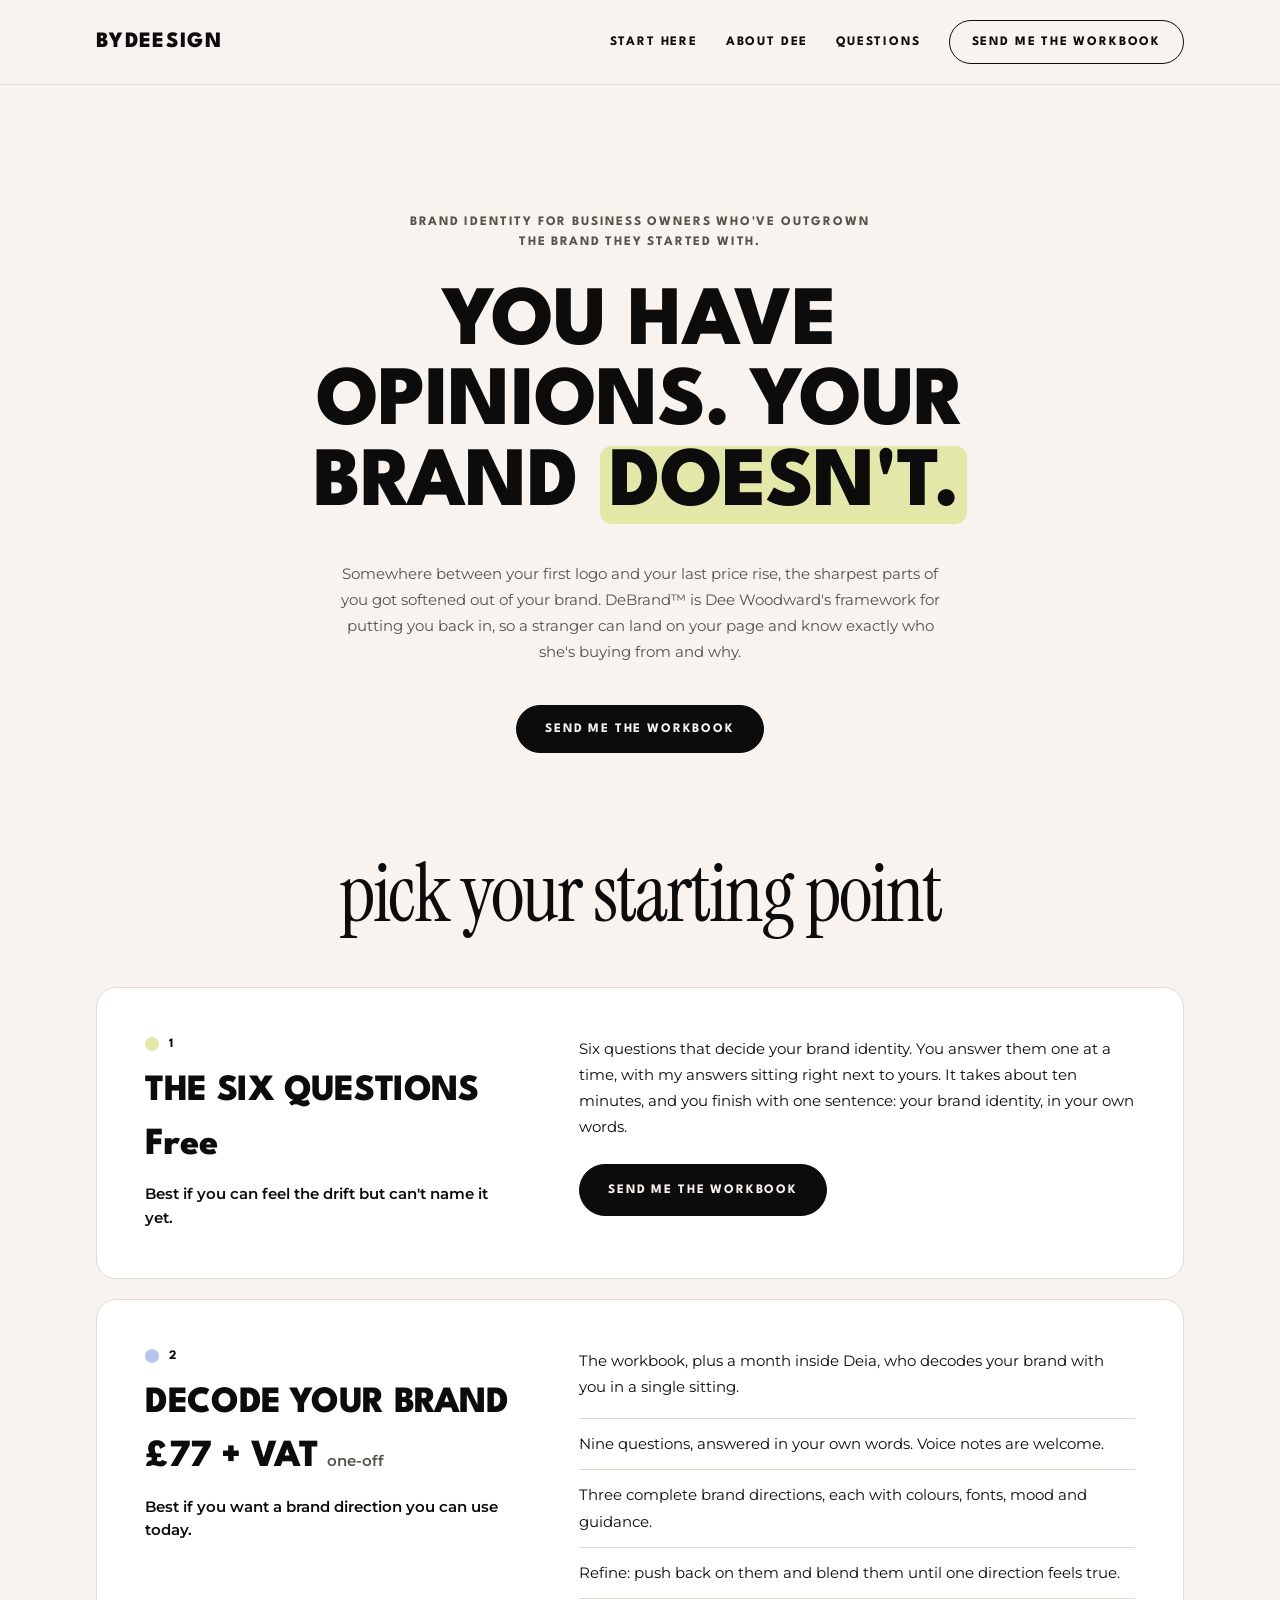
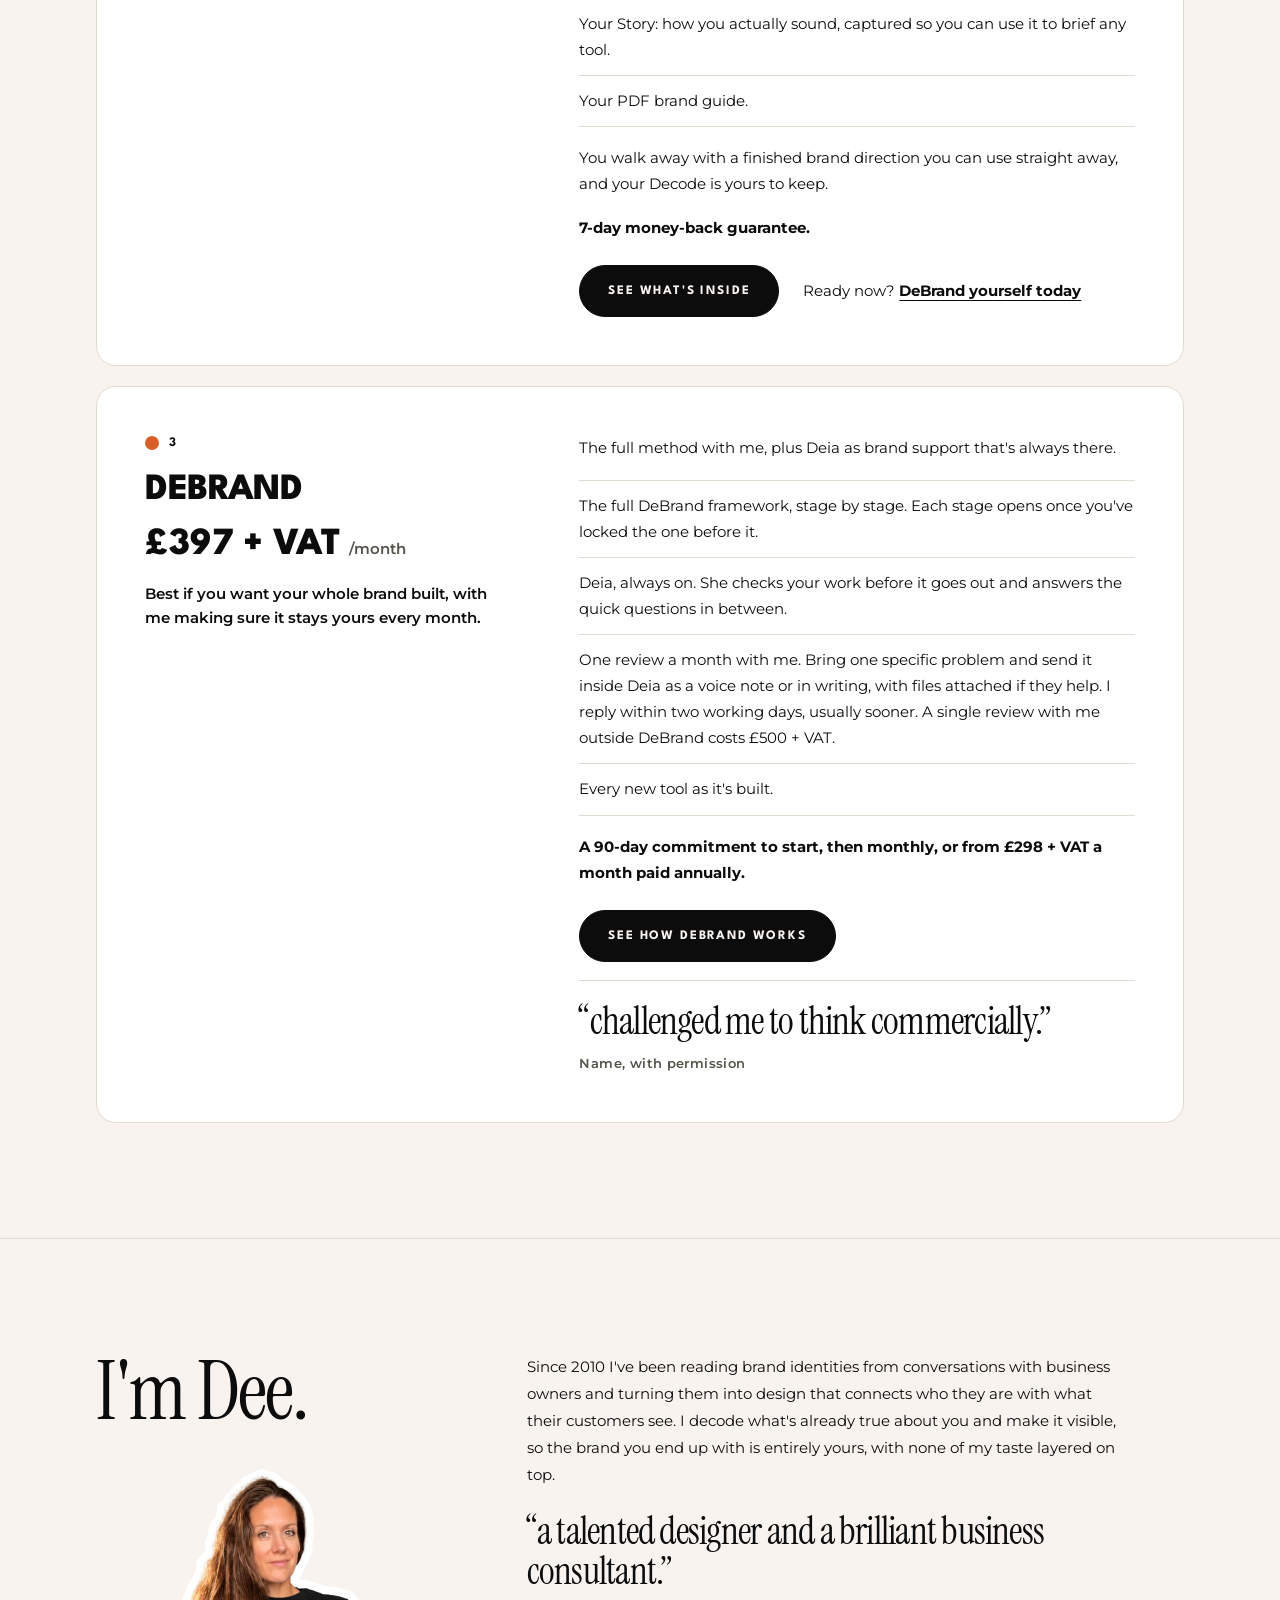
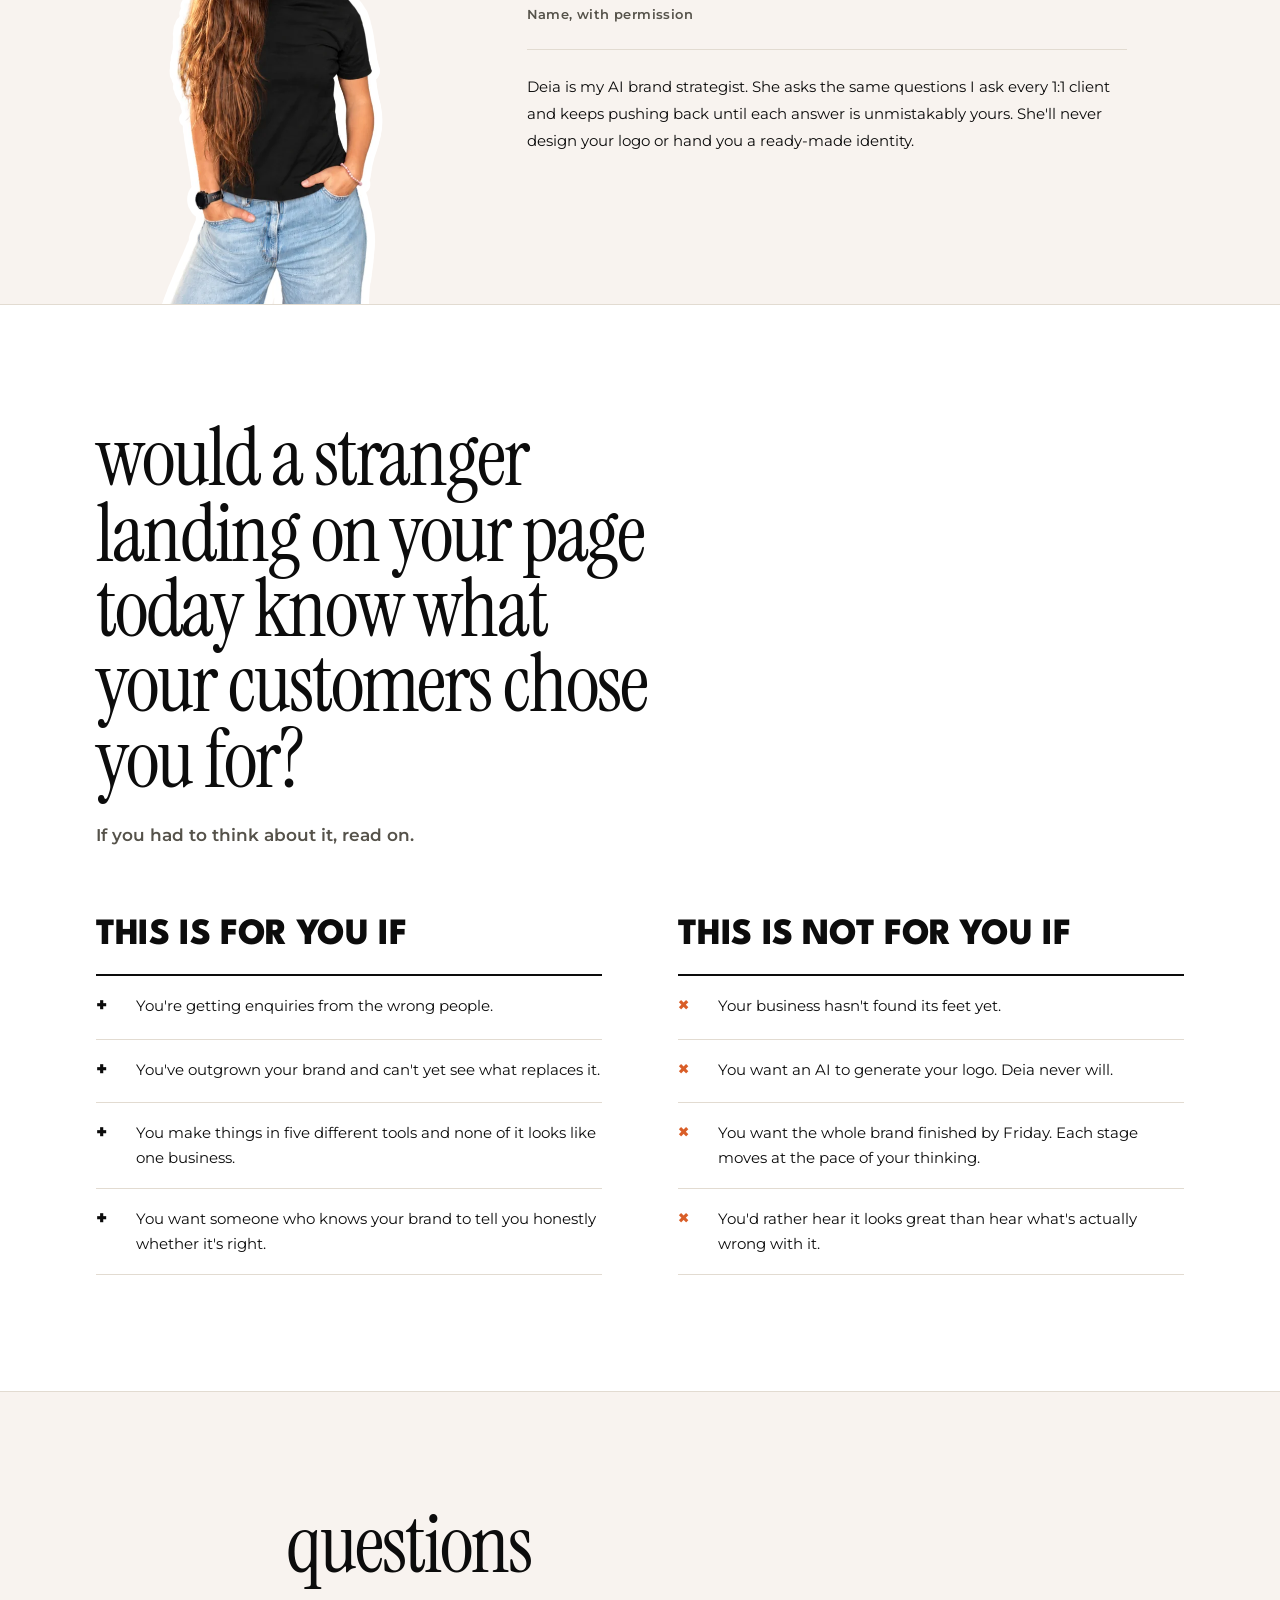
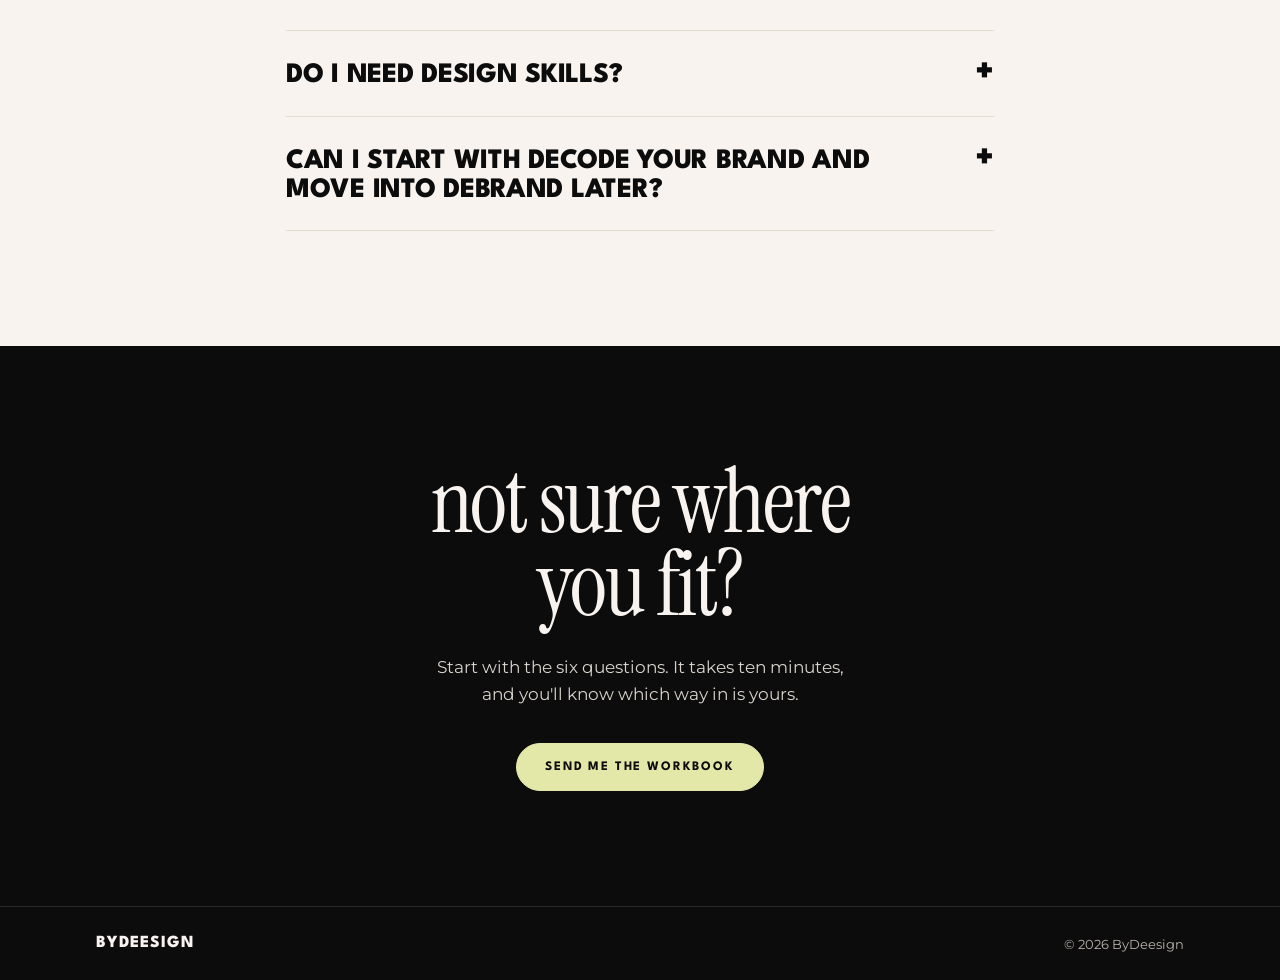
<file: index.html>
<!doctype html>
<html lang="en-GB">
<head>
<meta charset="utf-8">
<meta name="viewport" content="width=device-width, initial-scale=1, viewport-fit=cover">
<title>DeBrand by ByDeesign</title>
<meta name="description" content="Brand identity for business owners who've outgrown the brand they started with.">
<meta name="theme-color" content="#F8F3EF">
<link rel="preconnect" href="https://fonts.googleapis.com">
<link rel="stylesheet" href="https://fonts.googleapis.com/css2?family=Instrument+Serif:ital@0;1&family=League+Spartan:wght@700;800&family=Montserrat:wght@400;500;600;700&display=swap">
<link rel="stylesheet" href="/style.css">
</head>
<body>

<header class="top" id="top">
  <div class="wrap">
    <a class="logo" href="/" aria-label="ByDeesign">ByDeesign</a>
    <nav aria-label="Page">
      <a class="link" href="/#start">Start here</a>
      <a class="link" href="/#about">About Dee</a>
      <a class="link" href="/#faq">Questions</a>
      <a class="btn ghost" href="https://letters.bydeesign.com/">Send me the workbook</a>
    </nav>
  </div>
</header>

<main>
  <section class="hero">
    <div class="wrap">
      <p class="eyebrow">Brand identity for business owners who've outgrown the brand they started with.</p>
      <h1 class="caps">You have opinions. Your brand <span class="hl">doesn't.</span></h1>
      <p class="lede">Somewhere between your first logo and your last price rise, the sharpest parts of you got softened out of your brand. DeBrand™ is Dee Woodward's framework for putting you back in, so a stranger can land on your page and know exactly who she's buying from and why.</p>
      <a class="btn" href="https://letters.bydeesign.com/">Send me the workbook</a>
    </div>
  </section>

  <section class="start" id="start">
    <div class="wrap">
      <div class="start-head"><h2 class="d">pick your starting point</h2></div>
      <div class="offers">
        <article class="offer free" id="workbook">
          <div>
            <span class="chip">1</span>
            <h3>The Six Questions</h3>
            <div class="price"><strong>Free</strong></div>
            <p class="best">Best if you can feel the drift but can't name it yet.</p>
          </div>
          <div class="right">
            <p>Six questions that decide your brand identity. You answer them one at a time, with my answers sitting right next to yours. It takes about ten minutes, and you finish with one sentence: your brand identity, in your own words.</p>
            <div class="links"><a class="btn" href="https://letters.bydeesign.com/">Send me the workbook</a></div>
          </div>
        </article>

        <article class="offer decode" id="decode">
          <div>
            <span class="chip">2</span>
            <h3>Decode Your Brand</h3>
            <div class="price"><strong>£77 + VAT</strong><span>one-off</span></div>
            <p class="best">Best if you want a brand direction you can use today.</p>
          </div>
          <div class="right">
            <p>The workbook, plus a month inside Deia, who decodes your brand with you in a single sitting.</p>
            <ul>
              <li>Nine questions, answered in your own words. Voice notes are welcome.</li>
              <li>Three complete brand directions, each with colours, fonts, mood and guidance.</li>
              <li>Refine: push back on them and blend them until one direction feels true.</li>
              <li>Your Story: how you actually sound, captured so you can use it to brief any tool.</li>
              <li>Your PDF brand guide.</li>
            </ul>
            <p>You walk away with a finished brand direction you can use straight away, and your Decode is yours to keep.</p>
            <p class="fine">7-day money-back guarantee.</p>
            <div class="links">
              <a class="btn" href="/decode/">See what's inside</a>
              <span>Ready now? <a class="plain" href="https://deia.bydeesign.com">DeBrand yourself today</a></span>
            </div>
          </div>
        </article>

        <article class="offer full" id="debrand">
          <div>
            <span class="chip">3</span>
            <h3>DeBrand</h3>
            <div class="price"><strong>£397 + VAT</strong><span>/month</span></div>
            <p class="best">Best if you want your whole brand built, with me making sure it stays yours every month.</p>
          </div>
          <div class="right">
            <p>The full method with me, plus Deia as brand support that's always there.</p>
            <ul>
              <li>The full DeBrand framework, stage by stage. Each stage opens once you've locked the one before it.</li>
              <li>Deia, always on. She checks your work before it goes out and answers the quick questions in between.</li>
              <li>One review a month with me. Bring one specific problem and send it inside Deia as a voice note or in writing, with files attached if they help. I reply within two working days, usually sooner. A single review with me outside DeBrand costs £500 + VAT.</li>
              <li>Every new tool as it's built.</li>
            </ul>
            <p class="fine">A 90-day commitment to start, then monthly, or from £298 + VAT a month paid annually.</p>
            <div class="links"><a class="btn" href="/debrand/">See how DeBrand works</a></div>
            <div class="quote"><q>Challenged me to think commercially.</q><cite>Name, with permission</cite></div>
          </div>
        </article>
      </div>
    </div>
  </section>

  <section class="about" id="about">
    <div class="wrap about-grid">
      <h2 class="d keep">I'm Dee.</h2><img class="dee-photo" src="/images/dee.webp" alt="Dee Woodward, founder of ByDeesign" width="700" height="875">
      <div class="text">
        <p>Since 2010 I've been reading brand identities from conversations with business owners and turning them into design that connects who they are with what their customers see. I decode what's already true about you and make it visible, so the brand you end up with is entirely yours, with none of my taste layered on top.</p>
        <div><q>A talented designer and a brilliant business consultant.</q><cite>Name, with permission</cite></div>
        <p class="deia">Deia is my AI brand strategist. She asks the same questions I ask every 1:1 client and keeps pushing back until each answer is unmistakably yours. She'll never design your logo or hand you a ready-made identity.</p>
      </div>
    </div>
  </section>

  <section class="fit">
    <div class="wrap">
      <h2 class="d">would a stranger landing on your page today know what your customers chose you for?</h2>
      <p class="follow">If you had to think about it, read on.</p>
      <div class="cols">
        <div class="col yes">
          <h3>This is for you if</h3>
          <ul>
            <li>You're getting enquiries from the wrong people.</li>
            <li>You've outgrown your brand and can't yet see what replaces it.</li>
            <li>You make things in five different tools and none of it looks like one business.</li>
            <li>You want someone who knows your brand to tell you honestly whether it's right.</li>
          </ul>
        </div>
        <div class="col no">
          <h3>This is not for you if</h3>
          <ul>
            <li>Your business hasn't found its feet yet.</li>
            <li>You want an AI to generate your logo. Deia never will.</li>
            <li>You want the whole brand finished by Friday. Each stage moves at the pace of your thinking.</li>
            <li>You'd rather hear it looks great than hear what's actually wrong with it.</li>
          </ul>
        </div>
      </div>
    </div>
  </section>

  <section class="faq" id="faq">
    <div class="wrap narrow">
      <h2 class="d">questions</h2>
      <details>
        <summary>Do I need design skills?</summary>
        <p>No. Every stage is guided.</p>
      </details>
      <details>
        <summary>Can I start with Decode Your Brand and move into DeBrand later?</summary>
        <p>Yes. You can join DeBrand from inside Deia at any time.</p>
      </details>
    </div>
  </section>

  <section class="final">
    <div class="wrap">
      <h2 class="d">not sure where you fit?</h2>
      <p>Start with the six questions. It takes ten minutes, and you'll know which way in is yours.</p>
      <a class="btn" href="https://letters.bydeesign.com/">Send me the workbook</a>
    </div>
  </section>
</main>

<footer>
  <div class="wrap">
    <a class="logo" href="/" aria-label="ByDeesign">ByDeesign</a>
    <span>&copy; 2026 ByDeesign</span>
  </div>
</footer>

</body>
</html>
</file>
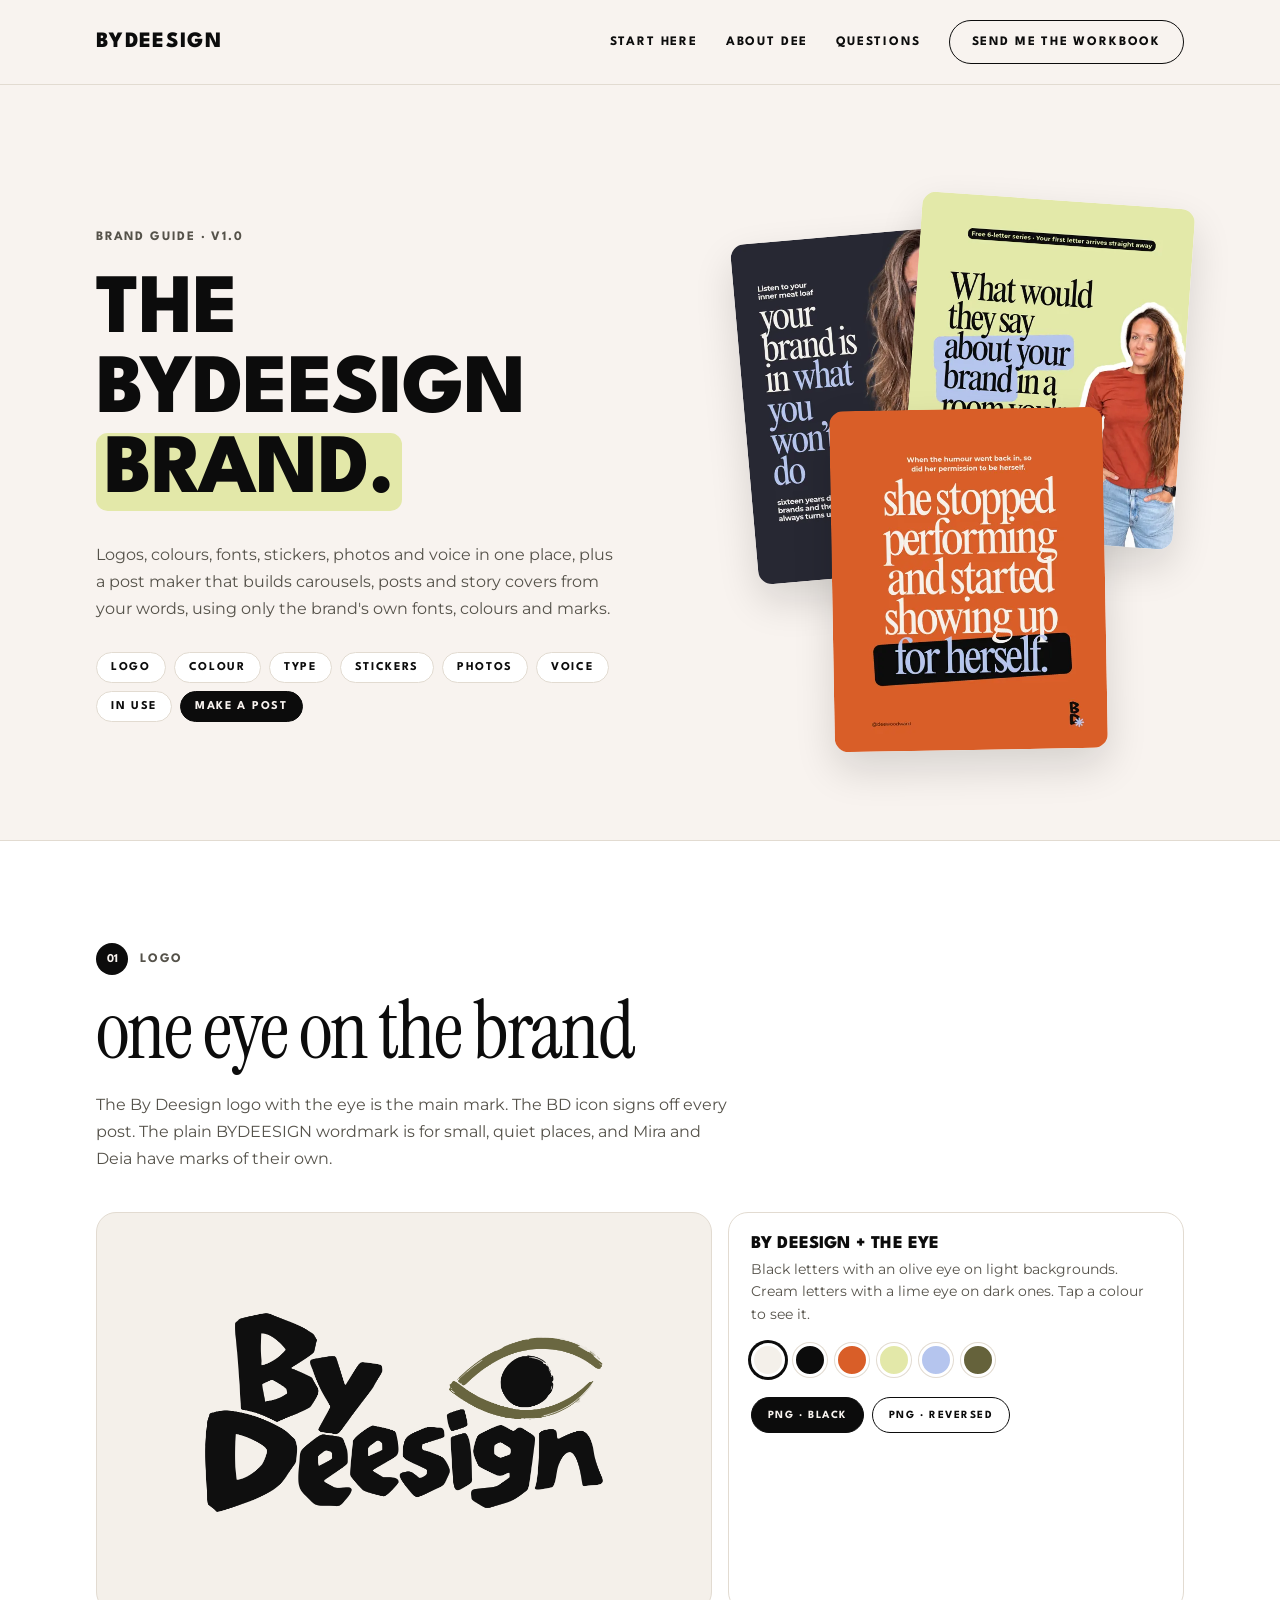
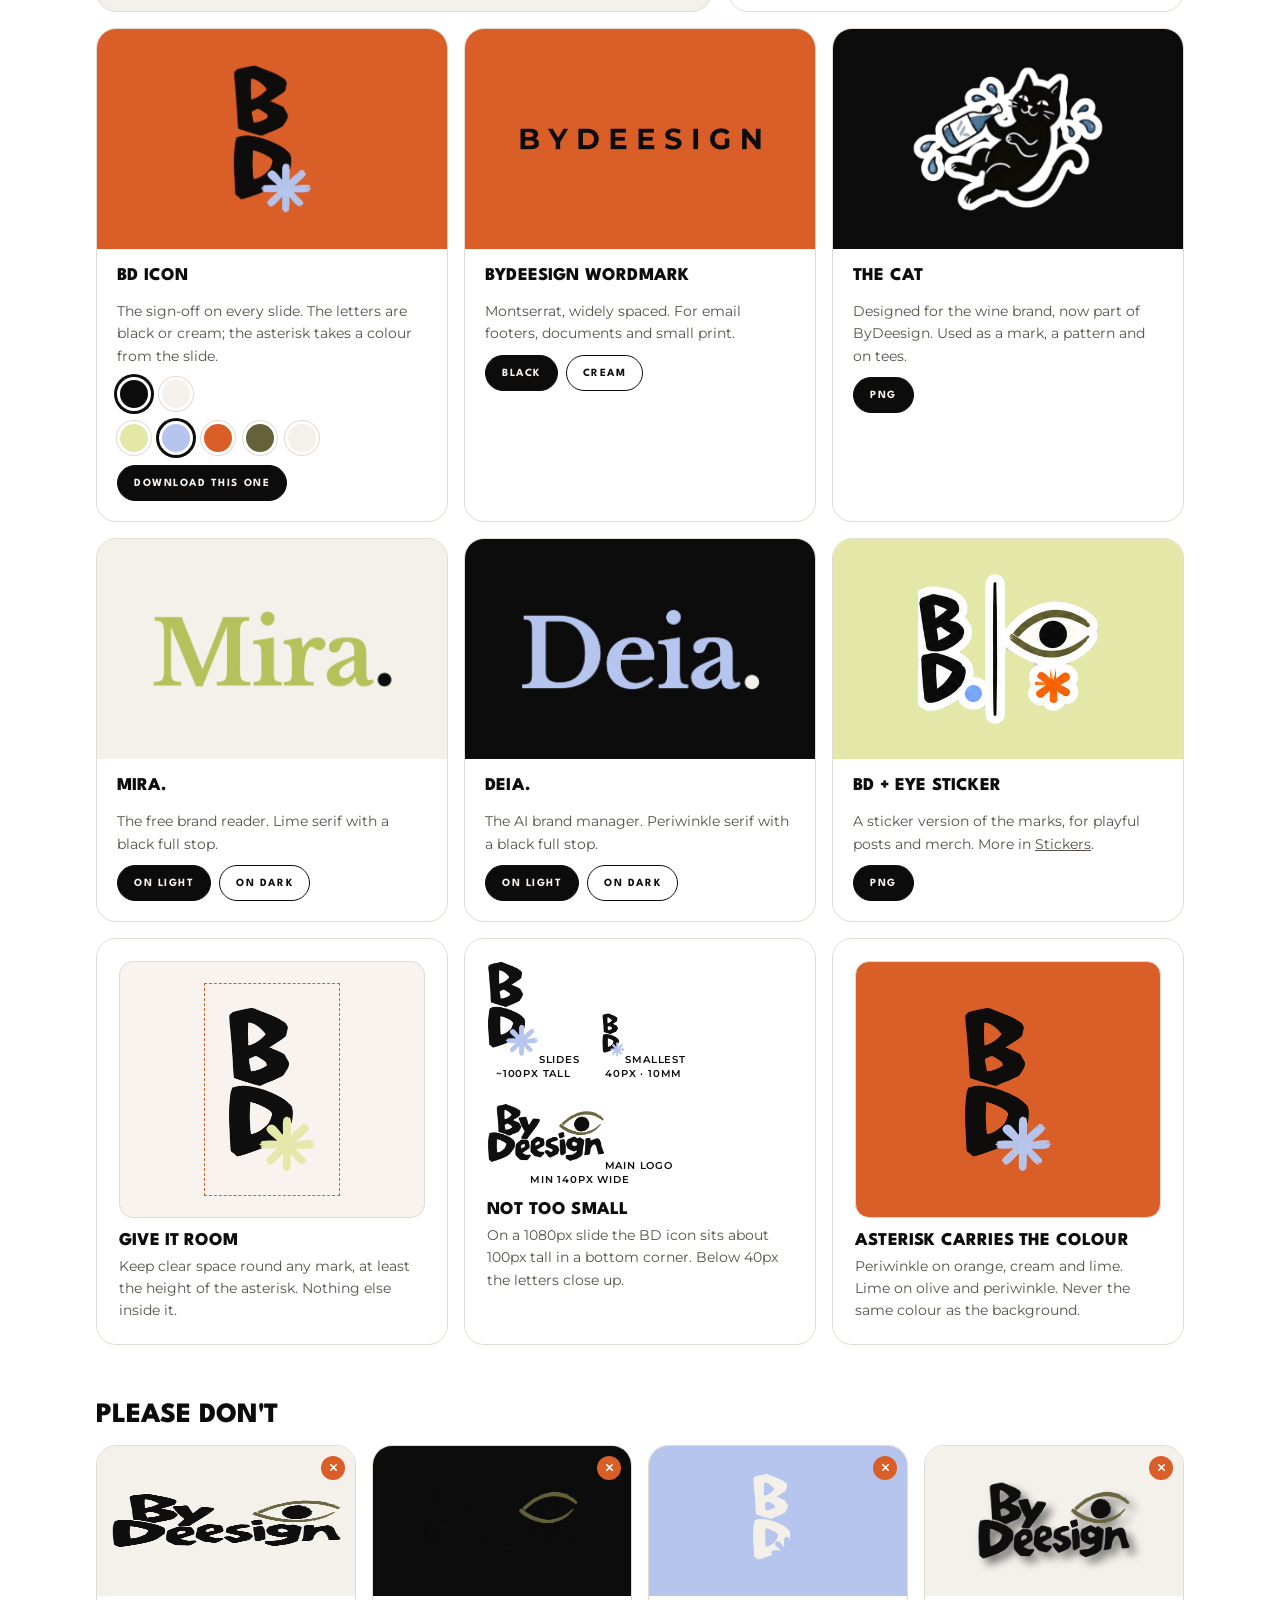
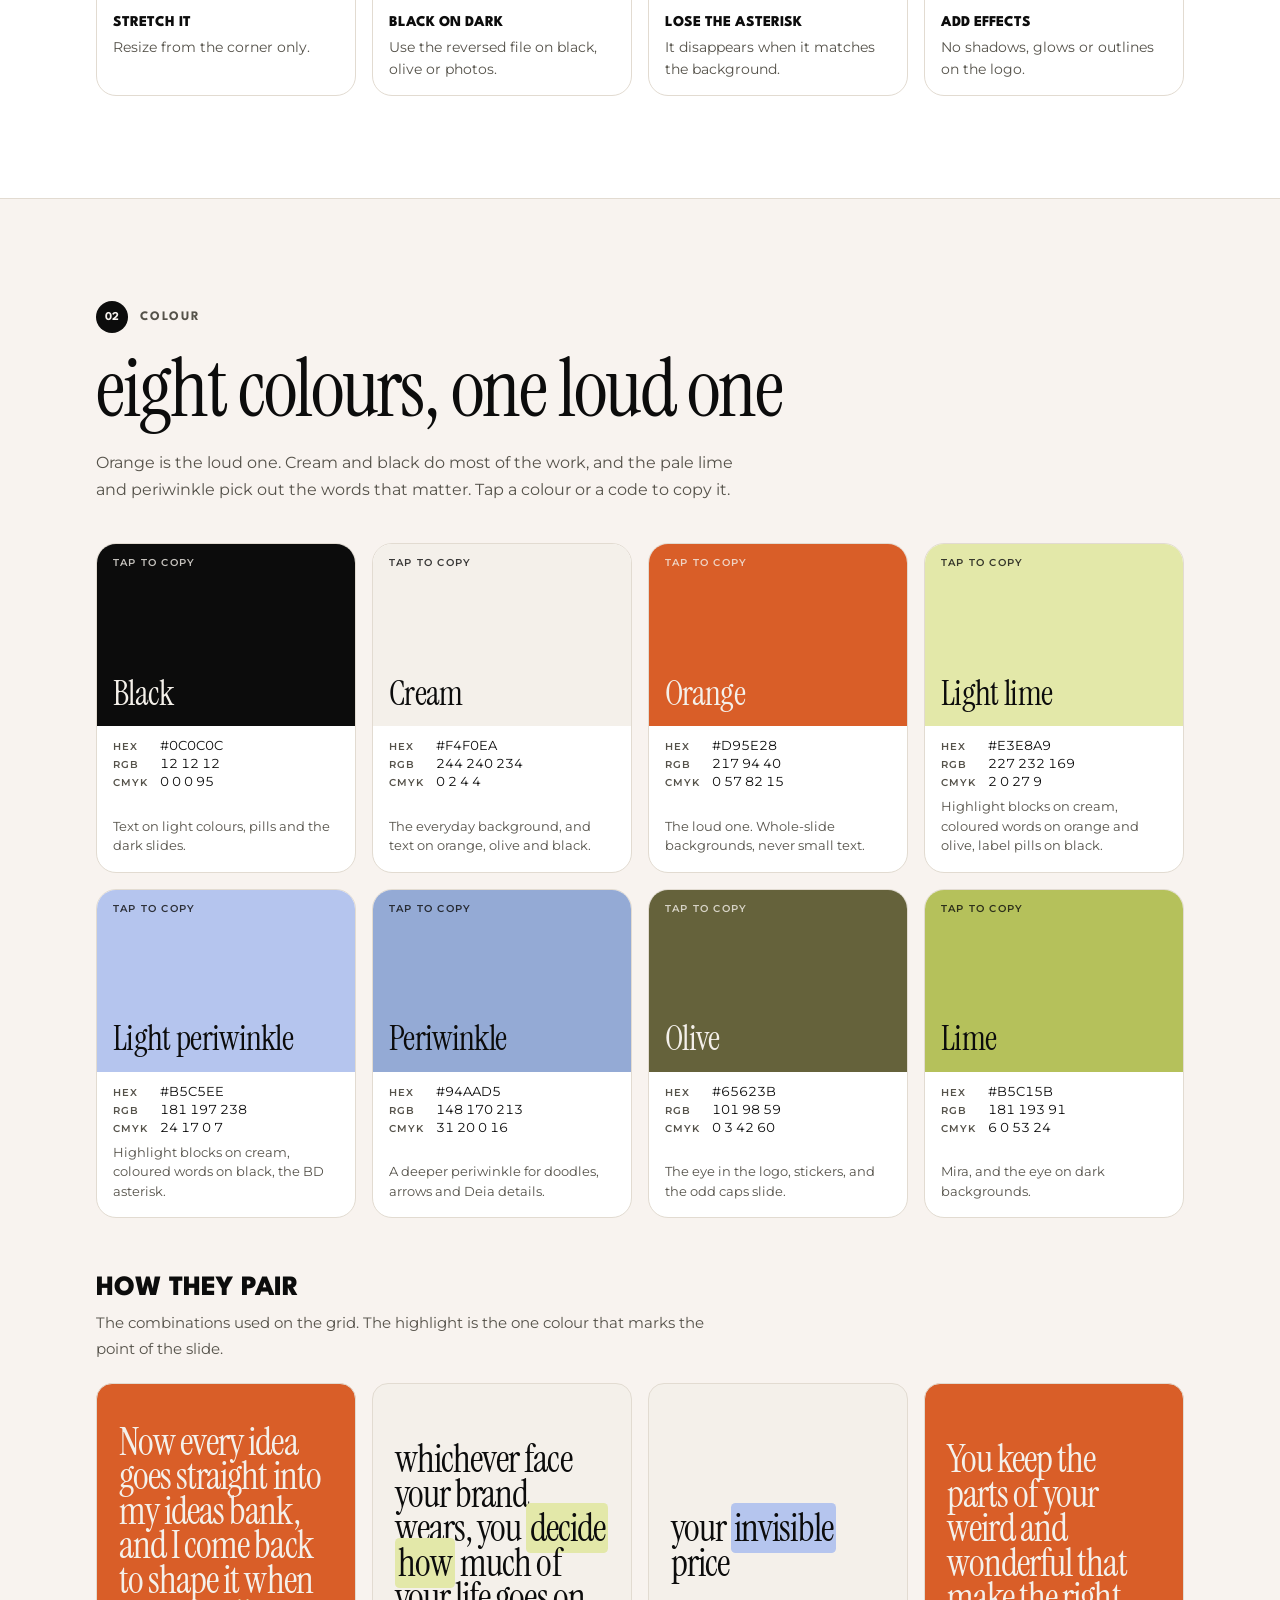
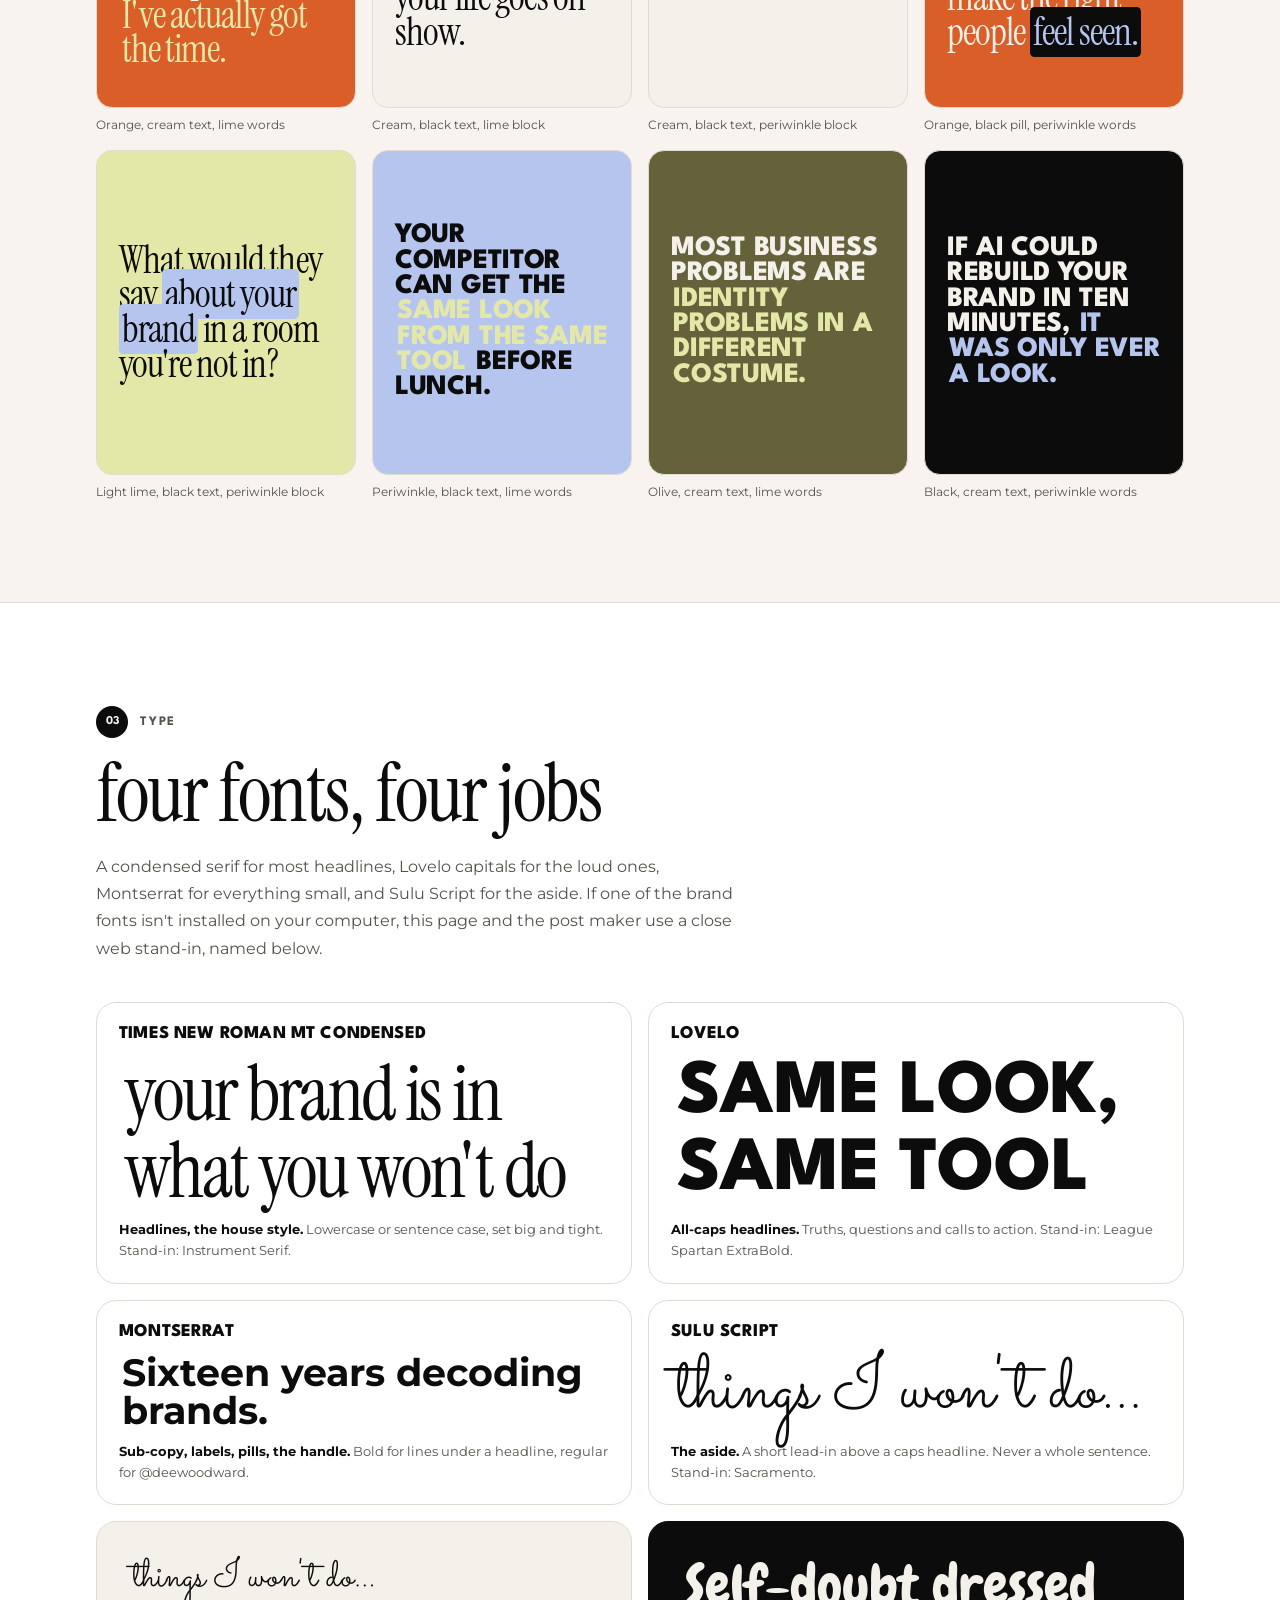
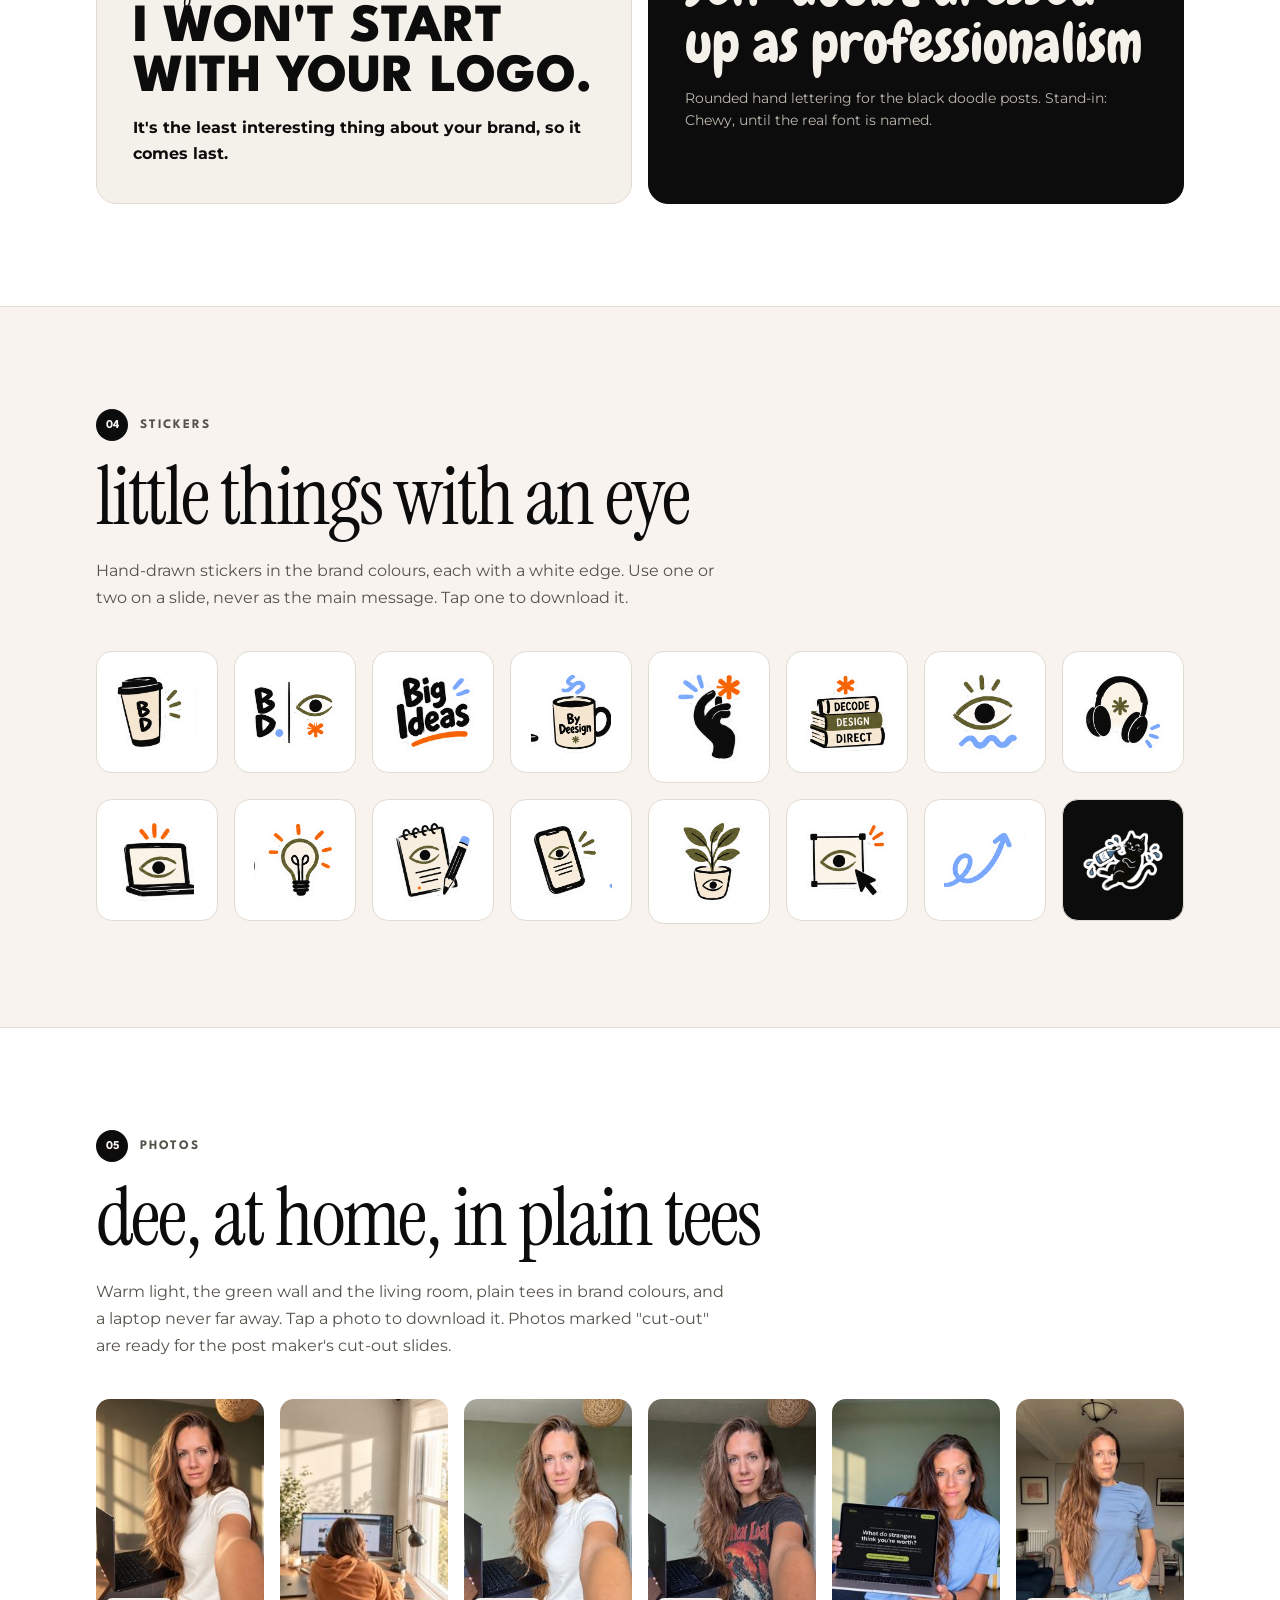
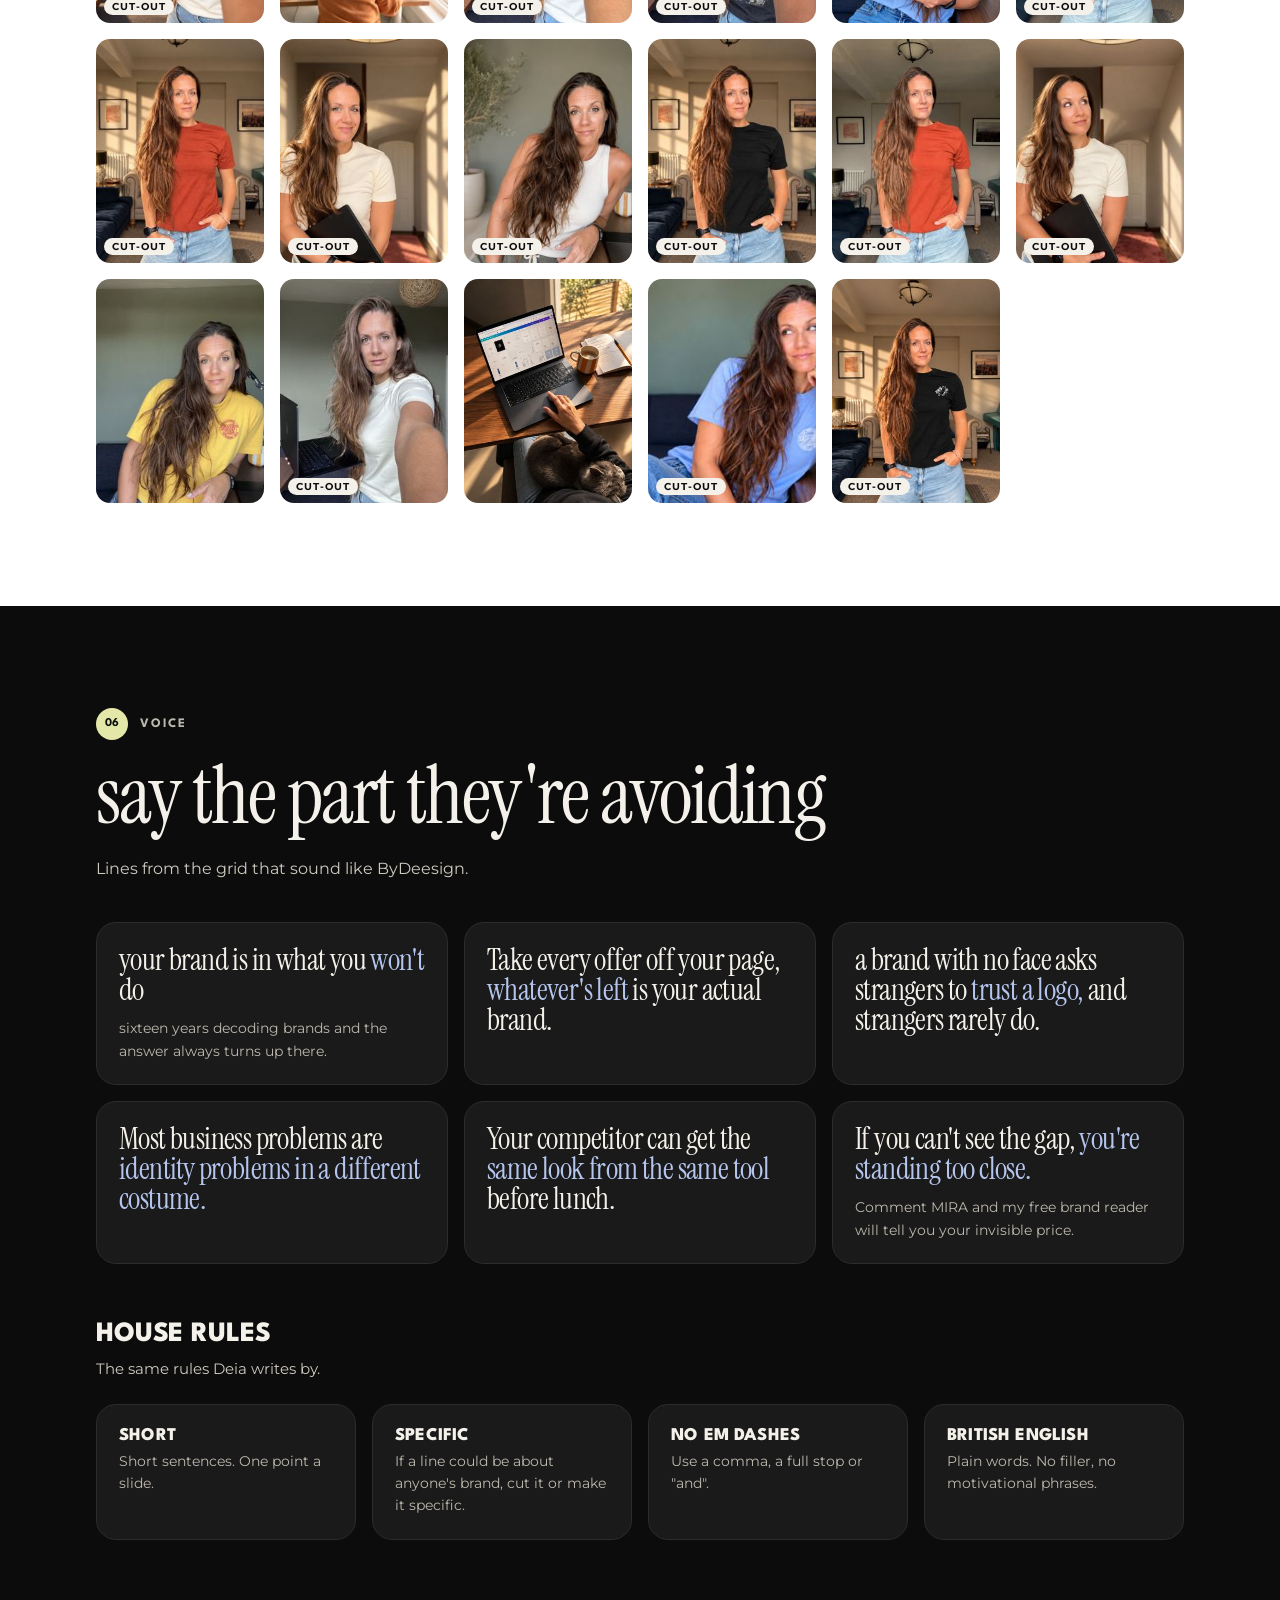
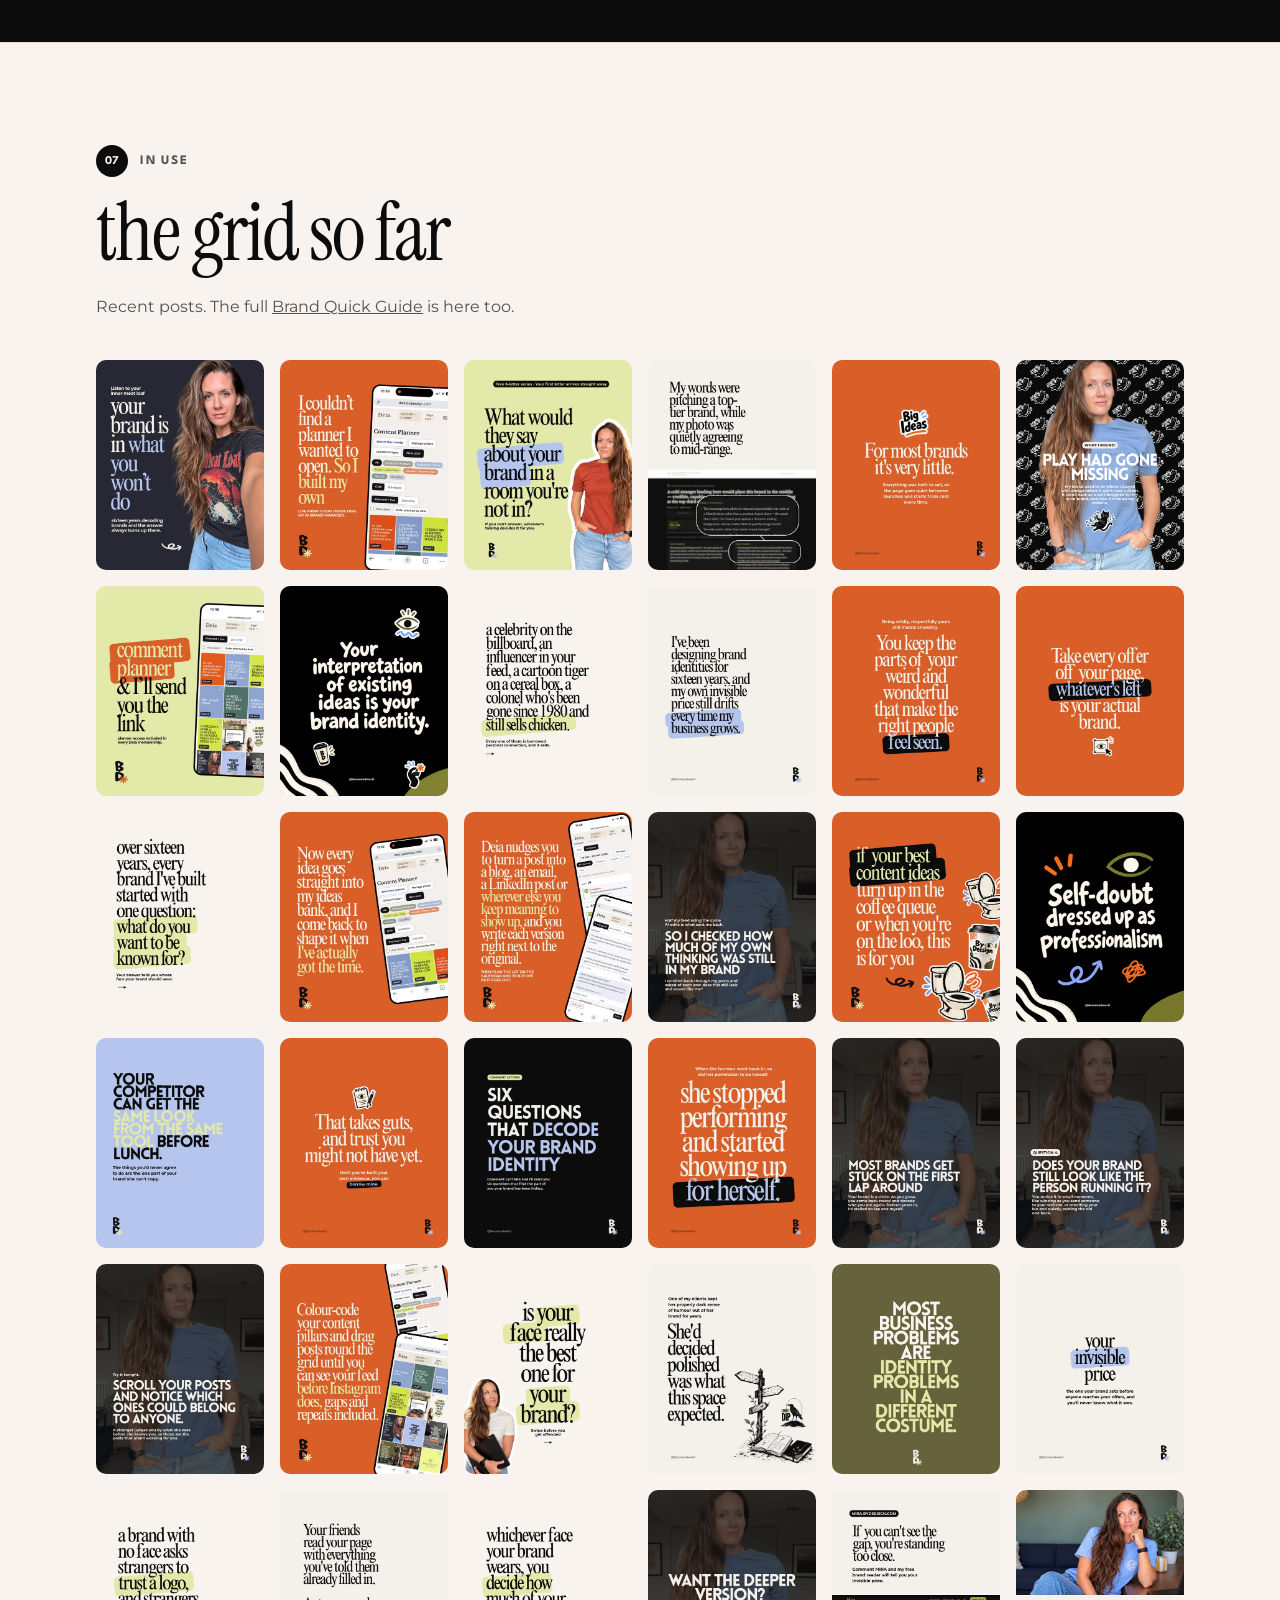
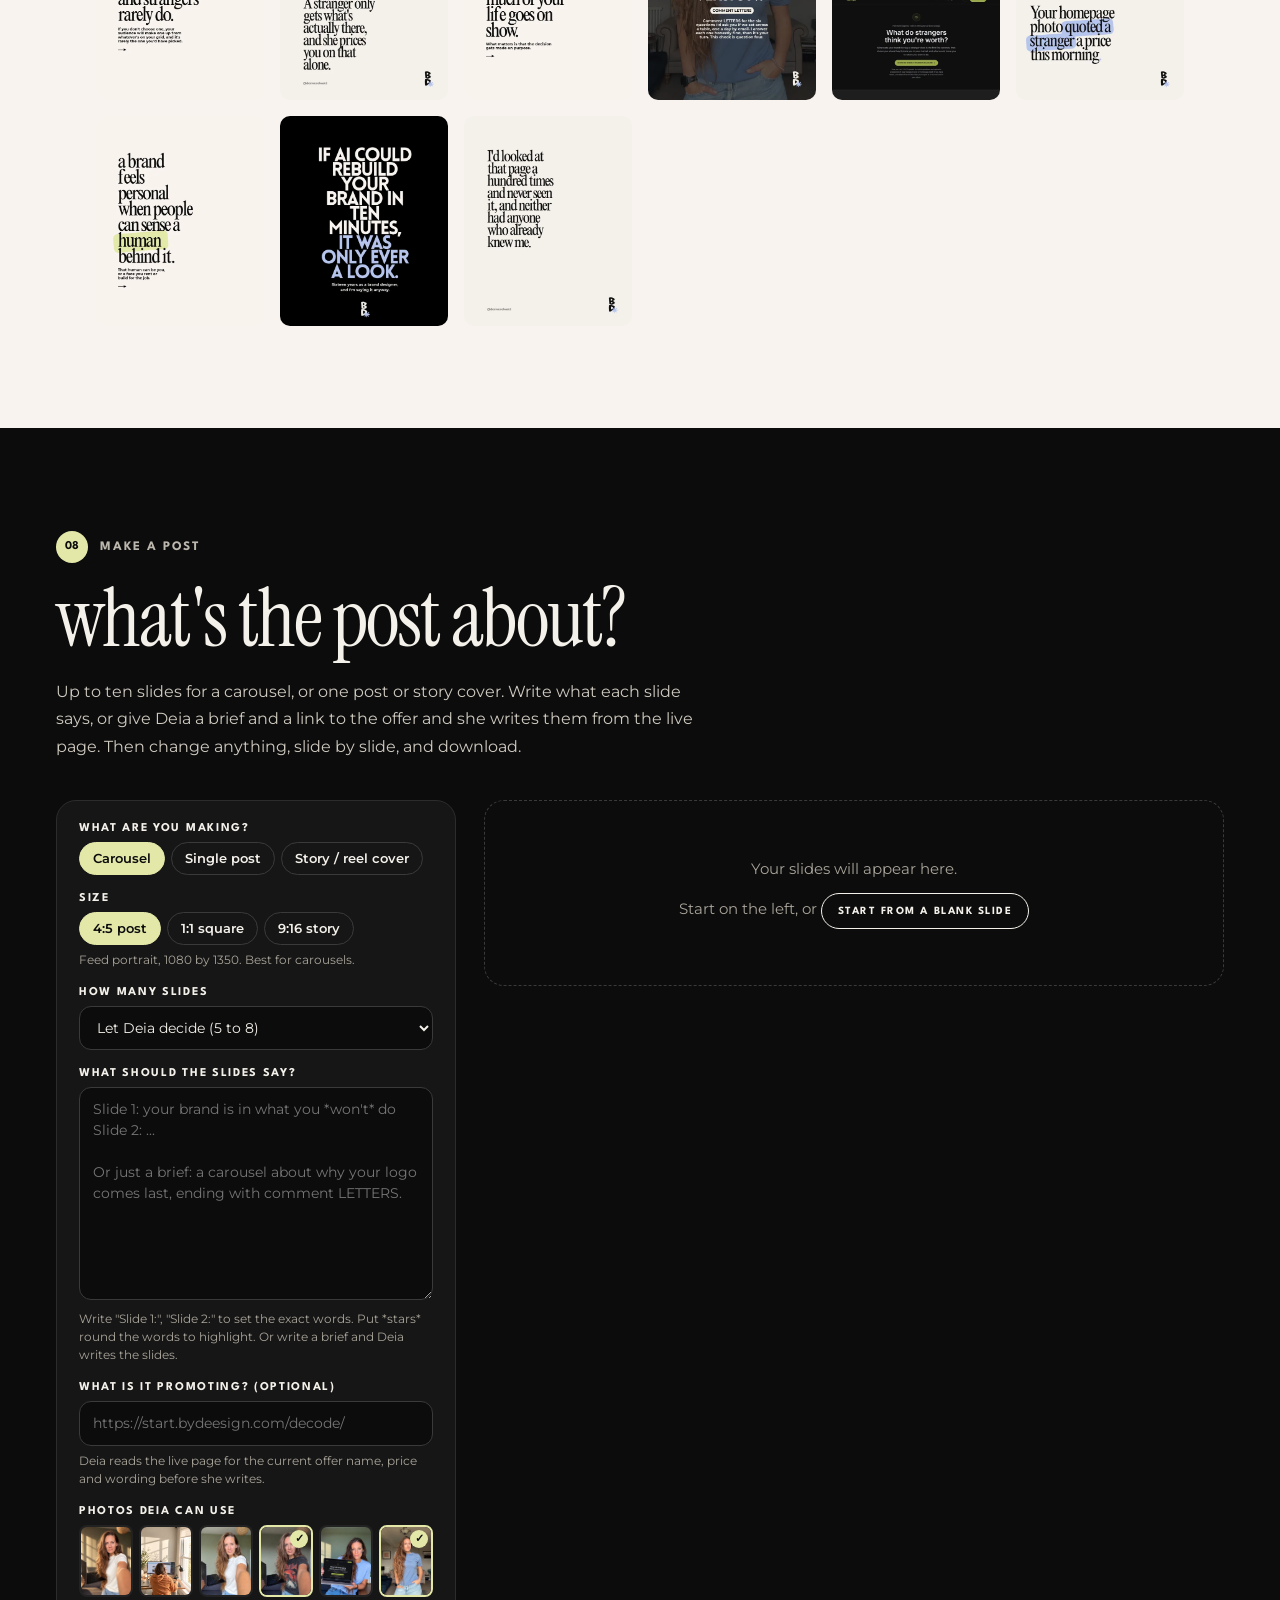
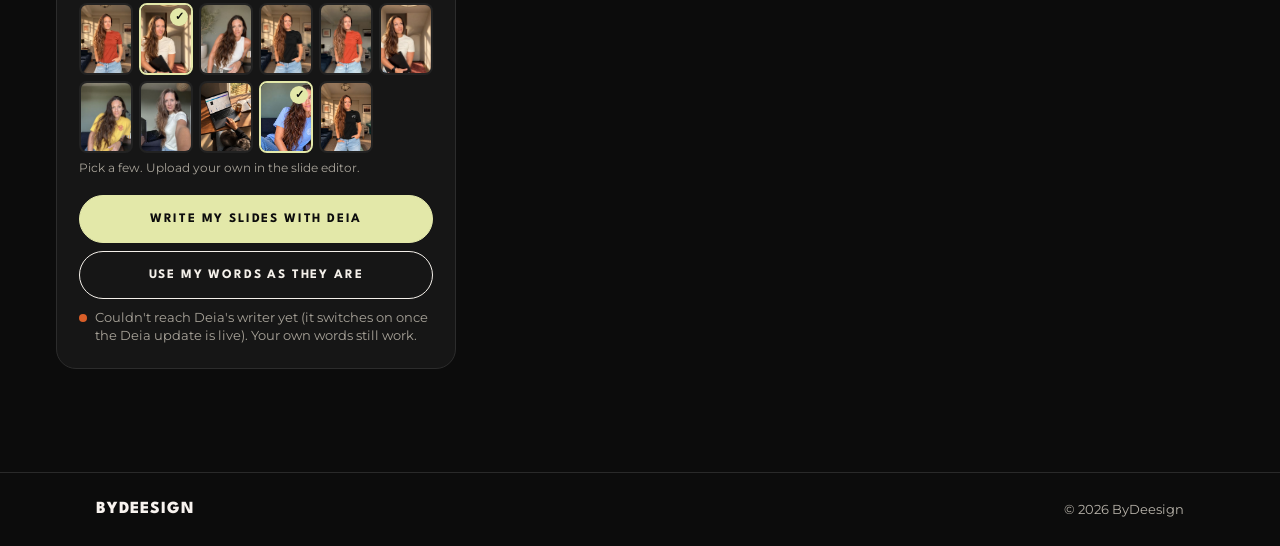
<file: brand/index.html>
<!doctype html>
<html lang="en-GB">
<head>
<meta charset="utf-8">
<meta name="viewport" content="width=device-width, initial-scale=1, viewport-fit=cover">
<meta name="robots" content="noindex, nofollow">
<title>ByDeesign Brand Guide</title>
<meta name="description" content="The ByDeesign brand guide: logos, colour, type, stickers, photos, voice and a post maker for Instagram carousels, posts and stories.">
<meta name="theme-color" content="#F8F3EF">
<link rel="icon" href="/brand/assets/logos/bd-black-lime.png">
<link rel="preload" href="/brand/assets/fonts/instrument-serif-latin-400-normal.woff2" as="font" type="font/woff2" crossorigin>
<link rel="preload" href="/brand/assets/fonts/league-spartan-latin-800-normal.woff2" as="font" type="font/woff2" crossorigin>
<link rel="stylesheet" href="/style.css">
<style>
/* Brand fonts. If Dee's own fonts are installed on the computer they are used;
   otherwise the web stand-ins load. Same names are used by the post maker. */
@font-face{font-family:"BYD Serif";src:local("Times New Roman MT Condensed"),local("TimesNewRomanMTStd-Cond"),local("TimesNewRomanMT-Condensed"),url(/brand/assets/fonts/instrument-serif-latin-400-normal.woff2) format("woff2");font-weight:400;font-display:swap}
@font-face{font-family:"BYD Caps";src:local("Lovelo Black"),local("Lovelo-Black"),local("Lovelo"),url(/brand/assets/fonts/league-spartan-latin-800-normal.woff2) format("woff2");font-weight:800;font-display:swap}
@font-face{font-family:"BYD Body";src:url(/brand/assets/fonts/montserrat-latin-400-normal.woff2) format("woff2");font-weight:400;font-display:swap}
@font-face{font-family:"BYD Body";src:url(/brand/assets/fonts/montserrat-latin-500-normal.woff2) format("woff2");font-weight:500;font-display:swap}
@font-face{font-family:"BYD Body";src:url(/brand/assets/fonts/montserrat-latin-600-normal.woff2) format("woff2");font-weight:600;font-display:swap}
@font-face{font-family:"BYD Body";src:url(/brand/assets/fonts/montserrat-latin-700-normal.woff2) format("woff2");font-weight:700;font-display:swap}
@font-face{font-family:"BYD Script";src:local("Sulu Script"),local("SuluScript"),local("Sulu Script Regular"),url(/brand/assets/fonts/sacramento-latin-400-normal.woff2) format("woff2");font-weight:400;font-display:swap}
@font-face{font-family:"BYD Round";src:url(/brand/assets/fonts/chewy-latin-400-normal.woff2) format("woff2");font-weight:400;font-display:swap}
@font-face{font-family:"Instrument Serif";src:url(/brand/assets/fonts/instrument-serif-latin-400-normal.woff2) format("woff2");font-weight:400;font-display:swap}
@font-face{font-family:"League Spartan";src:url(/brand/assets/fonts/league-spartan-latin-800-normal.woff2) format("woff2");font-weight:800;font-display:swap}
@font-face{font-family:"League Spartan";src:url(/brand/assets/fonts/league-spartan-latin-700-normal.woff2) format("woff2");font-weight:700;font-display:swap}
@font-face{font-family:"Montserrat";src:url(/brand/assets/fonts/montserrat-latin-400-normal.woff2) format("woff2");font-weight:400;font-display:swap}
@font-face{font-family:"Montserrat";src:url(/brand/assets/fonts/montserrat-latin-500-normal.woff2) format("woff2");font-weight:500;font-display:swap}
@font-face{font-family:"Montserrat";src:url(/brand/assets/fonts/montserrat-latin-600-normal.woff2) format("woff2");font-weight:600;font-display:swap}
@font-face{font-family:"Montserrat";src:url(/brand/assets/fonts/montserrat-latin-700-normal.woff2) format("woff2");font-weight:700;font-display:swap}

:root{--k:#0C0C0C;--cr:#F4F0EA;--or:#D95E28;--ll:#E3E8A9;--pl:#B5C5EE;--pd:#94AAD5;--ol:#65623B;--li:#B5C15B;--r:20px}
.bg{padding-block:clamp(64px,8vw,112px);border-top:1px solid var(--rule)}
.bg.dark{background:var(--k);color:var(--cr);border-top:0}
.bg.paper{background:var(--paper)}
.num{font-family:var(--caps);font-weight:700;font-size:13px;letter-spacing:.14em;text-transform:uppercase;color:var(--muted);display:flex;gap:12px;align-items:center;margin-bottom:18px}
.dark .num{color:#BDB8AE}
.num b{display:inline-grid;place-items:center;min-width:32px;height:32px;border-radius:50%;background:var(--ink);color:var(--cream);font-size:12px;letter-spacing:0}
.dark .num b{background:var(--ll);color:var(--k)}
h2.d{font-size:clamp(48px,6.4vw,92px)}
.intro{font-size:16px;line-height:1.7;color:var(--muted);max-width:640px;margin-top:22px}
.dark .intro{color:#CFCAC0}
h3.t{font-family:var(--caps);font-weight:800;text-transform:uppercase;font-size:clamp(20px,2.2vw,28px);letter-spacing:-.005em;line-height:1;margin:56px 0 8px}
h3.t+p{color:var(--muted);font-size:15px;line-height:1.7;max-width:640px;margin-bottom:22px}
.dark h3.t+p{color:#CFCAC0}
.grid{display:grid;gap:16px}
.card{background:var(--paper);border:1px solid var(--rule);border-radius:var(--r);padding:22px}
.dark .card{background:#1A1A1A;border-color:#2C2C2C}
.card h4{font-family:var(--caps);font-weight:800;text-transform:uppercase;font-size:18px;margin:0 0 6px;letter-spacing:.01em}
.card p{font-size:14px;line-height:1.6;color:var(--muted);margin:0}
.dark .card p{color:#BDB8AE}
.btn.sm{min-height:36px;padding:8px 16px;font-size:11px}
.btn.lime{background:var(--ll);border-color:var(--ll);color:var(--k)}
.btn.lime:hover{background:transparent;color:var(--ll)}
.dark .btn.ghost{color:var(--cr);border-color:var(--cr)}
.dark .btn.ghost:hover{background:var(--cr);color:var(--k)}
.btn[disabled]{opacity:.45;pointer-events:none}
.row{display:flex;gap:8px;flex-wrap:wrap;align-items:center}
.chip-btn{width:34px;height:34px;border-radius:50%;border:3px solid var(--paper);box-shadow:0 0 0 1px var(--rule);cursor:pointer;padding:0}
.chip-btn.on{box-shadow:0 0 0 3px var(--ink)}
.dark .chip-btn{border-color:#1A1A1A}
.dark .chip-btn.on{box-shadow:0 0 0 3px var(--cr)}

/* hero */
.bhero{padding-block:clamp(64px,9vw,128px) clamp(56px,7vw,96px)}
.bhero .wrap{display:grid;grid-template-columns:1.1fr .9fr;gap:48px;align-items:center}
.bhero h1{font-size:clamp(46px,6.6vw,96px);max-width:12ch}
.bhero .lede{font-size:16px;line-height:1.7;color:var(--muted);max-width:520px;margin:28px 0 30px}
.bhero .art{position:relative;aspect-ratio:4/5;max-width:440px;width:100%;justify-self:end}
.bhero .art img{position:absolute;border-radius:14px;box-shadow:0 18px 40px rgba(12,12,12,.14);width:62%}
.bhero .art img:nth-child(1){left:0;top:6%;transform:rotate(-5deg)}
.bhero .art img:nth-child(2){right:0;top:0;transform:rotate(4deg)}
.bhero .art img:nth-child(3){left:20%;bottom:0;transform:rotate(-1deg)}
.jump{display:flex;flex-wrap:wrap;gap:8px}
.jump a{font-family:var(--caps);font-weight:700;font-size:12px;letter-spacing:.14em;text-transform:uppercase;text-decoration:none;border:1px solid var(--rule);background:var(--paper);border-radius:999px;padding:9px 14px}
.jump a:hover{border-color:var(--ink)}
.jump a.go{background:var(--ink);color:var(--cream);border-color:var(--ink)}

/* logos */
.logo-main{display:grid;grid-template-columns:1.35fr 1fr;gap:16px;margin-top:40px}
.lstage{border-radius:var(--r);border:1px solid var(--rule);min-height:400px;display:grid;place-items:center;padding:40px;transition:background .25s}
.lstage img{width:76%;max-width:460px}
.variants{grid-template-columns:repeat(3,1fr);margin-top:16px}
.variant{padding:0;overflow:hidden;display:flex;flex-direction:column}
.variant .art{height:220px;display:grid;place-items:center;transition:background .25s}
.variant .art img{max-height:150px;max-width:70%}
.variant .txt{padding:18px 20px 20px;display:flex;flex-direction:column;gap:10px;flex:1}
.rules{grid-template-columns:repeat(3,1fr);margin-top:16px}
.room{background:var(--cream);border:1px solid var(--rule);border-radius:14px;display:grid;place-items:center;padding:44px 36px;margin-bottom:14px}
.room img{width:90px;outline:1.5px dashed var(--or);outline-offset:22px}
.sizes{display:flex;align-items:flex-end;gap:22px;margin-bottom:14px;flex-wrap:wrap}
.sizes div{font-size:10px;font-weight:600;letter-spacing:.08em;text-transform:uppercase;text-align:center;line-height:1.4}
.sizes img{margin:0 auto 6px}
.donts{grid-template-columns:repeat(4,1fr);margin-top:16px}
.dont{padding:0;overflow:hidden}
.dont .pic{height:150px;display:grid;place-items:center;position:relative}
.dont .pic img{max-height:96px;max-width:60%}
.dont .pic::after{content:"";position:absolute;top:10px;right:10px;width:24px;height:24px;border-radius:50%;background:var(--or) url("data:image/svg+xml,%3Csvg xmlns='http://www.w3.org/2000/svg' viewBox='0 0 24 24' stroke='white' stroke-width='3' stroke-linecap='round'%3E%3Cpath d='M7 7l10 10M17 7L7 17'/%3E%3C/svg%3E") center/13px no-repeat}
.dont p{padding:14px 16px}
.dont p b{display:block;font-family:var(--caps);font-weight:800;text-transform:uppercase;color:var(--ink);font-size:15px;margin-bottom:2px}

/* colour */
.swgrid{grid-template-columns:repeat(4,1fr);margin-top:40px}
.swt{border-radius:var(--r);overflow:hidden;background:var(--paper);border:1px solid var(--rule);display:flex;flex-direction:column}
.swt button.swchip{all:unset;cursor:pointer;height:150px;padding:16px;display:flex;flex-direction:column;justify-content:flex-end;font-family:var(--display);font-size:34px;line-height:.95;letter-spacing:-.02em;position:relative}
.swt button.swchip:focus-visible{outline:3px solid var(--ink);outline-offset:-6px}
.swt button.swchip em{font-style:normal;font-family:var(--body);font-weight:600;font-size:10px;letter-spacing:.12em;text-transform:uppercase;opacity:.8;position:absolute;top:14px;left:16px}
.swt dl{margin:0;padding:12px 16px 8px;font-size:12.5px;display:grid;grid-template-columns:auto 1fr;gap:3px 12px}
.swt dt{font-weight:600;font-size:10px;letter-spacing:.1em;color:var(--muted);padding-top:2px}
.swt dd{margin:0;font-variant-numeric:tabular-nums;cursor:pointer}
.swt dd:hover{text-decoration:underline}
.swt .role{font-size:13px;padding:0 16px 16px;color:var(--muted);line-height:1.5;margin-top:auto}
.pairs{grid-template-columns:repeat(4,1fr);margin-top:16px}
.pair{border-radius:16px;aspect-ratio:4/5;padding:22px;display:flex;flex-direction:column;justify-content:center;border:1px solid var(--rule)}
.pair .h{font-family:var(--display);font-size:clamp(30px,3vw,40px);line-height:.9;letter-spacing:-.025em}
.pair .h span{border-radius:.12em;padding:0 .08em;-webkit-box-decoration-break:clone;box-decoration-break:clone}
.pair small{display:block;margin-top:14px;font-family:var(--body);font-weight:700;font-size:11px;line-height:1.4}
.pair-cap{font-size:12px;color:var(--muted);margin-top:8px;line-height:1.45}
.mix{display:flex;height:42px;border-radius:12px;overflow:hidden;margin-top:16px;border:1px solid var(--rule)}

/* type */
.fontgrid{grid-template-columns:1fr 1fr;margin-top:40px}
.font .spec{padding-left:.08em;font-size:clamp(46px,6vw,80px);line-height:1;margin:14px 0 10px;overflow-wrap:anywhere}
.font .meta{font-size:13px;color:var(--muted);line-height:1.6}
.font .meta b{color:var(--ink)}
.f-caps{font-family:"BYD Caps";font-weight:800;text-transform:uppercase;letter-spacing:-.01em}
.f-serif{font-family:"BYD Serif";letter-spacing:-.03em}
.f-body{font-family:"BYD Body";font-weight:700}
.f-script{font-family:"BYD Script"}
.f-round{font-family:"BYD Round"}
.pairing{margin-top:16px;display:grid;grid-template-columns:1fr 1fr;gap:16px}
.pairing .card{padding:36px}
.won{font-family:"BYD Script";font-size:40px;line-height:1}
.wonc{font-family:"BYD Caps";font-weight:800;text-transform:uppercase;font-size:clamp(36px,4.2vw,58px);line-height:.92;margin:6px 0 12px}

/* stickers & photos */
.stickers{grid-template-columns:repeat(8,1fr);margin-top:40px}
.stk{min-width:0;background:var(--paper);border:1px solid var(--rule);border-radius:16px;aspect-ratio:1;display:grid;place-items:center;padding:12px;cursor:pointer;position:relative}
.stk img{max-width:86%;max-height:86%}
.stk span{position:absolute;bottom:6px;left:0;right:0;text-align:center;font-size:10px;font-weight:600;letter-spacing:.08em;text-transform:uppercase;color:var(--muted);opacity:0;transition:opacity .15s}
.stk:hover span,.stk:focus-visible span{opacity:1}
.photos{grid-template-columns:repeat(6,1fr);margin-top:40px}
.ph{position:relative;border-radius:14px;overflow:hidden;aspect-ratio:3/4;background:#ddd;cursor:pointer;border:0;padding:0}
.ph img{width:100%;height:100%;object-fit:cover}
.ph i{position:absolute;left:8px;bottom:8px;font-style:normal;font-size:9.5px;font-weight:700;letter-spacing:.1em;text-transform:uppercase;background:var(--cr);color:var(--k);border-radius:999px;padding:3px 8px}

/* voice */
.lines{grid-template-columns:repeat(3,1fr);margin-top:40px}
.vline{display:flex;flex-direction:column;gap:12px}
.vline q{font-family:var(--display);font-size:30px;line-height:1;letter-spacing:-.02em;quotes:none;color:var(--cr)}
.vline q b{font-weight:400;color:var(--pl)}
.rules2{grid-template-columns:repeat(4,1fr);margin-top:16px}

/* in use */
.posts{grid-template-columns:repeat(6,1fr);margin-top:40px}
.posts img{width:100%;border-radius:10px;aspect-ratio:4/5;object-fit:cover;background:#ddd}

/* maker */
#make .wrap{max-width:1360px}
.mk{display:grid;grid-template-columns:400px 1fr;gap:28px;margin-top:40px;align-items:start}
.panel{background:#161616;border:1px solid #2C2C2C;border-radius:var(--r);padding:22px}
.field{margin-bottom:18px}
.field>label,.field>.lab{display:block;font-family:var(--caps);font-weight:700;font-size:12px;letter-spacing:.14em;text-transform:uppercase;margin-bottom:8px;color:var(--cr)}
.field small{display:block;font-size:12px;line-height:1.5;color:#A9A49A;margin-top:6px}
.dark input[type=text],.dark input[type=url],.dark textarea,.dark select{width:100%;background:#0C0C0C;border:1px solid #3A3A3A;border-radius:12px;color:var(--cr);padding:11px 13px;font:inherit;font-size:14px;line-height:1.5}
.dark textarea{resize:vertical}
.dark input:focus,.dark textarea:focus,.dark select:focus{outline:2px solid var(--ll);outline-offset:1px}
.seg{display:flex;flex-wrap:wrap;gap:6px}
.seg button{background:transparent;border:1px solid #3A3A3A;color:var(--cr);border-radius:999px;padding:8px 13px;font:inherit;font-size:12.5px;font-weight:600;cursor:pointer}
.seg button.on{background:var(--ll);border-color:var(--ll);color:var(--k)}
.pick{display:grid;grid-template-columns:repeat(6,1fr);gap:6px}
.pick button{position:relative;border:2px solid transparent;border-radius:8px;padding:0;overflow:hidden;aspect-ratio:3/4;cursor:pointer;background:#222}
.pick button img{width:100%;height:100%;object-fit:cover}
.pick button.on{border-color:var(--ll)}
.pick button.on::after{content:"✓";position:absolute;top:3px;right:3px;width:18px;height:18px;border-radius:50%;background:var(--ll);color:var(--k);font-size:11px;font-weight:700;display:grid;place-items:center}
.pick.stk-pick{grid-template-columns:repeat(8,1fr)}
.pick.stk-pick button{aspect-ratio:1;background:#2A2A2A}
.pick.stk-pick button img{object-fit:contain;padding:4px}
.pick .none{font-size:10px;color:var(--cr);font-weight:700;letter-spacing:.06em}
.status{font-size:12.5px;line-height:1.5;color:#A9A49A;margin-top:10px;display:flex;gap:8px;align-items:flex-start}
.status i{width:8px;height:8px;border-radius:50%;background:#666;flex:none;margin-top:5px}
.status.ok i{background:var(--li)}
.status.no i{background:var(--or)}
.status a{color:var(--ll)}
.go-row{display:flex;flex-direction:column;gap:8px}
.go-row .btn{justify-content:center;width:100%}
.out{display:flex;flex-direction:column;gap:16px;min-width:0}
.strip{display:flex;gap:10px;overflow-x:auto;padding-bottom:6px}
.strip .th{flex:none;width:112px;cursor:pointer;border:2px solid transparent;border-radius:10px;padding:0;background:none;position:relative}
.strip .th.on{border-color:var(--ll)}
.strip .th canvas{width:100%;display:block;border-radius:8px}
.strip .th span{position:absolute;top:4px;left:4px;background:var(--k);color:var(--cr);font-size:10px;font-weight:700;border-radius:999px;padding:2px 7px}
.strip .add{flex:none;width:112px;border:1.5px dashed #444;border-radius:10px;background:none;color:var(--cr);font-weight:700;font-size:12px;cursor:pointer;min-height:120px}
.ed{display:grid;grid-template-columns:minmax(0,1fr) 340px;gap:20px;align-items:start}
.preview{background:#161616;border:1px solid #2C2C2C;border-radius:var(--r);padding:18px;display:grid;place-items:center;position:sticky;top:12px}
.preview canvas{max-width:100%;max-height:78vh;border-radius:6px;box-shadow:0 10px 30px rgba(0,0,0,.4)}
.preview .row{margin-top:14px;justify-content:center}
.ctrls .field{margin-bottom:14px}
.ctrls .two{display:grid;grid-template-columns:1fr 1fr;gap:10px}
.toggles{display:grid;grid-template-columns:1fr 1fr;gap:6px 12px;font-size:13px}
.toggles label{display:flex;gap:8px;align-items:center;cursor:pointer}
.empty{border:1.5px dashed #3A3A3A;border-radius:var(--r);padding:56px 28px;text-align:center;color:#A9A49A;font-size:15px;line-height:1.6}
.read{background:#161616;border:1px solid #2C2C2C;border-radius:var(--r);padding:18px 20px;font-size:13.5px;line-height:1.6;color:#CFCAC0}
.read h4{font-family:var(--caps);font-weight:700;font-size:12px;letter-spacing:.14em;text-transform:uppercase;margin:0 0 8px;color:var(--cr)}
.read ul{margin:6px 0 0;padding-left:18px}
.read .cap{white-space:pre-wrap;background:#0C0C0C;border:1px solid #2C2C2C;border-radius:12px;padding:12px 14px;margin-top:8px;color:var(--cr)}
.dots{display:inline-flex;gap:4px;margin-left:8px;vertical-align:middle}
.dots i{width:14px;height:14px;border-radius:50%;border:1px solid #444}
#toast{position:fixed;left:50%;bottom:24px;transform:translateX(-50%) translateY(20px);background:var(--ink);color:var(--cream);padding:10px 18px;border-radius:999px;font-size:13px;font-weight:600;opacity:0;transition:.2s;z-index:99;pointer-events:none}
#toast.show{opacity:1;transform:translateX(-50%) translateY(0)}
[hidden]{display:none!important}
.vh{position:absolute;width:1px;height:1px;overflow:hidden;clip:rect(0 0 0 0)}

@media (max-width:1100px){
  .mk{grid-template-columns:1fr}
  .ed{grid-template-columns:1fr}
  .preview{position:static}
  .stickers{grid-template-columns:repeat(5,1fr)}
  .posts,.photos{grid-template-columns:repeat(4,1fr)}
}
@media (max-width:860px){
  .bhero .wrap,.logo-main,.fontgrid,.pairing{grid-template-columns:1fr}
  .bhero .art{justify-self:center;max-width:340px}
  .variants,.rules,.lines{grid-template-columns:1fr 1fr}
  .swgrid,.pairs,.donts,.rules2{grid-template-columns:1fr 1fr}
  .top nav a.link{display:none}
}
@media (max-width:560px){
  .variants,.rules,.lines,.rules2{grid-template-columns:1fr}
  .stickers{grid-template-columns:repeat(4,minmax(0,1fr))}
  .posts,.photos{grid-template-columns:repeat(3,1fr)}
  .pick{grid-template-columns:repeat(4,1fr)}
  .pick.stk-pick{grid-template-columns:repeat(6,1fr)}
  .lstage{min-height:260px}
  .top .btn{display:none}
}
@media (prefers-reduced-motion:reduce){*{transition:none!important;scroll-behavior:auto!important}}
</style>
</head>
<body>

<header class="top" id="top">
  <div class="wrap">
    <a class="logo" href="/" aria-label="ByDeesign">ByDeesign</a>
    <nav aria-label="Page">
      <a class="link" href="/#start">Start here</a>
      <a class="link" href="/#about">About Dee</a>
      <a class="link" href="/#faq">Questions</a>
      <a class="btn ghost" href="https://letters.bydeesign.com/">Send me the workbook</a>
    </nav>
  </div>
</header>

<main>
<section class="bhero">
  <div class="wrap">
    <div>
      <p class="eyebrow" style="color:var(--muted);margin-bottom:24px">Brand guide · v1.0</p>
      <h1 class="caps">The ByDeesign <span class="hl">brand.</span></h1>
      <p class="lede">Logos, colours, fonts, stickers, photos and voice in one place, plus a post maker that builds carousels, posts and story covers from your words, using only the brand's own fonts, colours and marks.</p>
      <nav class="jump" aria-label="Brand guide sections">
        <a href="#logo">Logo</a><a href="#colour">Colour</a><a href="#type">Type</a><a href="#stickers">Stickers</a><a href="#photos">Photos</a><a href="#voice">Voice</a><a href="#inuse">In use</a><a class="go" href="#make">Make a post</a>
      </nav>
    </div>
    <div class="art" aria-hidden="true">
      <img src="/brand/assets/posts/post-01.webp" alt="">
      <img src="/brand/assets/posts/post-03.webp" alt="">
      <img src="/brand/assets/posts/post-22.webp" alt="">
    </div>
  </div>
</section>

<!-- 01 LOGO -->
<section class="bg paper" id="logo">
  <div class="wrap">
    <p class="num"><b>01</b>Logo</p>
    <h2 class="d">one eye on the brand</h2>
    <p class="intro">The By Deesign logo with the eye is the main mark. The BD icon signs off every post. The plain BYDEESIGN wordmark is for small, quiet places, and Mira and Deia have marks of their own.</p>

    <div class="logo-main">
      <div class="lstage" id="mainStage" style="background:var(--cr)"><img id="mainLogo" src="/brand/assets/logos/bydeesign-logo.png" alt="By Deesign logo with the eye"></div>
      <div class="card">
        <h4>By Deesign + the eye</h4>
        <p>Black letters with an olive eye on light backgrounds. Cream letters with a lime eye on dark ones. Tap a colour to see it.</p>
        <div class="row" id="mainFlips" style="margin:18px 0 20px"></div>
        <div class="row">
          <a class="btn sm" href="/brand/assets/logos/bydeesign-logo.png" download="bydeesign-logo.png">PNG · Black</a>
          <a class="btn sm ghost" href="/brand/assets/logos/bydeesign-logo-reversed.png" download="bydeesign-logo-reversed.png">PNG · Reversed</a>
        </div>
      </div>
    </div>

    <div class="grid variants">
      <div class="card variant">
        <div class="art" id="bdArt" style="background:var(--cr)"><img id="bdImg" src="/brand/assets/logos/bd-black-periwinkle.png" alt="BD icon"></div>
        <div class="txt">
          <h4>BD icon</h4>
          <p>The sign-off on every slide. The letters are black or cream; the asterisk takes a colour from the slide.</p>
          <div class="row" id="bdLetters"></div>
          <div class="row" id="bdStar"></div>
          <div class="row"><button class="btn sm" type="button" id="bdDl">Download this one</button></div>
        </div>
      </div>
      <div class="card variant">
        <div class="art" style="background:var(--or)"><img src="/brand/assets/logos/wordmark-black.png" alt="BYDEESIGN wordmark"></div>
        <div class="txt">
          <h4>BYDEESIGN wordmark</h4>
          <p>Montserrat, widely spaced. For email footers, documents and small print.</p>
          <div class="row"><a class="btn sm" href="/brand/assets/logos/wordmark-black.png" download>Black</a><a class="btn sm ghost" href="/brand/assets/logos/wordmark-cream.png" download>Cream</a></div>
        </div>
      </div>
      <div class="card variant">
        <div class="art" style="background:var(--k)"><img src="/brand/assets/logos/cat.png" alt="The ByDeesign cat"></div>
        <div class="txt">
          <h4>The cat</h4>
          <p>Designed for the wine brand, now part of ByDeesign. Used as a mark, a pattern and on tees.</p>
          <div class="row"><a class="btn sm" href="/brand/assets/logos/cat.png" download="bydeesign-cat.png">PNG</a></div>
        </div>
      </div>
      <div class="card variant">
        <div class="art" style="background:var(--cr)"><img src="/brand/assets/logos/mira-logo.png" alt="Mira logo"></div>
        <div class="txt">
          <h4>Mira.</h4>
          <p>The free brand reader. Lime serif with a black full stop.</p>
          <div class="row"><a class="btn sm" href="/brand/assets/logos/mira-logo.png" download>On light</a><a class="btn sm ghost" href="/brand/assets/logos/mira-logo-reversed.png" download>On dark</a></div>
        </div>
      </div>
      <div class="card variant">
        <div class="art" style="background:var(--k)"><img src="/brand/assets/logos/deia-logo-reversed.png" alt="Deia logo"></div>
        <div class="txt">
          <h4>Deia.</h4>
          <p>The AI brand manager. Periwinkle serif with a black full stop.</p>
          <div class="row"><a class="btn sm" href="/brand/assets/logos/deia-logo.png" download>On light</a><a class="btn sm ghost" href="/brand/assets/logos/deia-logo-reversed.png" download>On dark</a></div>
        </div>
      </div>
      <div class="card variant">
        <div class="art" style="background:var(--ll)"><img src="/brand/assets/stickers/bd-eye.png" alt="BD and eye sticker"></div>
        <div class="txt">
          <h4>BD + eye sticker</h4>
          <p>A sticker version of the marks, for playful posts and merch. More in <a href="#stickers">Stickers</a>.</p>
          <div class="row"><a class="btn sm" href="/brand/assets/stickers/bd-eye.png" download>PNG</a></div>
        </div>
      </div>
    </div>

    <div class="grid rules">
      <div class="card">
        <div class="room"><img src="/brand/assets/logos/bd-black-lime.png" alt=""></div>
        <h4>Give it room</h4>
        <p>Keep clear space round any mark, at least the height of the asterisk. Nothing else inside it.</p>
      </div>
      <div class="card">
        <div class="sizes">
          <div><img src="/brand/assets/logos/bd-black-periwinkle.png" style="height:96px" alt="">Slides<br>~100px tall</div>
          <div><img src="/brand/assets/logos/bd-black-periwinkle.png" style="height:44px" alt="">Smallest<br>40px · 10mm</div>
          <div><img src="/brand/assets/logos/bydeesign-logo.png" style="height:60px" alt="">Main logo<br>min 140px wide</div>
        </div>
        <h4>Not too small</h4>
        <p>On a 1080px slide the BD icon sits about 100px tall in a bottom corner. Below 40px the letters close up.</p>
      </div>
      <div class="card">
        <div class="room" style="background:var(--or)"><img src="/brand/assets/logos/bd-black-periwinkle.png" style="outline:0" alt=""></div>
        <h4>Asterisk carries the colour</h4>
        <p>Periwinkle on orange, cream and lime. Lime on olive and periwinkle. Never the same colour as the background.</p>
      </div>
    </div>

    <h3 class="t">Please don't</h3>
    <div class="grid donts">
      <div class="card dont"><div class="pic" style="background:var(--cr)"><img src="/brand/assets/logos/bydeesign-logo.png" style="transform:scaleX(1.5) scaleY(.7)" alt=""></div><p><b>Stretch it</b>Resize from the corner only.</p></div>
      <div class="card dont"><div class="pic" style="background:var(--k)"><img src="/brand/assets/logos/bydeesign-logo.png" alt=""></div><p><b>Black on dark</b>Use the reversed file on black, olive or photos.</p></div>
      <div class="card dont"><div class="pic" style="background:var(--pl)"><img src="/brand/assets/logos/bd-cream-periwinkle.png" alt=""></div><p><b>Lose the asterisk</b>It disappears when it matches the background.</p></div>
      <div class="card dont"><div class="pic" style="background:var(--cr)"><img src="/brand/assets/logos/bydeesign-logo.png" style="filter:drop-shadow(6px 6px 4px rgba(0,0,0,.5))" alt=""></div><p><b>Add effects</b>No shadows, glows or outlines on the logo.</p></div>
    </div>
  </div>
</section>

<!-- 02 COLOUR -->
<section class="bg" id="colour">
  <div class="wrap">
    <p class="num"><b>02</b>Colour</p>
    <h2 class="d">eight colours, one loud one</h2>
    <p class="intro">Orange is the loud one. Cream and black do most of the work, and the pale lime and periwinkle pick out the words that matter. Tap a colour or a code to copy it.</p>
    <div class="grid swgrid" id="swatches"></div>
    <h3 class="t">How they pair</h3>
    <p>The combinations used on the grid. The highlight is the one colour that marks the point of the slide.</p>
    <div class="grid pairs" id="pairs"></div>
</div>
  </div>
</section>

<!-- 03 TYPE -->
<section class="bg paper" id="type">
  <div class="wrap">
    <p class="num"><b>03</b>Type</p>
    <h2 class="d">four fonts, four jobs</h2>
    <p class="intro">A condensed serif for most headlines, Lovelo capitals for the loud ones, Montserrat for everything small, and Sulu Script for the aside. If one of the brand fonts isn't installed on your computer, this page and the post maker use a close web stand-in, named below.</p>
    <div class="grid fontgrid">
      <div class="card font"><h4>Times New Roman MT Condensed</h4><div class="spec f-serif">your brand is in what you won't do</div><p class="meta"><b>Headlines, the house style.</b> Lowercase or sentence case, set big and tight. Stand-in: Instrument Serif.</p></div>
      <div class="card font"><h4>Lovelo</h4><div class="spec f-caps">Same look, same tool</div><p class="meta"><b>All-caps headlines.</b> Truths, questions and calls to action. Stand-in: League Spartan ExtraBold.</p></div>
      <div class="card font"><h4>Montserrat</h4><div class="spec f-body" style="font-size:clamp(28px,3vw,40px)">Sixteen years decoding brands.</div><p class="meta"><b>Sub-copy, labels, pills, the handle.</b> Bold for lines under a headline, regular for @deewoodward.</p></div>
      <div class="card font"><h4>Sulu Script</h4><div class="spec f-script">things I won't do…</div><p class="meta"><b>The aside.</b> A short lead-in above a caps headline. Never a whole sentence. Stand-in: Sacramento.</p></div>
    </div>
    <div class="pairing">
      <div class="card" style="background:var(--cr)"><div class="won">things I won't do…</div><div class="wonc">I won't start with your logo.</div><p class="f-body" style="color:var(--ink);font-size:16px">It's the least interesting thing about your brand, so it comes last.</p></div>
      <div class="card" style="background:var(--k);color:var(--cr);border-color:var(--k)"><div class="f-round" style="font-size:clamp(40px,4.4vw,60px);line-height:1">Self-doubt dressed up as professionalism</div><p style="color:#BDB8AE;margin-top:16px">Rounded hand lettering for the black doodle posts. <!-- TODO: Dee to confirm the font name --> Stand-in: Chewy, until the real font is named.</p></div>
    </div>
  </div>
</section>

<!-- 04 STICKERS -->
<section class="bg" id="stickers">
  <div class="wrap">
    <p class="num"><b>04</b>Stickers</p>
    <h2 class="d">little things with an eye</h2>
    <p class="intro">Hand-drawn stickers in the brand colours, each with a white edge. Use one or two on a slide, never as the main message. Tap one to download it.</p>
    <div class="grid stickers" id="stickerGrid"></div>
  </div>
</section>

<!-- 05 PHOTOS -->
<section class="bg paper" id="photos">
  <div class="wrap">
    <p class="num"><b>05</b>Photos</p>
    <h2 class="d">dee, at home, in plain tees</h2>
    <p class="intro">Warm light, the green wall and the living room, plain tees in brand colours, and a laptop never far away. Tap a photo to download it. Photos marked "cut-out" are ready for the post maker's cut-out slides.</p>
    <div class="grid photos" id="photoGrid"></div>
  </div>
</section>

<!-- 06 VOICE -->
<section class="bg dark" id="voice">
  <div class="wrap">
    <p class="num"><b>06</b>Voice</p>
    <h2 class="d">say the part they're avoiding</h2>
    <p class="intro">Lines from the grid that sound like ByDeesign.</p>
    <div class="grid lines">
      <div class="card vline"><q>your brand is in what you <b>won't</b> do</q><p>sixteen years decoding brands and the answer always turns up there.</p></div>
      <div class="card vline"><q>Take every offer off your page, <b>whatever's left</b> is your actual brand.</q></div>
      <div class="card vline"><q>a brand with no face asks strangers to <b>trust a logo,</b> and strangers rarely do.</q></div>
      <div class="card vline"><q>Most business problems are <b>identity problems in a different costume.</b></q></div>
      <div class="card vline"><q>Your competitor can get the <b>same look from the same tool</b> before lunch.</q></div>
      <div class="card vline"><q>If you can't see the gap, <b>you're standing too close.</b></q><p>Comment MIRA and my free brand reader will tell you your invisible price.</p></div>
    </div>
    <h3 class="t">House rules</h3>
    <p>The same rules Deia writes by.</p>
    <div class="grid rules2">
      <div class="card"><h4>Short</h4><p>Short sentences. One point a slide.</p></div>
      <div class="card"><h4>Specific</h4><p>If a line could be about anyone's brand, cut it or make it specific.</p></div>
      <div class="card"><h4>No em dashes</h4><p>Use a comma, a full stop or "and".</p></div>
      <div class="card"><h4>British English</h4><p>Plain words. No filler, no motivational phrases.</p></div>
    </div>
  </div>
</section>

<!-- 07 IN USE -->
<section class="bg" id="inuse">
  <div class="wrap">
    <p class="num"><b>07</b>In use</p>
    <h2 class="d">the grid so far</h2>
    <p class="intro">Recent posts. The full <a href="/brand/assets/posts/brand-quick-guide.webp">Brand Quick Guide</a> is here too.</p>
    <div class="grid posts" id="postGrid"></div>
  </div>
</section>

<!-- 08 MAKE -->
<section class="bg dark" id="make">
  <div class="wrap">
    <p class="num"><b>08</b>Make a post</p>
    <h2 class="d">what's the post about?</h2>
    <p class="intro">Up to ten slides for a carousel, or one post or story cover. Write what each slide says, or give Deia a brief and a link to the offer and she writes them from the live page. Then change anything, slide by slide, and download.</p>

    <div class="mk">
      <form class="panel" id="brief" autocomplete="off" onsubmit="return false">
        <div class="field"><span class="lab">What are you making?</span><div class="seg" id="fFormat"></div></div>
        <div class="field"><span class="lab">Size</span><div class="seg" id="fSize"></div><small id="sizeNote"></small></div>
        <div class="field" id="countField">
          <label for="fCount">How many slides</label>
          <select id="fCount"><option value="">Let Deia decide (5 to 8)</option></select>
        </div>
        <div class="field">
          <label for="fText">What should the slides say?</label>
          <textarea id="fText" rows="9" placeholder="Slide 1: your brand is in what you *won't* do&#10;Slide 2: ...&#10;&#10;Or just a brief: a carousel about why your logo comes last, ending with comment LETTERS."></textarea>
          <small>Write "Slide 1:", "Slide 2:" to set the exact words. Put *stars* round the words to highlight. Or write a brief and Deia writes the slides.</small>
        </div>
        <div class="field">
          <label for="fUrl">What is it promoting? (optional)</label>
          <input id="fUrl" type="url" inputmode="url" placeholder="https://start.bydeesign.com/decode/">
          <small>Deia reads the live page for the current offer name, price and wording before she writes.</small>
        </div>
        <div class="field">
          <span class="lab">Photos Deia can use</span>
          <div class="pick" id="fPhotos"></div>
          <small>Pick a few. Upload your own in the slide editor.</small>
        </div>
        <div class="go-row">
          <button class="btn lime" type="button" id="goAI">Write my slides with Deia</button>
          <button class="btn ghost" type="button" id="goManual">Use my words as they are</button>
        </div>
        <div class="status" id="aiStatus"><i></i><span>Checking whether you're signed in to Deia…</span></div>
      </form>

      <div class="out" id="out">
        <div class="empty" id="emptyState">Your slides will appear here.<br>Start on the left, or <button type="button" class="btn sm ghost" id="goBlank" style="margin-top:12px">start from a blank slide</button></div>
        <div class="read" id="readBox" hidden></div>
        <div class="strip" id="strip" hidden></div>
        <div class="ed" id="editor" hidden>
          <div class="preview">
            <canvas id="cv" width="1080" height="1350" aria-label="Slide preview"></canvas>
            <div class="row">
              <button class="btn sm ghost" type="button" id="mvL" aria-label="Move slide left">←</button>
              <button class="btn sm ghost" type="button" id="dup">Duplicate</button>
              <button class="btn sm ghost" type="button" id="del">Delete</button>
              <button class="btn sm ghost" type="button" id="mvR" aria-label="Move slide right">→</button>
            </div>
            <div class="row">
              <button class="btn sm lime" type="button" id="dlOne">Download this slide</button>
              <button class="btn sm" type="button" id="dlAll" style="background:var(--cr);color:var(--k);border-color:var(--cr)">Download all (ZIP)</button>
            </div>
          </div>
          <div class="panel ctrls" id="ctrls">
            <div class="field"><label for="eLayout">Layout</label><select id="eLayout"></select></div>
            <div class="field"><span class="lab">Background</span><div class="row" id="eBg"></div></div>
            <div class="field"><label for="eHead">Headline</label><textarea id="eHead" rows="3"></textarea><small>*Stars* mark the highlight. A new line forces a break.</small></div>
            <div class="field"><span class="lab">Highlight</span><div class="seg" id="eHl"></div><div class="row" id="eAcc" style="margin-top:8px"></div></div>
            <div class="two">
              <div class="field"><label for="eLead">Small line above</label><input id="eLead" type="text"></div>
              <div class="field"><label for="eLabel">Pill label</label><input id="eLabel" type="text"></div>
            </div>
            <div class="field"><label for="eSub">Line underneath</label><textarea id="eSub" rows="2"></textarea></div>
            <div class="field"><span class="lab">Text size</span><input id="eSize" type="range" min="70" max="125" value="100" style="width:100%"></div>
            <div class="field"><span class="lab">Align</span><div class="seg" id="eAlign"></div></div>
            <div class="field" id="ePhotoField"><span class="lab">Photo</span><div class="pick" id="ePhoto"></div><div class="row" style="margin-top:8px"><label class="btn sm ghost" style="cursor:pointer">Upload a photo<input type="file" accept="image/*" id="eUp" class="vh"></label><span id="photoSide"></span></div></div>
            <div class="field" id="eShotField"><span class="lab">Screenshot</span><div class="row"><label class="btn sm ghost" style="cursor:pointer">Upload a screenshot<input type="file" accept="image/*" id="eShot" class="vh"></label><small id="shotName" style="margin:0"></small></div></div>
            <div class="field"><span class="lab">Sticker</span><div class="pick stk-pick" id="eSticker"></div></div>
            <div class="field"><span class="lab">Extras</span>
              <div class="toggles">
                <label><input type="checkbox" id="tBd"> BD icon</label>
                <label><input type="checkbox" id="tHandle"> @deewoodward</label>
                <label><input type="checkbox" id="tNum"> Slide number</label>
                <label><input type="checkbox" id="tArrow"> Swipe arrow</label>
              </div>
            </div>
            <button class="btn sm ghost" type="button" id="shuffle" style="width:100%;justify-content:center">Try another colour</button>
          </div>
        </div>
      </div>
    </div>
  </div>
</section>
</main>

<footer>
  <div class="wrap">
    <a class="logo" href="/" aria-label="ByDeesign">ByDeesign</a>
    <span>&copy; 2026 ByDeesign</span>
  </div>
</footer>
<div id="toast" role="status" aria-live="polite"></div>
<script src="/brand/brand.js"></script>
<script src="/brand/maker.js"></script>
</body>
</html>
</file>
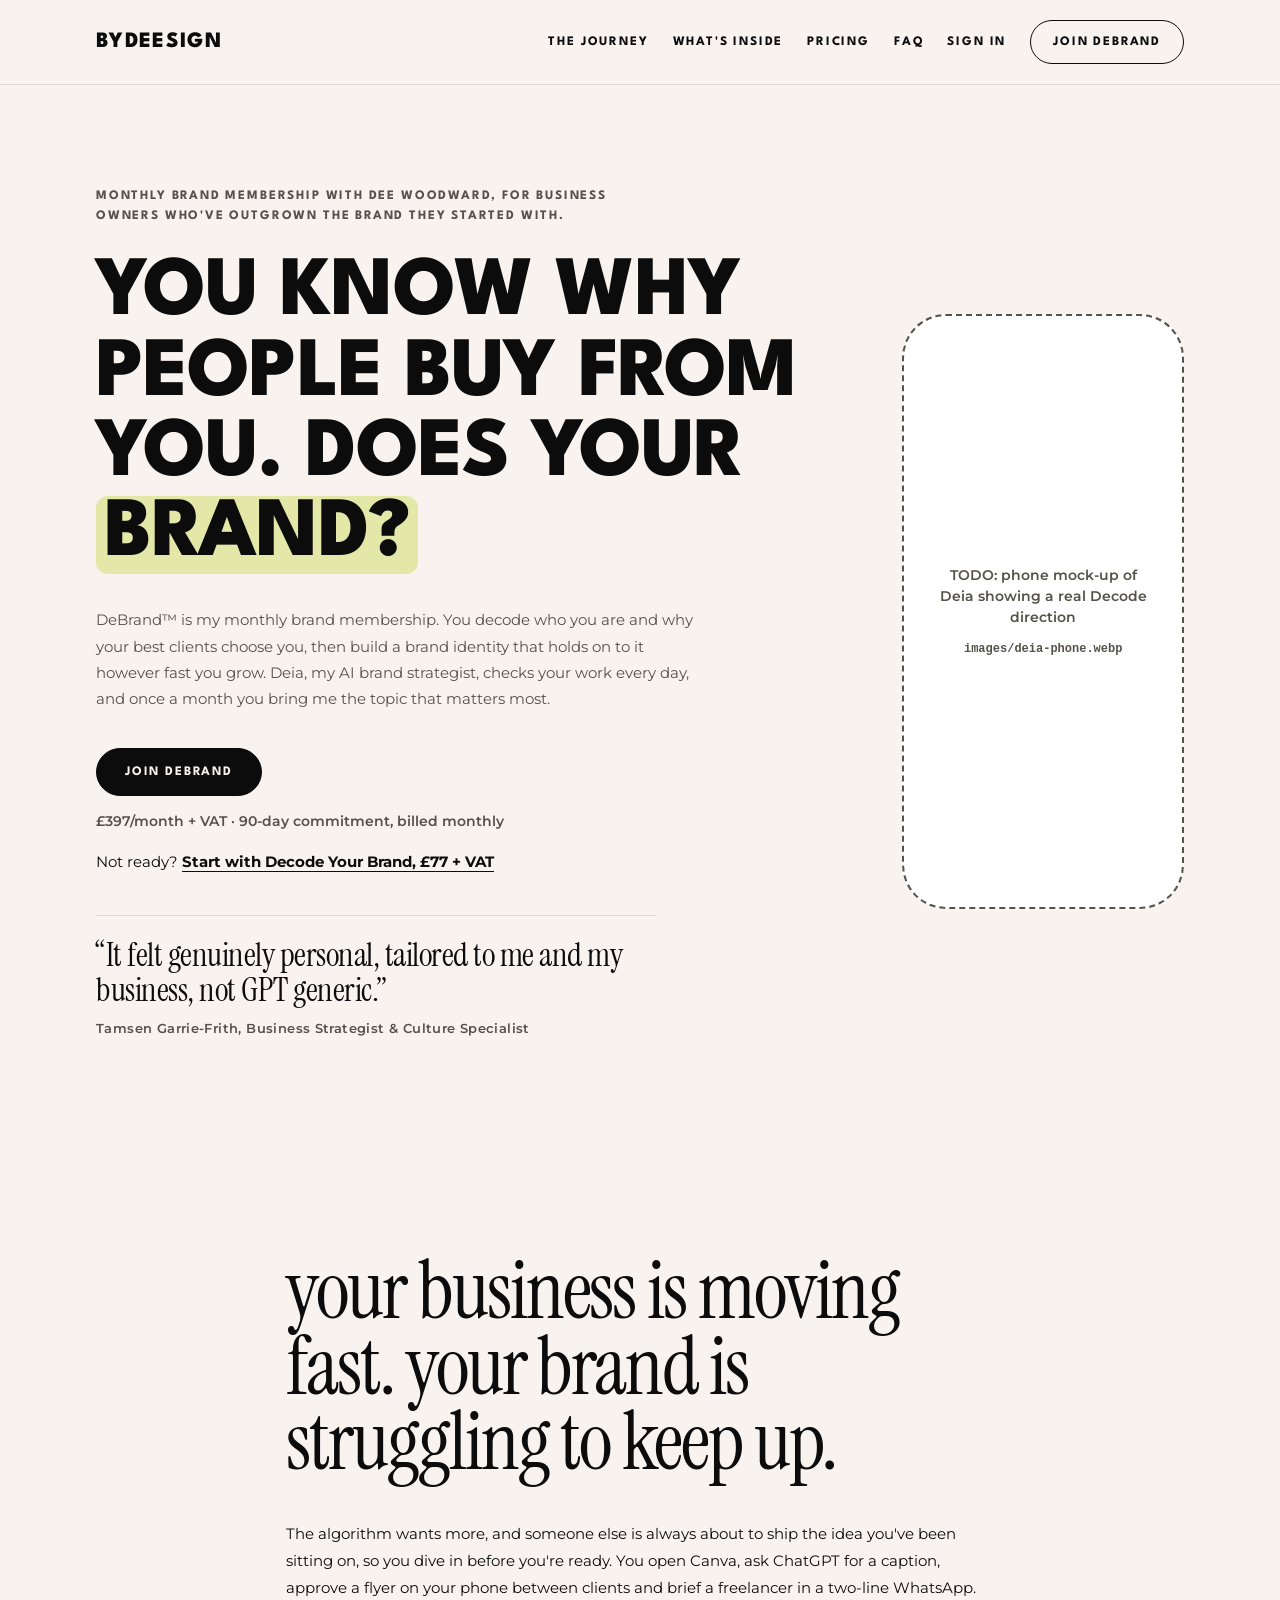
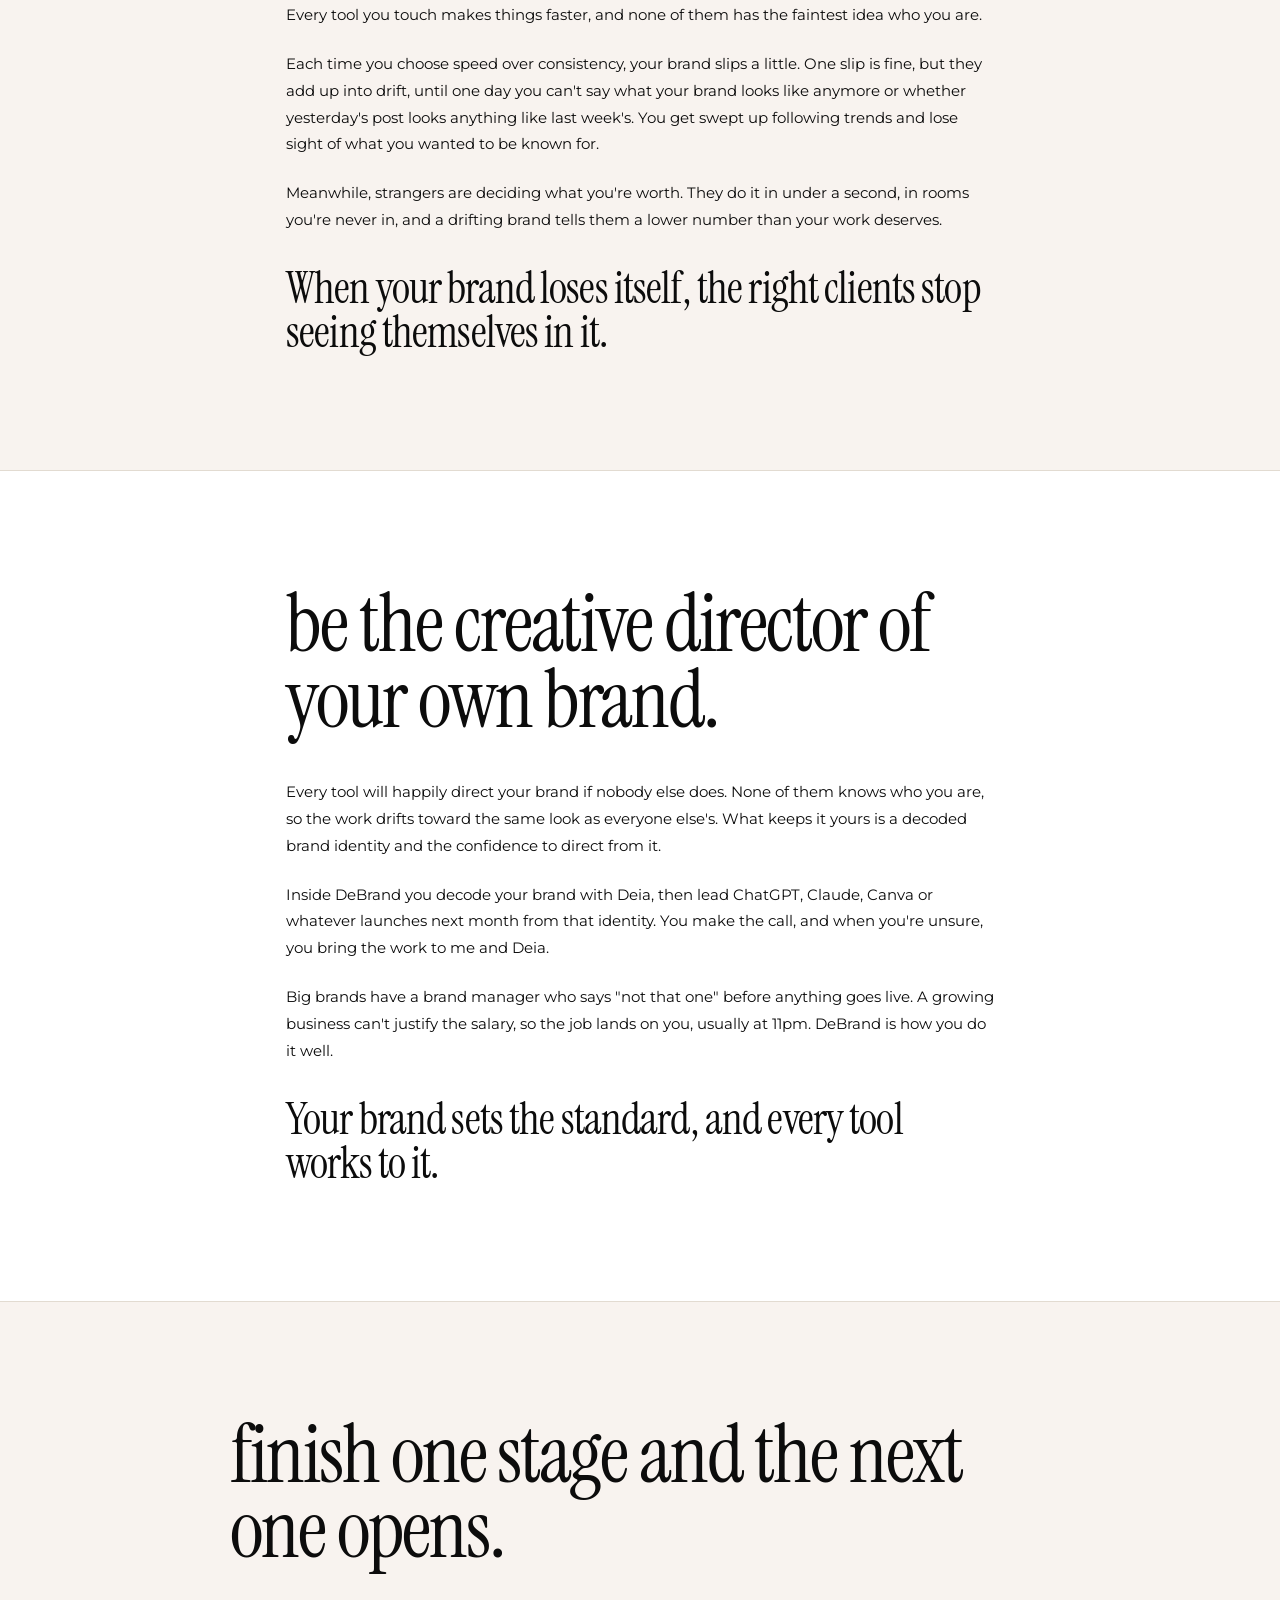
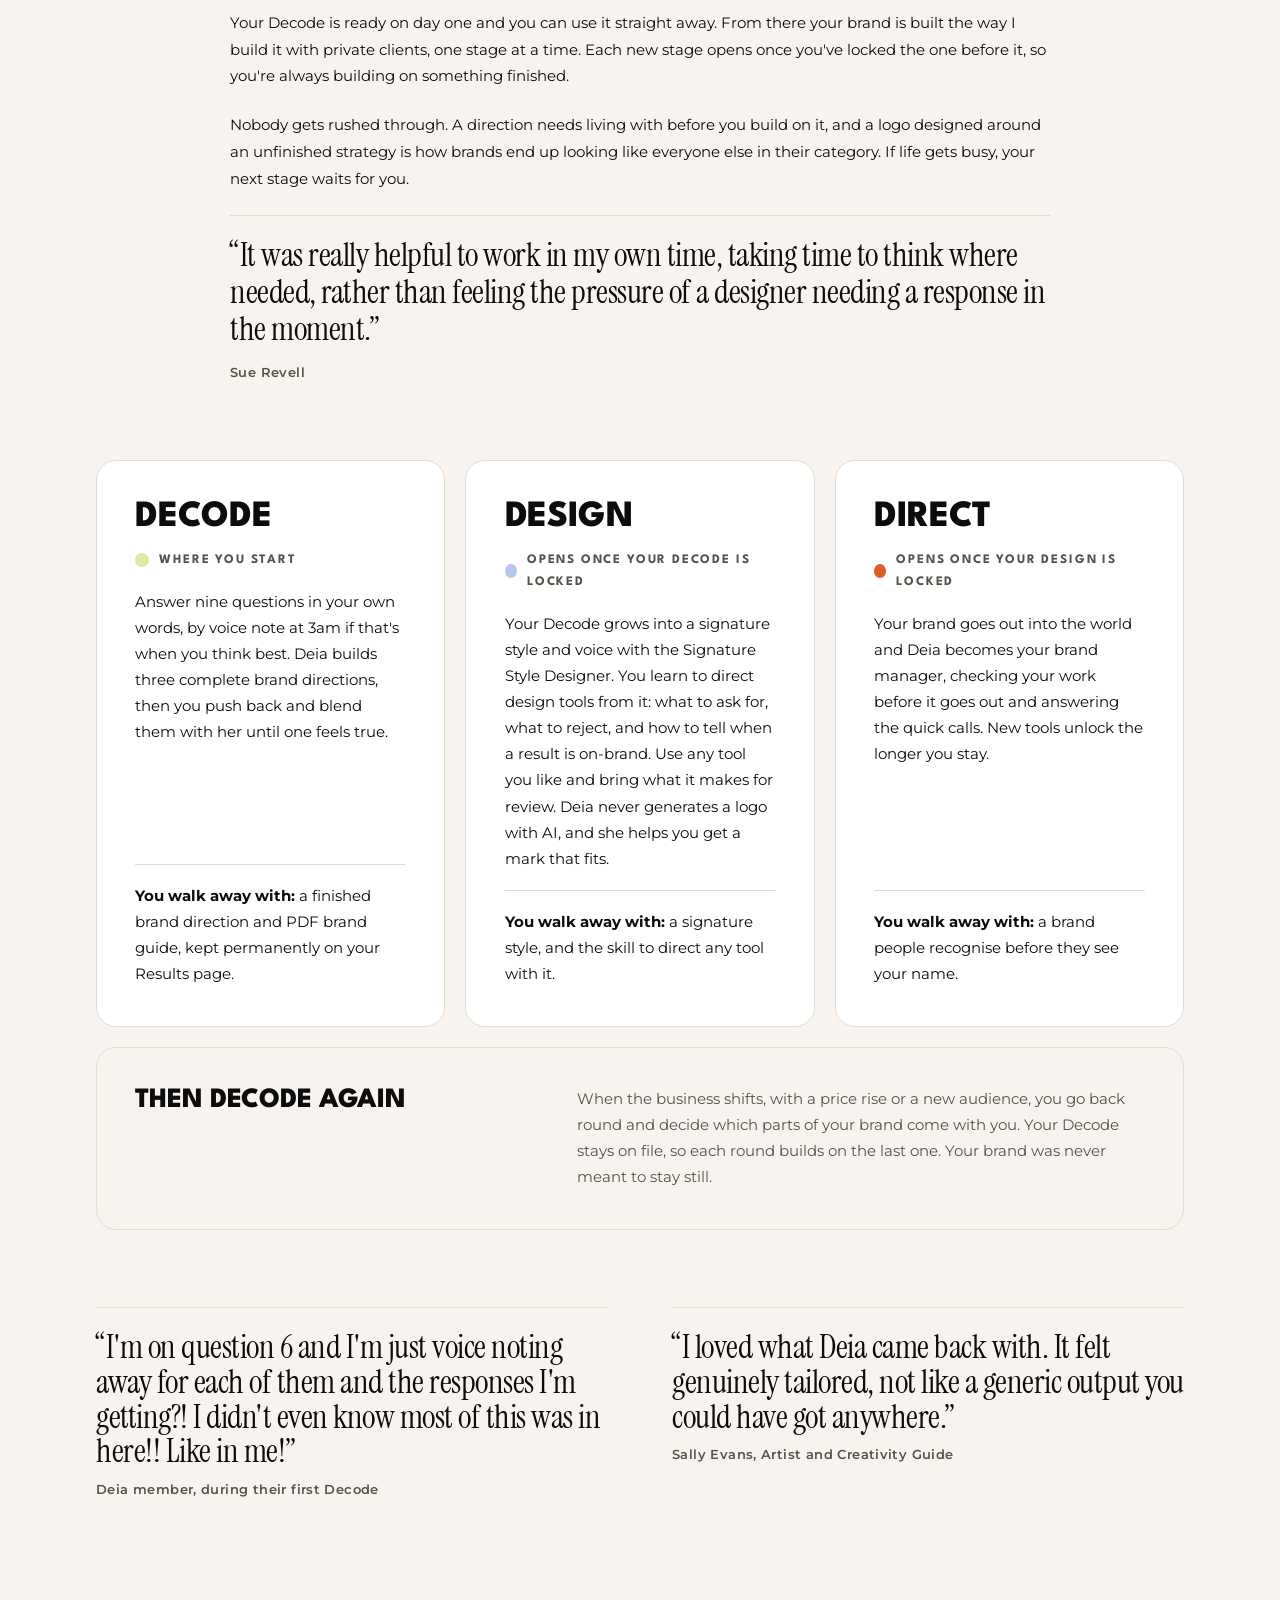
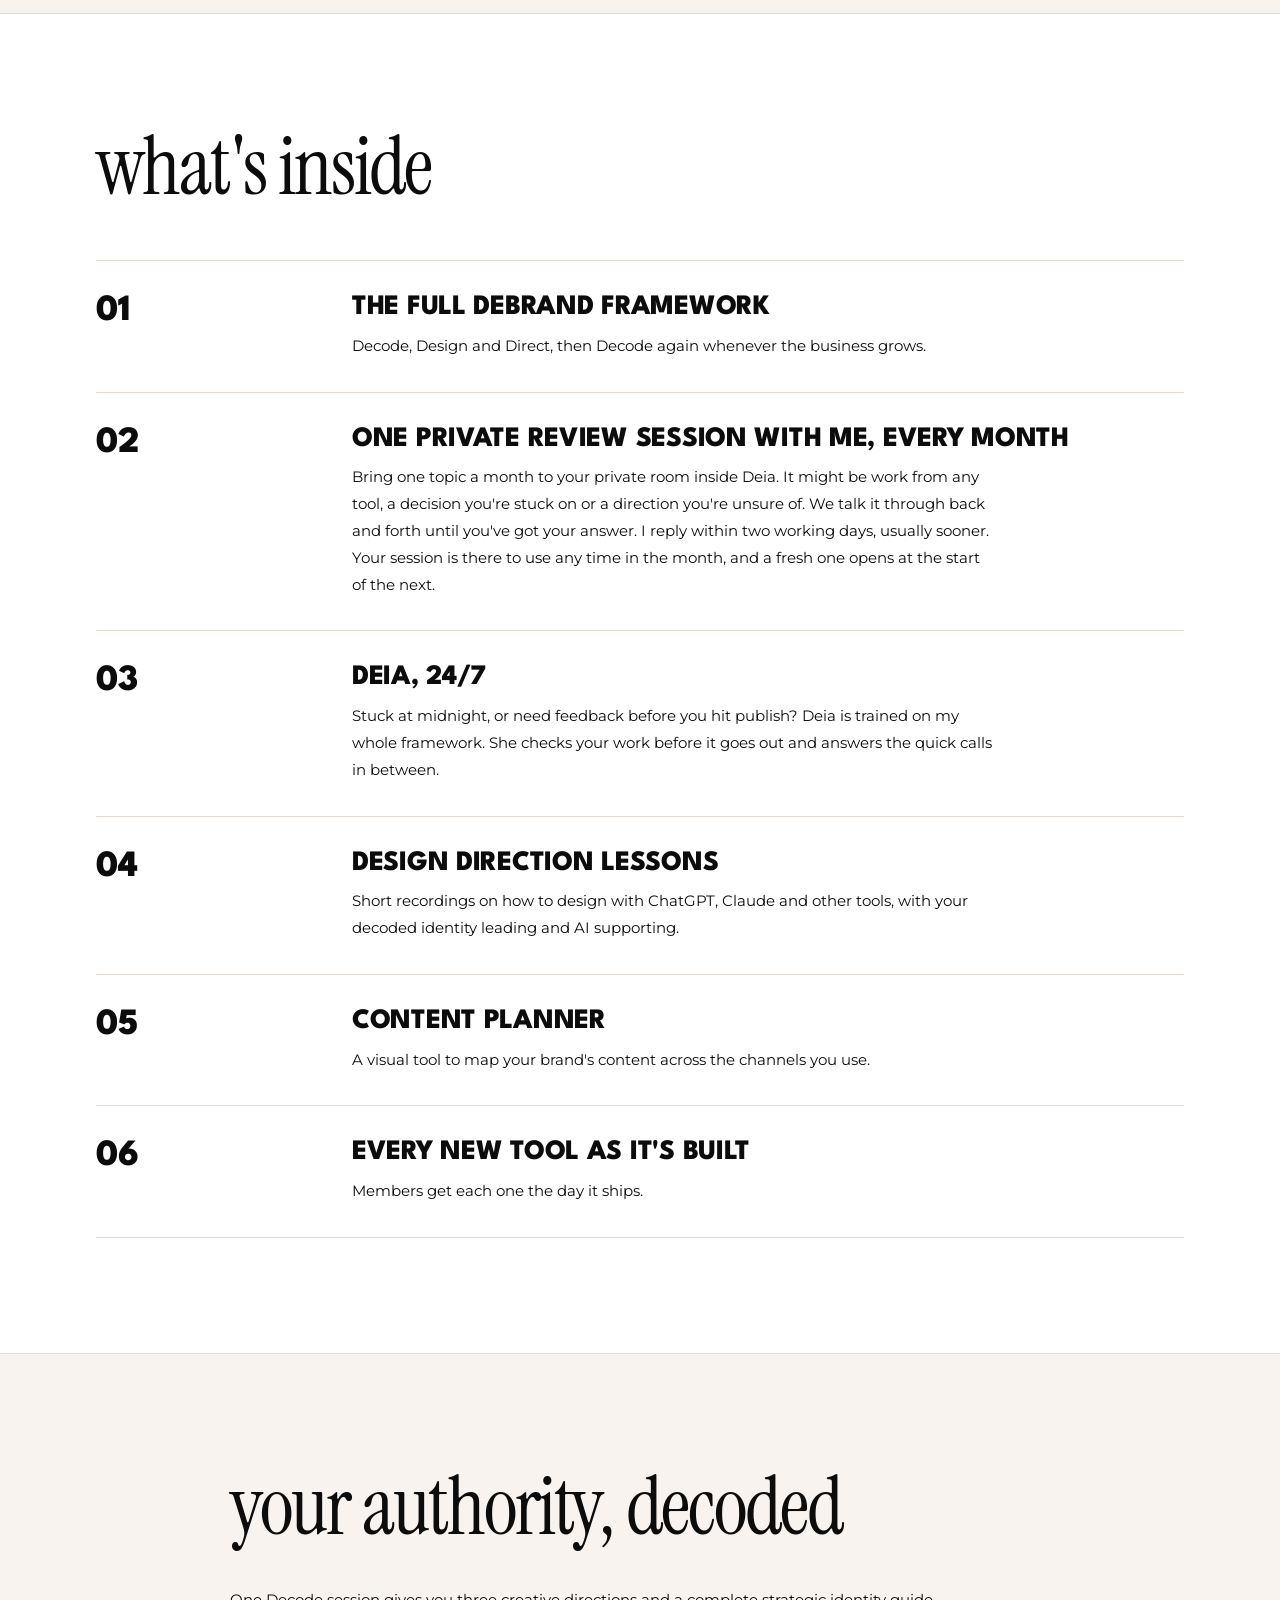
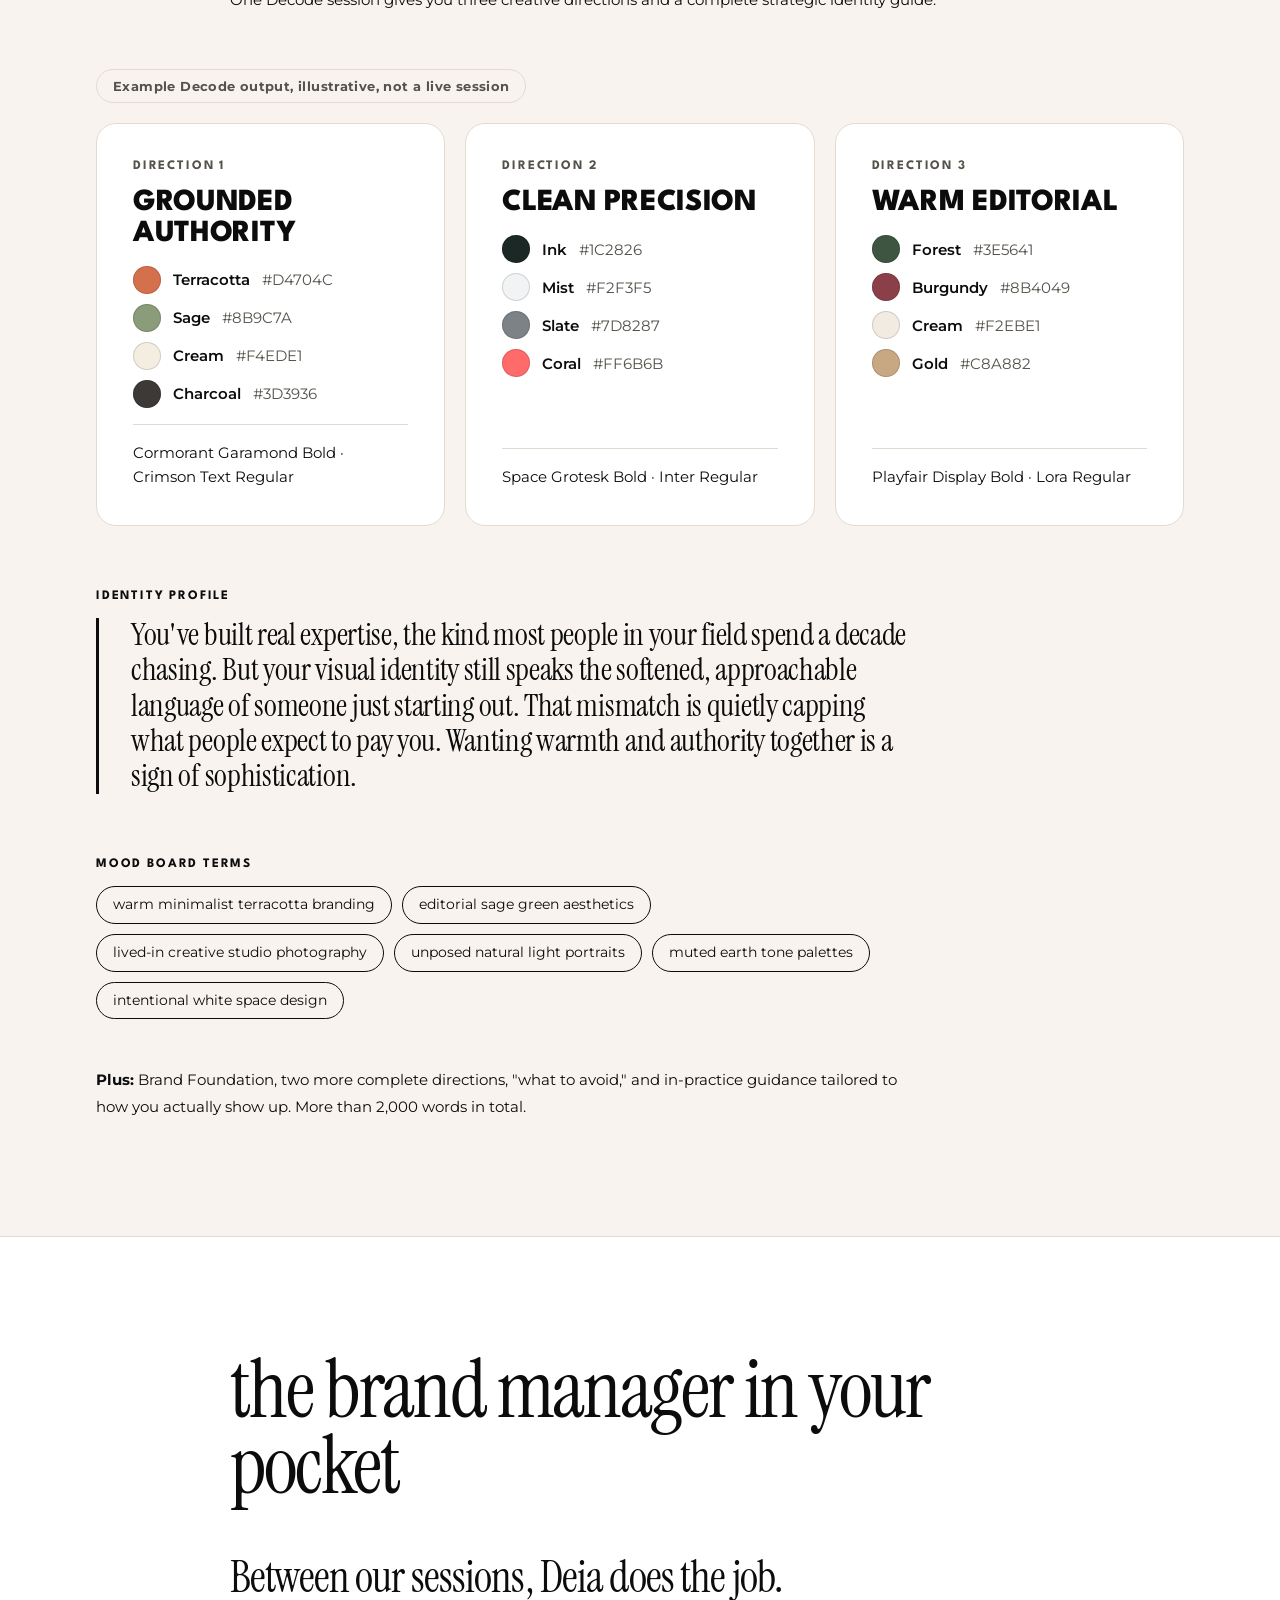
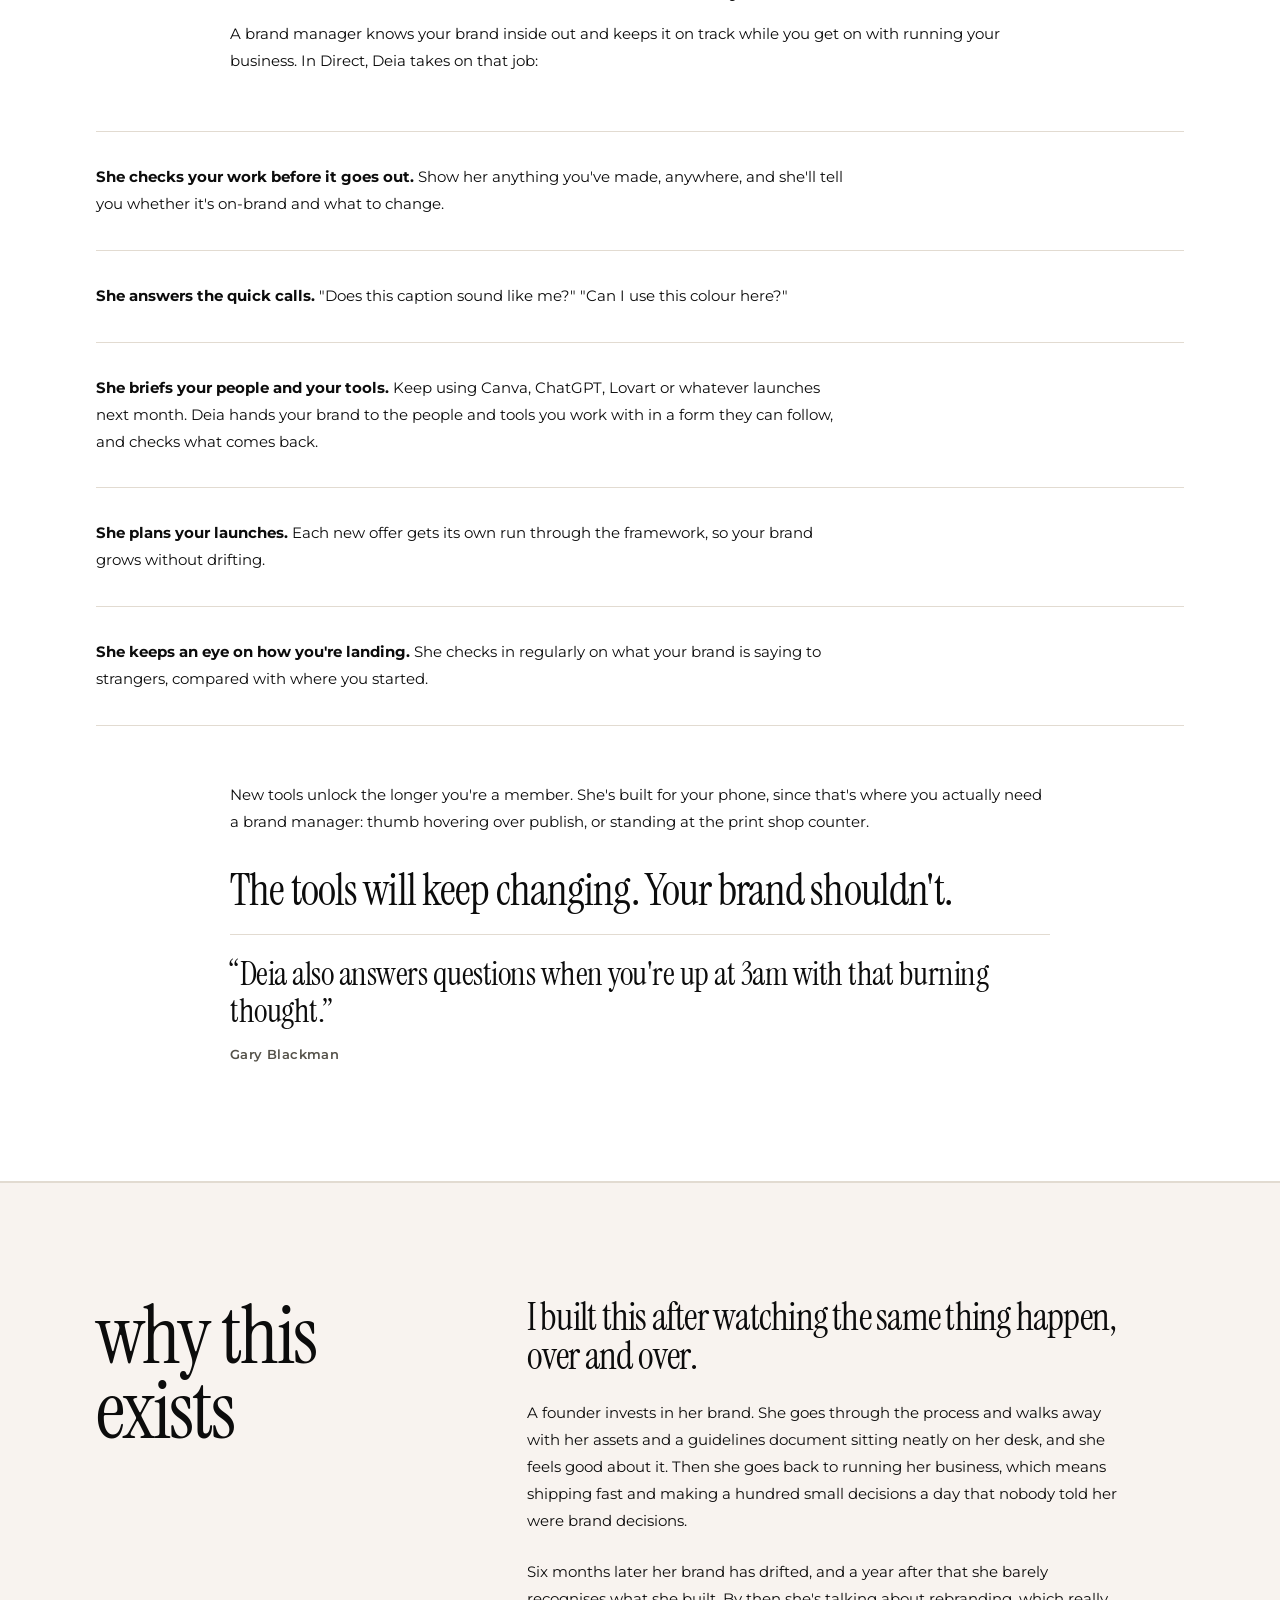
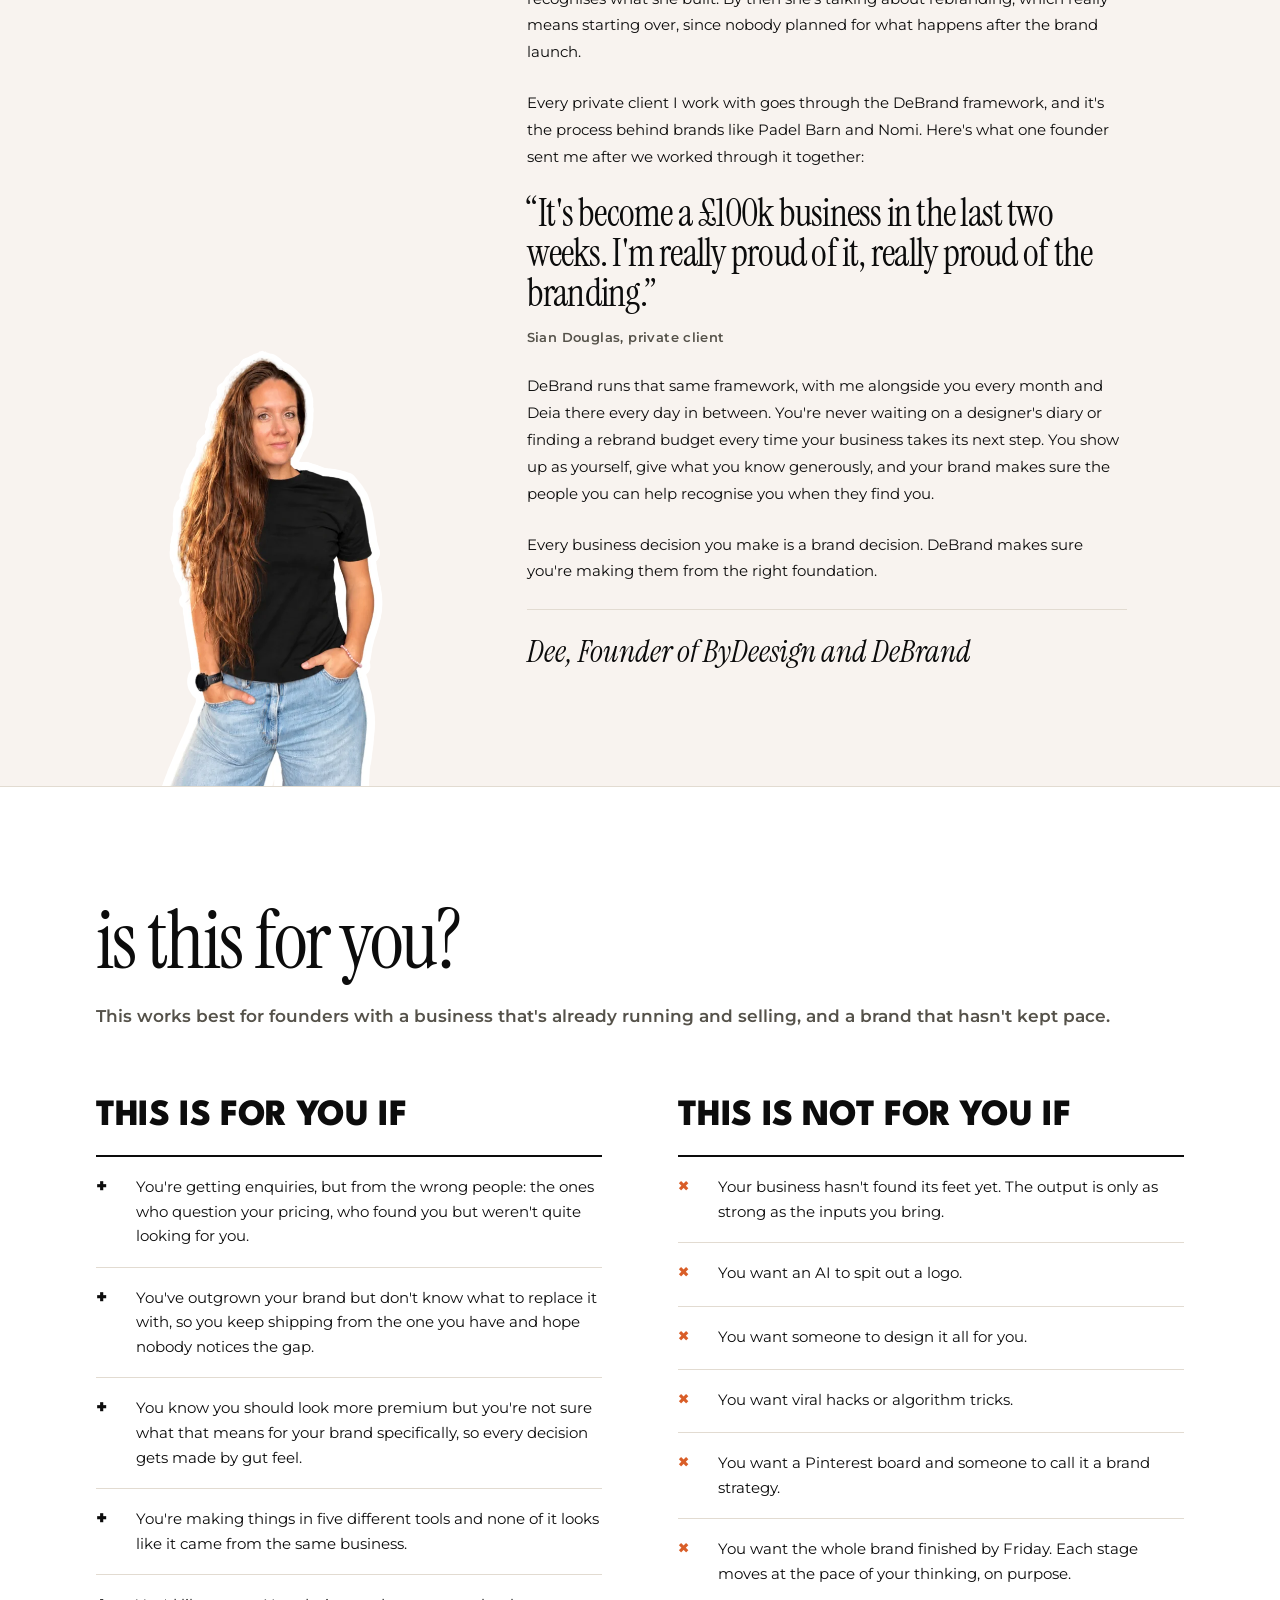
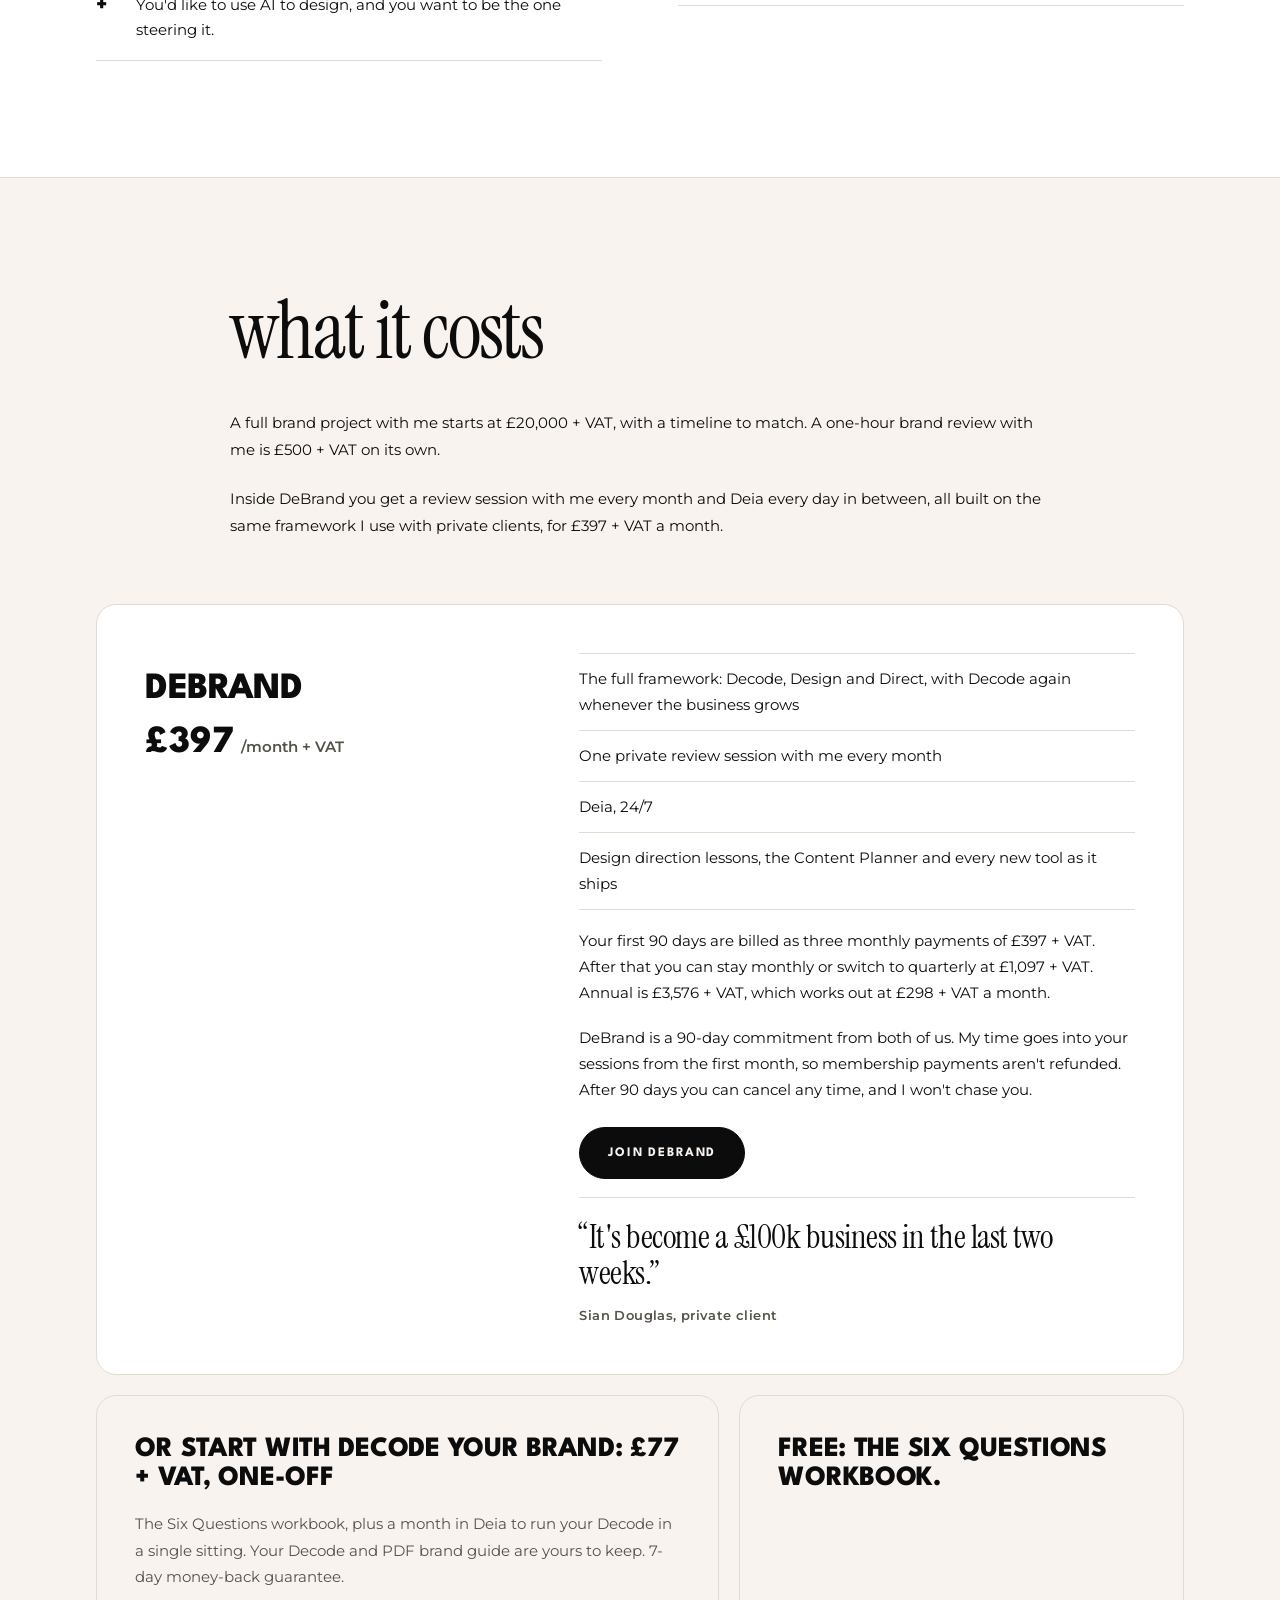
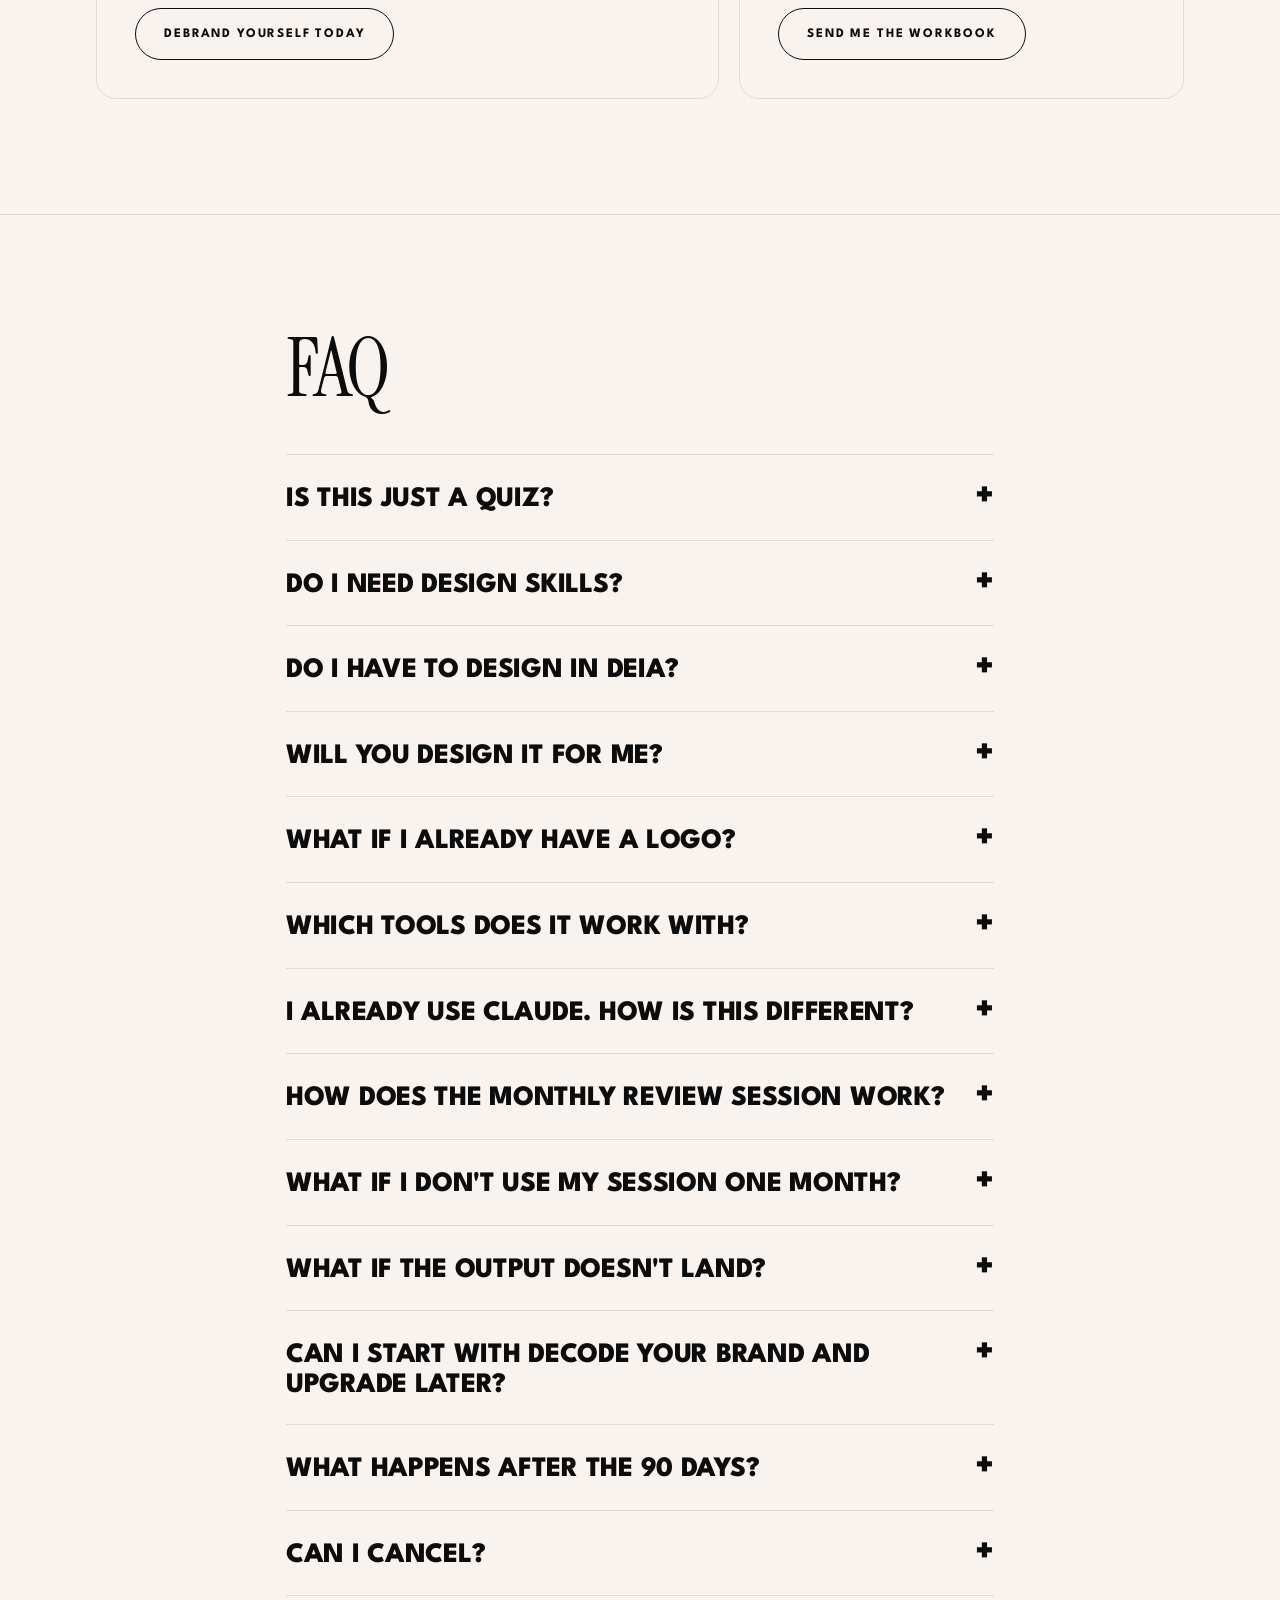
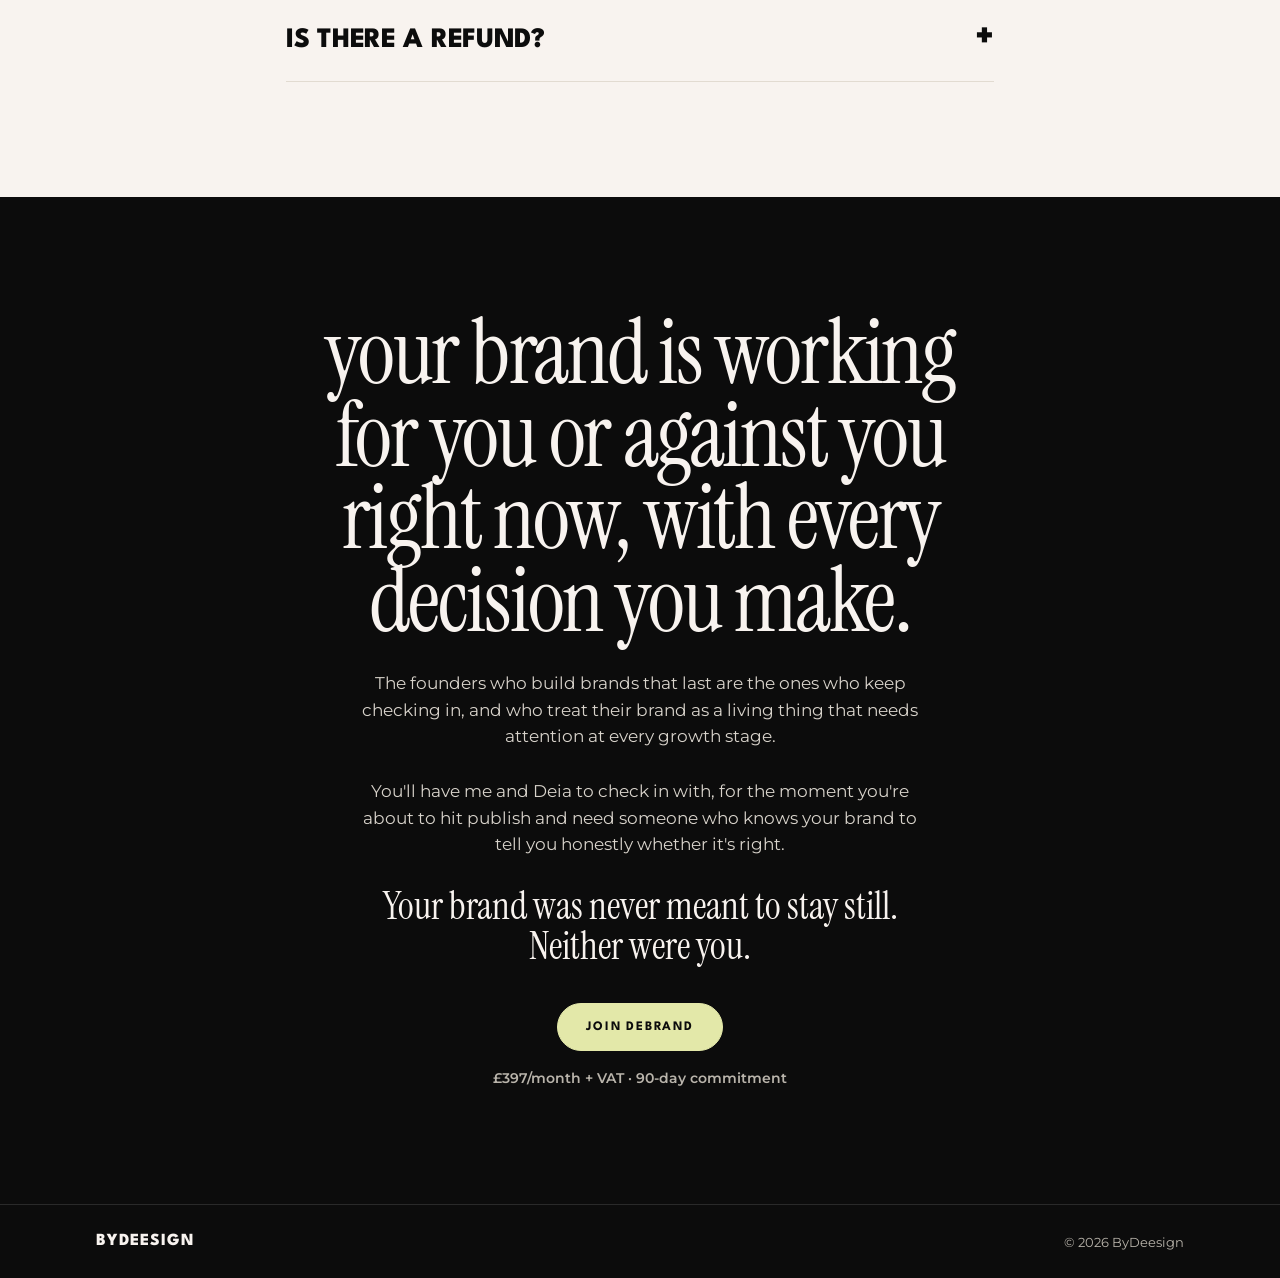
<file: debrand/index.html>
<!doctype html>
<html lang="en-GB">
<head>
<meta charset="utf-8">
<meta name="viewport" content="width=device-width, initial-scale=1, viewport-fit=cover">
<title>DeBrand™ by ByDeesign</title>
<meta name="description" content="Monthly brand membership with Dee Woodward, for business owners who've outgrown the brand they started with.">
<meta name="theme-color" content="#F8F3EF">
<link rel="preconnect" href="https://fonts.googleapis.com">
<link rel="stylesheet" href="https://fonts.googleapis.com/css2?family=Instrument+Serif:ital@0;1&family=League+Spartan:wght@700;800&family=Montserrat:wght@400;500;600;700&display=swap">
<link rel="stylesheet" href="/style.css">
</head>
<body class="debrand">

<header class="top" id="top">
  <div class="wrap">
    <a class="logo" href="/" aria-label="ByDeesign">ByDeesign</a>
    <nav aria-label="Page">
      <a class="link" href="#journey">The Journey</a>
      <a class="link" href="#inside">What's inside</a>
      <a class="link" href="#pricing">Pricing</a>
      <a class="link" href="#faq">FAQ</a>
      <a class="link" href="https://deia.bydeesign.com">Sign in</a>
      <!-- TODO: Dee to confirm the Join DeBrand sign-up or checkout URL -->
      <a class="btn ghost" href="https://deia.bydeesign.com">Join DeBrand</a>
    </nav>
  </div>
</header>

<main>
  <!-- 1. HERO -->
  <section class="db-hero">
    <div class="wrap db-hero-grid">
      <div class="db-hero-text">
        <p class="eyebrow">Monthly brand membership with Dee Woodward, for business owners who've outgrown the brand they started with.</p>
        <h1 class="caps">You know why people buy from you. Does your <span class="hl">brand?</span></h1>
        <p class="lede">DeBrand™ is my monthly brand membership. You decode who you are and why your best clients choose you, then build a brand identity that holds on to it however fast you grow. Deia, my AI brand strategist, checks your work every day, and once a month you bring me the topic that matters most.</p>
        <!-- TODO: Dee to confirm the Join DeBrand sign-up or checkout URL -->
        <a class="btn" href="https://deia.bydeesign.com">Join DeBrand</a>
        <p class="price-line">£397/month + VAT · 90-day commitment, billed monthly</p>
        <p class="not-ready">Not ready? <a class="plain" href="/decode/">Start with Decode Your Brand, £77 + VAT</a></p>
        <div class="say">
          <q>It felt genuinely personal, tailored to me and my business, not GPT generic.</q>
          <cite>Tamsen Garrie-Frith, Business Strategist &amp; Culture Specialist</cite>
        </div>
      </div>
      <!-- TODO: replace with images/deia-phone.webp (phone mock-up of Deia showing a real Decode direction) -->
      <div class="phone-placeholder" role="img" aria-label="Placeholder for a phone mock-up of Deia">
        <span>TODO: phone mock-up of Deia showing a real Decode direction</span>
        <code>images/deia-phone.webp</code>
      </div>
    </div>
  </section>

  <!-- 2. THE PROBLEM -->
  <section class="db-band">
    <div class="wrap narrow prose">
      <h2 class="d">Your business is moving fast. Your brand is struggling to keep up.</h2>
      <p>The algorithm wants more, and someone else is always about to ship the idea you've been sitting on, so you dive in before you're ready. You open Canva, ask ChatGPT for a caption, approve a flyer on your phone between clients and brief a freelancer in a two-line WhatsApp. Every tool you touch makes things faster, and none of them has the faintest idea who you are.</p>
      <p>Each time you choose speed over consistency, your brand slips a little. One slip is fine, but they add up into drift, until one day you can't say what your brand looks like anymore or whether yesterday's post looks anything like last week's. You get swept up following trends and lose sight of what you wanted to be known for.</p>
      <p>Meanwhile, strangers are deciding what you're worth. They do it in under a second, in rooms you're never in, and a drifting brand tells them a lower number than your work deserves.</p>
      <p class="line">When your brand loses itself, the right clients stop seeing themselves in it.</p>
    </div>
  </section>

  <!-- 3. THE SHIFT -->
  <section class="db-band paper">
    <div class="wrap narrow prose">
      <h2 class="d">Be the creative director of your own brand.</h2>
      <p>Every tool will happily direct your brand if nobody else does. None of them knows who you are, so the work drifts toward the same look as everyone else's. What keeps it yours is a decoded brand identity and the confidence to direct from it.</p>
      <p>Inside DeBrand you decode your brand with Deia, then lead ChatGPT, Claude, Canva or whatever launches next month from that identity. You make the call, and when you're unsure, you bring the work to me and Deia.</p>
      <p>Big brands have a brand manager who says "not that one" before anything goes live. A growing business can't justify the salary, so the job lands on you, usually at 11pm. DeBrand is how you do it well.</p>
      <p class="line">Your brand sets the standard, and every tool works to it.</p>
    </div>
  </section>

  <!-- 4. THE JOURNEY -->
  <section class="db-band" id="journey">
    <div class="wrap">
      <div class="narrow prose">
        <h2 class="d">Finish one stage and the next one opens.</h2>
        <p>Your Decode is ready on day one and you can use it straight away. From there your brand is built the way I build it with private clients, one stage at a time. Each new stage opens once you've locked the one before it, so you're always building on something finished.</p>
        <p>Nobody gets rushed through. A direction needs living with before you build on it, and a logo designed around an unfinished strategy is how brands end up looking like everyone else in their category. If life gets busy, your next stage waits for you.</p>
        <div class="say">
          <q>It was really helpful to work in my own time, taking time to think where needed, rather than feeling the pressure of a designer needing a response in the moment.</q>
          <cite>Sue Revell</cite>
        </div>
      </div>

      <div class="stages">
        <article class="stage free">
          <h3>Decode</h3>
          <p class="chip">where you start</p>
          <p>Answer nine questions in your own words, by voice note at 3am if that's when you think best. Deia builds three complete brand directions, then you push back and blend them with her until one feels true.</p>
          <p class="walk"><strong>You walk away with:</strong> a finished brand direction and PDF brand guide, kept permanently on your Results page.</p>
        </article>
        <article class="stage decode">
          <h3>Design</h3>
          <p class="chip">opens once your Decode is locked</p>
          <p>Your Decode grows into a signature style and voice with the Signature Style Designer. You learn to direct design tools from it: what to ask for, what to reject, and how to tell when a result is on-brand. Use any tool you like and bring what it makes for review. Deia never generates a logo with AI, and she helps you get a mark that fits.</p>
          <p class="walk"><strong>You walk away with:</strong> a signature style, and the skill to direct any tool with it.</p>
        </article>
        <article class="stage full">
          <h3>Direct</h3>
          <p class="chip">opens once your Design is locked</p>
          <p>Your brand goes out into the world and Deia becomes your brand manager, checking your work before it goes out and answering the quick calls. New tools unlock the longer you stay.</p>
          <p class="walk"><strong>You walk away with:</strong> a brand people recognise before they see your name.</p>
        </article>
      </div>

      <div class="again">
        <h3>Then Decode again</h3>
        <p>When the business shifts, with a price rise or a new audience, you go back round and decide which parts of your brand come with you. Your Decode stays on file, so each round builds on the last one. Your brand was never meant to stay still.</p>
      </div>

      <div class="says">
        <div class="say">
          <q>I'm on question 6 and I'm just voice noting away for each of them and the responses I'm getting?! I didn't even know most of this was in here!! Like in me!</q>
          <cite>Deia member, during their first Decode</cite>
        </div>
        <div class="say">
          <q>I loved what Deia came back with. It felt genuinely tailored, not like a generic output you could have got anywhere.</q>
          <cite>Sally Evans, Artist and Creativity Guide</cite>
        </div>
      </div>
    </div>
  </section>

  <!-- 5. WHAT'S INSIDE -->
  <section class="db-band paper" id="inside">
    <div class="wrap">
      <h2 class="d">What's inside</h2>
      <ol class="rows">
        <li>
          <span class="num">01</span>
          <div>
            <h3>The full DeBrand framework</h3>
            <p>Decode, Design and Direct, then Decode again whenever the business grows.</p>
          </div>
        </li>
        <li>
          <span class="num">02</span>
          <div>
            <h3>One private review session with me, every month</h3>
            <p>Bring one topic a month to your private room inside Deia. It might be work from any tool, a decision you're stuck on or a direction you're unsure of. We talk it through back and forth until you've got your answer. I reply within two working days, usually sooner. Your session is there to use any time in the month, and a fresh one opens at the start of the next.</p>
          </div>
        </li>
        <li>
          <span class="num">03</span>
          <div>
            <h3>Deia, 24/7</h3>
            <p>Stuck at midnight, or need feedback before you hit publish? Deia is trained on my whole framework. She checks your work before it goes out and answers the quick calls in between.</p>
          </div>
        </li>
        <li>
          <span class="num">04</span>
          <div>
            <h3>Design direction lessons</h3>
            <p>Short recordings on how to design with ChatGPT, Claude and other tools, with your decoded identity leading and AI supporting.</p>
          </div>
        </li>
        <li>
          <span class="num">05</span>
          <div>
            <h3>Content Planner</h3>
            <p>A visual tool to map your brand's content across the channels you use.</p>
          </div>
        </li>
        <li>
          <span class="num">06</span>
          <div>
            <h3>Every new tool as it's built</h3>
            <p>Members get each one the day it ships.</p>
          </div>
        </li>
      </ol>
    </div>
  </section>

  <!-- 6. YOUR AUTHORITY, DECODED -->
  <section class="db-band">
    <div class="wrap">
      <div class="narrow prose">
        <h2 class="d">Your authority, decoded</h2>
        <p>One Decode session gives you three creative directions and a complete strategic identity guide.</p>
      </div>
      <p class="example-note">Example Decode output, illustrative, not a live session</p>
      <div class="directions">
        <article class="direction">
          <p class="chip">Direction 1</p>
          <h3>Grounded Authority</h3>
          <ul class="swatches">
            <li><span class="sw" style="--sw:#D4704C"></span>Terracotta <code>#D4704C</code></li>
            <li><span class="sw" style="--sw:#8B9C7A"></span>Sage <code>#8B9C7A</code></li>
            <li><span class="sw" style="--sw:#F4EDE1"></span>Cream <code>#F4EDE1</code></li>
            <li><span class="sw" style="--sw:#3D3936"></span>Charcoal <code>#3D3936</code></li>
          </ul>
          <p class="fonts">Cormorant Garamond Bold · Crimson Text Regular</p>
        </article>
        <article class="direction">
          <p class="chip">Direction 2</p>
          <h3>Clean Precision</h3>
          <ul class="swatches">
            <li><span class="sw" style="--sw:#1C2826"></span>Ink <code>#1C2826</code></li>
            <li><span class="sw" style="--sw:#F2F3F5"></span>Mist <code>#F2F3F5</code></li>
            <li><span class="sw" style="--sw:#7D8287"></span>Slate <code>#7D8287</code></li>
            <li><span class="sw" style="--sw:#FF6B6B"></span>Coral <code>#FF6B6B</code></li>
          </ul>
          <p class="fonts">Space Grotesk Bold · Inter Regular</p>
        </article>
        <article class="direction">
          <p class="chip">Direction 3</p>
          <h3>Warm Editorial</h3>
          <ul class="swatches">
            <li><span class="sw" style="--sw:#3E5641"></span>Forest <code>#3E5641</code></li>
            <li><span class="sw" style="--sw:#8B4049"></span>Burgundy <code>#8B4049</code></li>
            <li><span class="sw" style="--sw:#F2EBE1"></span>Cream <code>#F2EBE1</code></li>
            <li><span class="sw" style="--sw:#C8A882"></span>Gold <code>#C8A882</code></li>
          </ul>
          <p class="fonts">Playfair Display Bold · Lora Regular</p>
        </article>
      </div>

      <div class="profile">
        <h3>Identity Profile</h3>
        <blockquote>You've built real expertise, the kind most people in your field spend a decade chasing. But your visual identity still speaks the softened, approachable language of someone just starting out. That mismatch is quietly capping what people expect to pay you. Wanting warmth and authority together is a sign of sophistication.</blockquote>
      </div>

      <div class="mood">
        <h3>Mood Board Terms</h3>
        <ul class="terms">
          <li>warm minimalist terracotta branding</li>
          <li>editorial sage green aesthetics</li>
          <li>lived-in creative studio photography</li>
          <li>unposed natural light portraits</li>
          <li>muted earth tone palettes</li>
          <li>intentional white space design</li>
        </ul>
      </div>

      <p class="plus"><strong>Plus:</strong> Brand Foundation, two more complete directions, "what to avoid," and in-practice guidance tailored to how you actually show up. More than 2,000 words in total.</p>
    </div>
  </section>

  <!-- 7. THE BRAND MANAGER IN YOUR POCKET -->
  <section class="db-band paper">
    <div class="wrap">
      <div class="narrow prose">
        <h2 class="d">The brand manager in your pocket</h2>
        <p class="line">Between our sessions, Deia does the job.</p>
        <p>A brand manager knows your brand inside out and keeps it on track while you get on with running your business. In Direct, Deia takes on that job:</p>
      </div>
      <ul class="rows plain-rows">
        <li><p><strong>She checks your work before it goes out.</strong> Show her anything you've made, anywhere, and she'll tell you whether it's on-brand and what to change.</p></li>
        <li><p><strong>She answers the quick calls.</strong> "Does this caption sound like me?" "Can I use this colour here?"</p></li>
        <li><p><strong>She briefs your people and your tools.</strong> Keep using Canva, ChatGPT, Lovart or whatever launches next month. Deia hands your brand to the people and tools you work with in a form they can follow, and checks what comes back.</p></li>
        <li><p><strong>She plans your launches.</strong> Each new offer gets its own run through the framework, so your brand grows without drifting.</p></li>
        <li><p><strong>She keeps an eye on how you're landing.</strong> She checks in regularly on what your brand is saying to strangers, compared with where you started.</p></li>
      </ul>
      <div class="narrow prose after-rows">
        <p>New tools unlock the longer you're a member. She's built for your phone, since that's where you actually need a brand manager: thumb hovering over publish, or standing at the print shop counter.</p>
        <p class="line">The tools will keep changing. Your brand shouldn't.</p>
        <div class="say">
          <q>Deia also answers questions when you're up at 3am with that burning thought.</q>
          <cite>Gary Blackman</cite>
        </div>
      </div>
    </div>
  </section>

  <!-- 8. WHY THIS EXISTS -->
  <section class="about letter">
    <div class="wrap about-grid">
      <h2 class="d">Why this exists</h2><img class="dee-photo" src="/images/dee.webp" alt="Dee Woodward, founder of ByDeesign" width="700" height="875">
      <div class="text">
        <p class="line">I built this after watching the same thing happen, over and over.</p>
        <p>A founder invests in her brand. She goes through the process and walks away with her assets and a guidelines document sitting neatly on her desk, and she feels good about it. Then she goes back to running her business, which means shipping fast and making a hundred small decisions a day that nobody told her were brand decisions.</p>
        <p>Six months later her brand has drifted, and a year after that she barely recognises what she built. By then she's talking about rebranding, which really means starting over, since nobody planned for what happens after the brand launch.</p>
        <p>Every private client I work with goes through the DeBrand framework, and it's the process behind brands like Padel Barn and Nomi. Here's what one founder sent me after we worked through it together:</p>
        <div><q>It's become a £100k business in the last two weeks. I'm really proud of it, really proud of the branding.</q><cite>Sian Douglas, private client</cite></div>
        <p>DeBrand runs that same framework, with me alongside you every month and Deia there every day in between. You're never waiting on a designer's diary or finding a rebrand budget every time your business takes its next step. You show up as yourself, give what you know generously, and your brand makes sure the people you can help recognise you when they find you.</p>
        <p>Every business decision you make is a brand decision. DeBrand makes sure you're making them from the right foundation.</p>
        <p class="sign">Dee, Founder of ByDeesign and DeBrand</p>
      </div>
    </div>
  </section>

  <!-- 9. IS THIS FOR YOU? -->
  <section class="fit">
    <div class="wrap">
      <h2 class="d">Is this for you?</h2>
      <p class="follow">This works best for founders with a business that's already running and selling, and a brand that hasn't kept pace.</p>
      <div class="cols">
        <div class="col yes">
          <h3>This is for you if</h3>
          <ul>
            <li>You're getting enquiries, but from the wrong people: the ones who question your pricing, who found you but weren't quite looking for you.</li>
            <li>You've outgrown your brand but don't know what to replace it with, so you keep shipping from the one you have and hope nobody notices the gap.</li>
            <li>You know you should look more premium but you're not sure what that means for your brand specifically, so every decision gets made by gut feel.</li>
            <li>You're making things in five different tools and none of it looks like it came from the same business.</li>
            <li>You'd like to use AI to design, and you want to be the one steering it.</li>
          </ul>
        </div>
        <div class="col no">
          <h3>This is not for you if</h3>
          <ul>
            <li>Your business hasn't found its feet yet. The output is only as strong as the inputs you bring.</li>
            <li>You want an AI to spit out a logo.</li>
            <li>You want someone to design it all for you.</li>
            <li>You want viral hacks or algorithm tricks.</li>
            <li>You want a Pinterest board and someone to call it a brand strategy.</li>
            <li>You want the whole brand finished by Friday. Each stage moves at the pace of your thinking, on purpose.</li>
          </ul>
        </div>
      </div>
    </div>
  </section>

  <!-- 10. WHAT IT COSTS -->
  <section class="db-band" id="pricing">
    <div class="wrap">
      <div class="narrow prose">
        <h2 class="d">What it costs</h2>
        <p>A full brand project with me starts at £20,000 + VAT, with a timeline to match. A one-hour brand review with me is £500 + VAT on its own.</p>
        <p>Inside DeBrand you get a review session with me every month and Deia every day in between, all built on the same framework I use with private clients, for £397 + VAT a month.</p>
      </div>

      <article class="offer full price-card">
        <div>
          <h3>DeBrand</h3>
          <div class="price"><strong>£397</strong><span>/month + VAT</span></div>
        </div>
        <div class="right">
          <ul>
            <li>The full framework: Decode, Design and Direct, with Decode again whenever the business grows</li>
            <li>One private review session with me every month</li>
            <li>Deia, 24/7</li>
            <li>Design direction lessons, the Content Planner and every new tool as it ships</li>
          </ul>
          <p>Your first 90 days are billed as three monthly payments of £397 + VAT. After that you can stay monthly or switch to quarterly at £1,097 + VAT. Annual is £3,576 + VAT, which works out at £298 + VAT a month.</p>
          <p>DeBrand is a 90-day commitment from both of us. My time goes into your sessions from the first month, so membership payments aren't refunded. After 90 days you can cancel any time, and I won't chase you.</p>
          <!-- TODO: Dee to confirm the Join DeBrand sign-up or checkout URL -->
          <div class="links"><a class="btn" href="https://deia.bydeesign.com">Join DeBrand</a></div>
          <div class="say">
            <q>It's become a £100k business in the last two weeks.</q>
            <cite>Sian Douglas, private client</cite>
          </div>
        </div>
      </article>

      <div class="secondary">
        <article class="alt-offer">
          <h3>Or start with Decode Your Brand: £77 + VAT, one-off</h3>
          <p>The Six Questions workbook, plus a month in Deia to run your Decode in a single sitting. Your Decode and PDF brand guide are yours to keep. 7-day money-back guarantee.</p>
          <div class="links"><a class="btn ghost" href="https://deia.bydeesign.com">DeBrand yourself today</a></div>
        </article>
        <article class="alt-offer">
          <h3>Free: The Six Questions workbook.</h3>
          <div class="links"><a class="btn ghost" href="https://letters.bydeesign.com/">Send me the workbook</a></div>
        </article>
      </div>
    </div>
  </section>

  <!-- 11. FAQ -->
  <section class="faq" id="faq">
    <div class="wrap narrow">
      <h2 class="d keep">FAQ</h2>
      <details>
        <summary>Is this just a quiz?</summary>
        <p>It's the same strategy process I run with private clients, in conversation, with Deia reading every answer and pushing back when something doesn't add up.</p>
      </details>
      <details>
        <summary>Do I need design skills?</summary>
        <p>No. Every stage is guided, and Deia explains her reasoning as she goes, so you understand your brand as well as own it.</p>
      </details>
      <details>
        <summary>Do I have to design in Deia?</summary>
        <p>No. Use any tool you like. Deia and I are where you bring the result for review.</p>
      </details>
      <details>
        <summary>Will you design it for me?</summary>
        <p>No. You'll learn to direct it, which is why your brand stays yours.</p>
      </details>
      <details>
        <summary>What if I already have a logo?</summary>
        <p>Bring it. In Design, Deia checks it against your locked direction and tells you honestly whether it fits. She never generates logos with AI, and if yours isn't right she helps you get a mark that fits your brand, drawn properly.</p>
      </details>
      <details>
        <summary>Which tools does it work with?</summary>
        <p>Any of them. Deia gives you your brand in a form ChatGPT, Canva, Lovart or any site builder can work from, and checks what comes back.</p>
      </details>
      <details>
        <summary>I already use Claude. How is this different?</summary>
        <p>Deia is trained only on the DeBrand framework and asks the questions you didn't know needed answering. Claude is a brilliant general tool, and founders who get the most from it use both, with Deia setting the brand and keeping Claude on it.</p>
      </details>
      <details>
        <summary>How does the monthly review session work?</summary>
        <p>You bring one topic a month to your private room inside Deia, and we talk it through back and forth until you've got your answer. I reply within two working days, usually sooner.</p>
      </details>
      <details>
        <summary>What if I don't use my session one month?</summary>
        <p>Sessions don't roll over. A fresh one opens every month, so bring your topic whenever it comes up and use it while it's live.</p>
      </details>
      <details>
        <summary>What if the output doesn't land?</summary>
        <p>Say so. Refine exists for exactly that, and "Not quite right?" retargets the directions entirely. Your originals are never overwritten.</p>
      </details>
      <details>
        <summary>Can I start with Decode Your Brand and upgrade later?</summary>
        <p>Yes. You can join DeBrand from inside Deia at any time.</p>
      </details>
      <details>
        <summary>What happens after the 90 days?</summary>
        <p>It carries on monthly unless you cancel, or you can switch to quarterly at £1,097 + VAT or annual at £3,576 + VAT.</p>
      </details>
      <details>
        <summary>Can I cancel?</summary>
        <!-- TODO: Dee to confirm how members cancel (inside Deia or a billing portal) -->
        <p>Any time after your first 90 days, with no awkward conversation. <span class="todo">[How: inside Deia / billing portal]</span></p>
      </details>
      <details>
        <summary>Is there a refund?</summary>
        <p>Decode Your Brand has a 7-day money-back guarantee. DeBrand is a 90-day commitment, and my time goes into your sessions from the first month, so membership payments aren't refunded.</p>
      </details>
    </div>
  </section>

  <!-- 12. FINAL CTA -->
  <section class="final">
    <div class="wrap">
      <h2 class="d">Your brand is working for you or against you right now, with every decision you make.</h2>
      <p>The founders who build brands that last are the ones who keep checking in, and who treat their brand as a living thing that needs attention at every growth stage.</p>
      <p>You'll have me and Deia to check in with, for the moment you're about to hit publish and need someone who knows your brand to tell you honestly whether it's right.</p>
      <p class="final-line">Your brand was never meant to stay still. Neither were you.</p>
      <!-- TODO: Dee to confirm the Join DeBrand sign-up or checkout URL -->
      <a class="btn" href="https://deia.bydeesign.com">Join DeBrand</a>
      <p class="price-line">£397/month + VAT · 90-day commitment</p>
    </div>
  </section>
</main>

<footer>
  <div class="wrap">
    <a class="logo" href="/" aria-label="ByDeesign">ByDeesign</a>
    <span>&copy; 2026 ByDeesign</span>
  </div>
</footer>

</body>
</html>
</file>
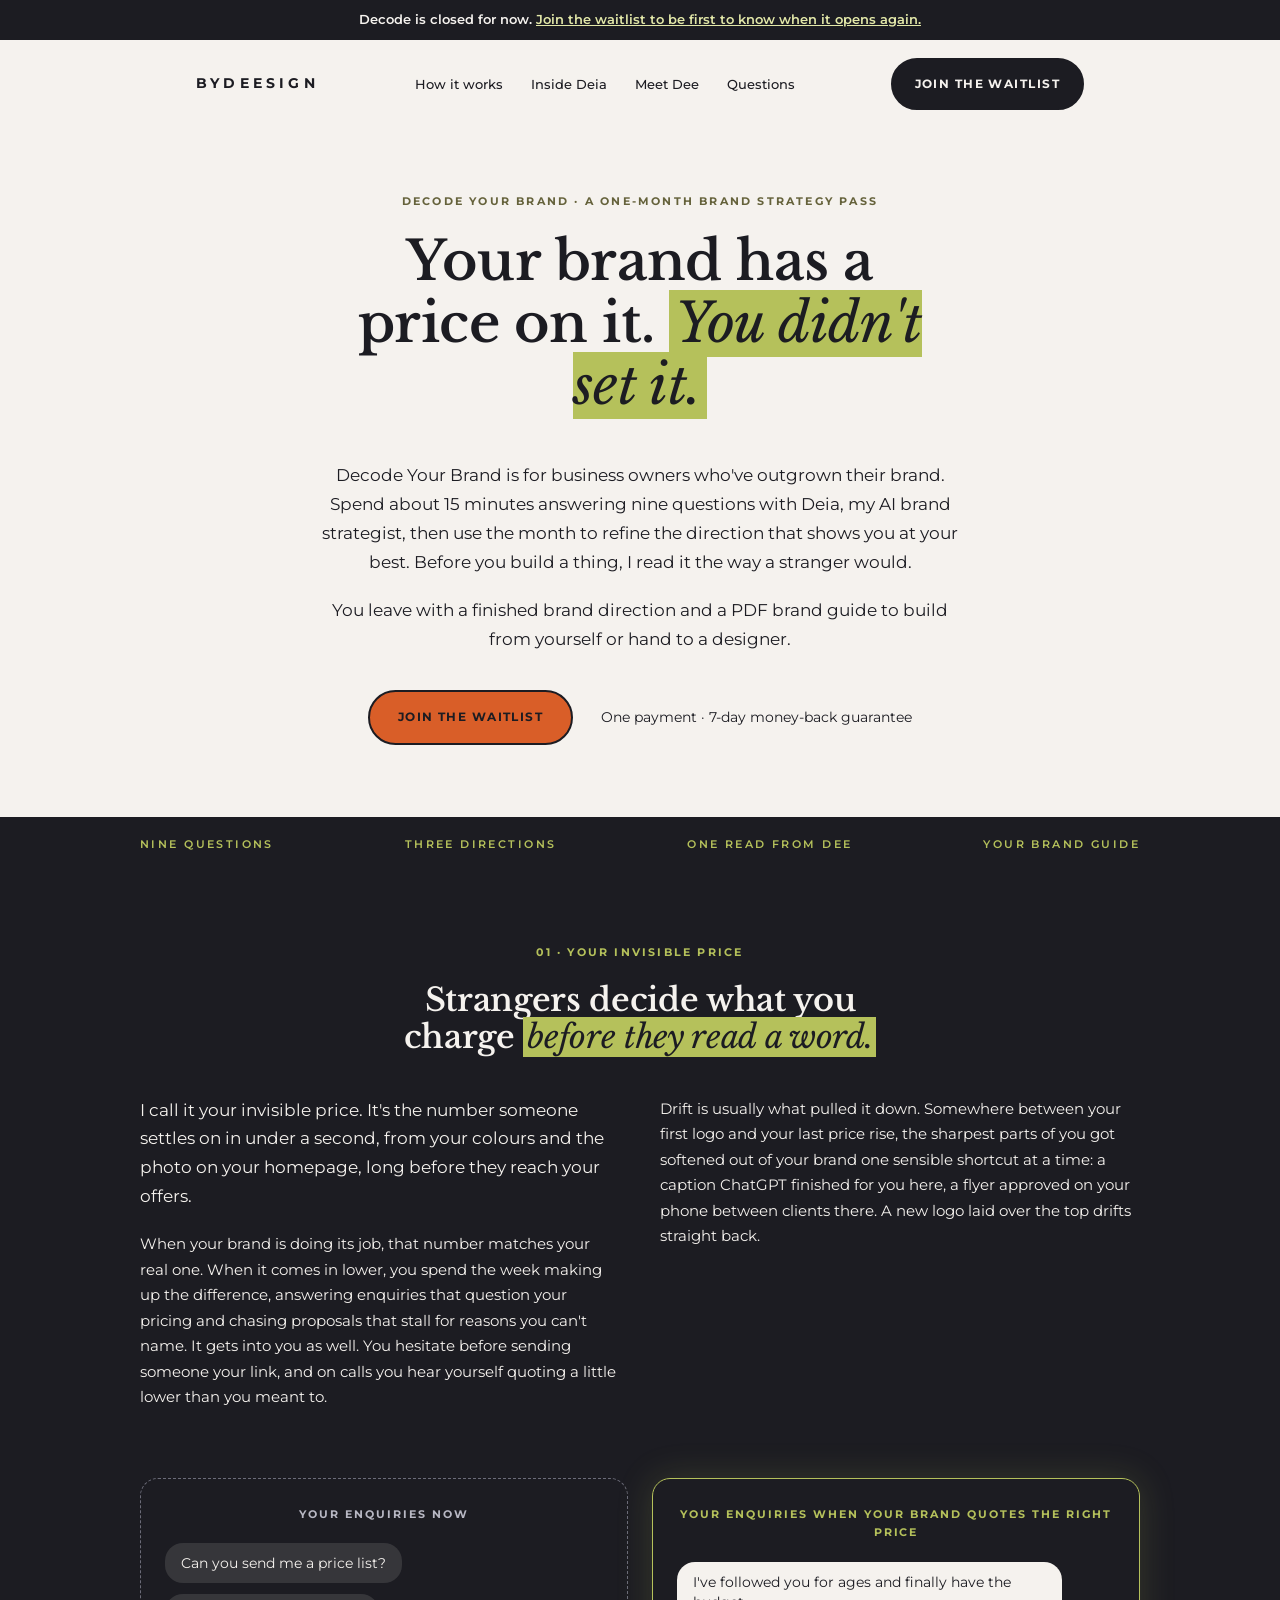
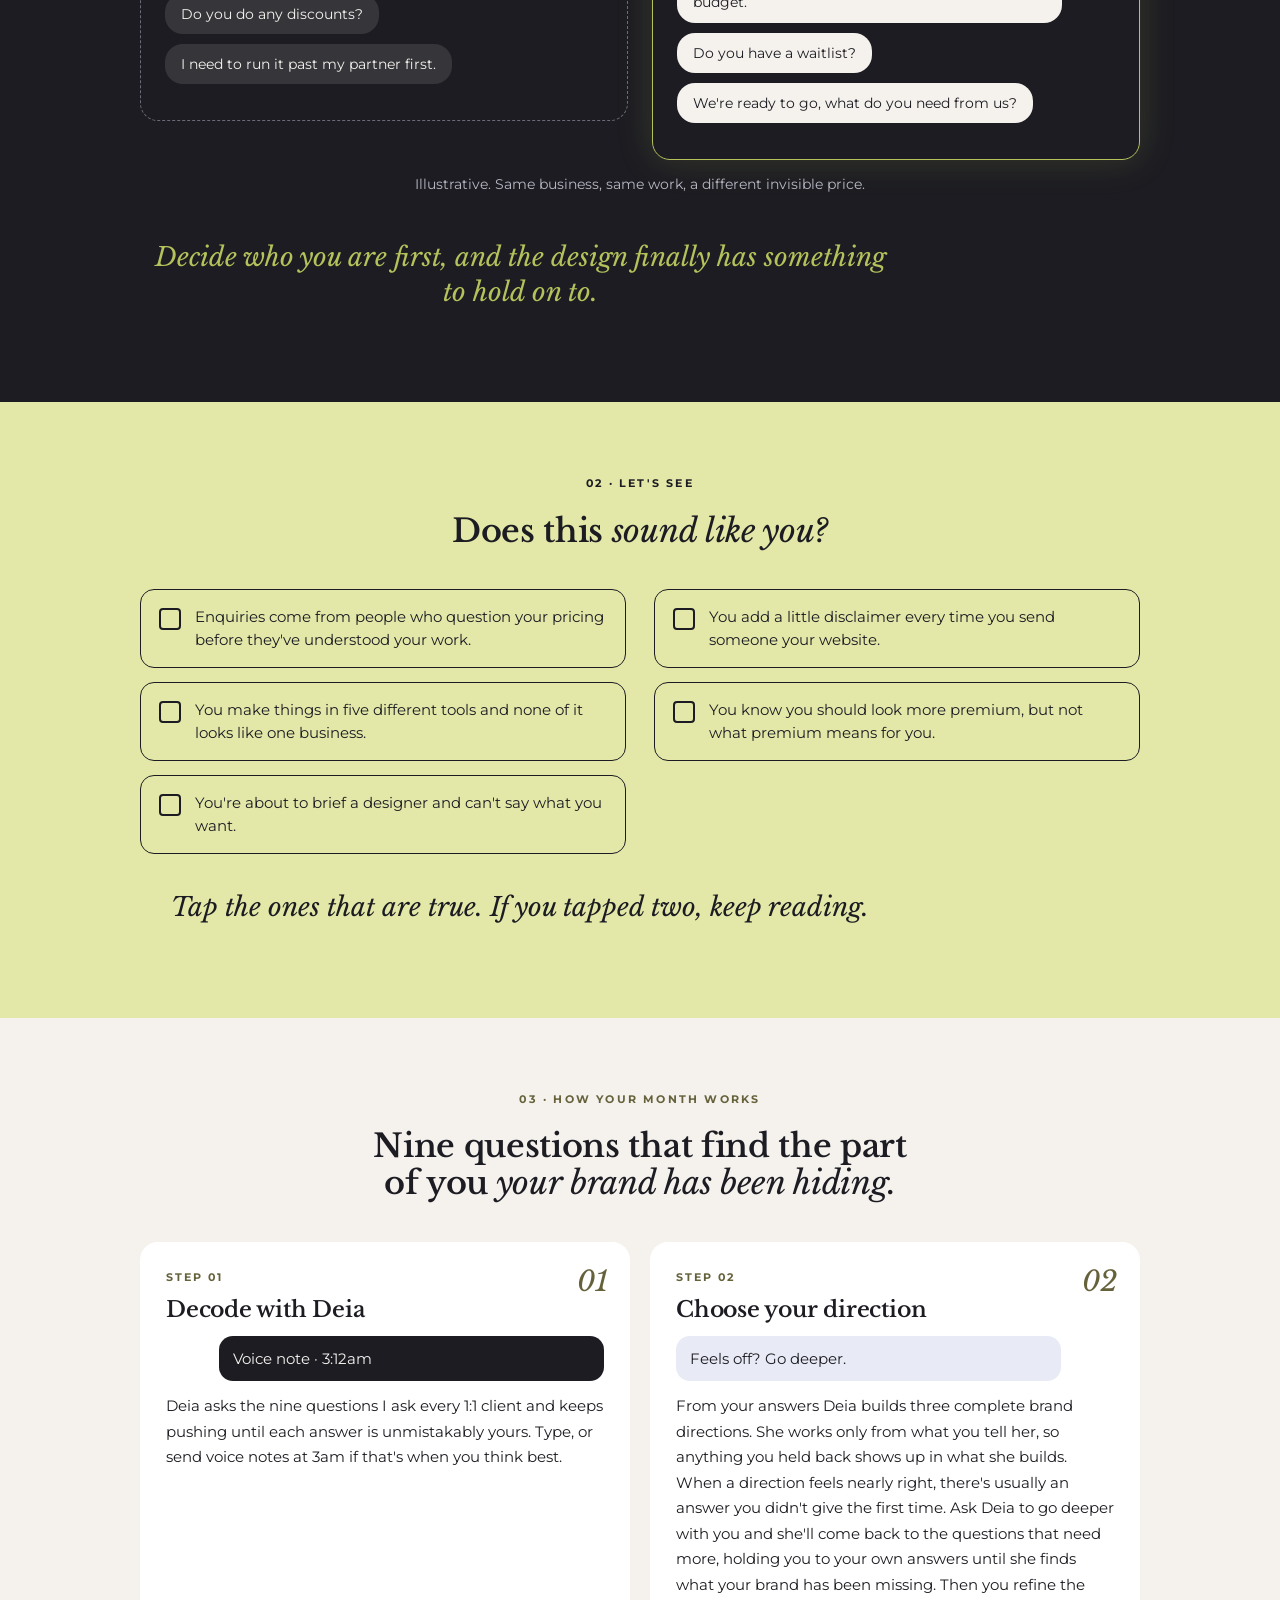
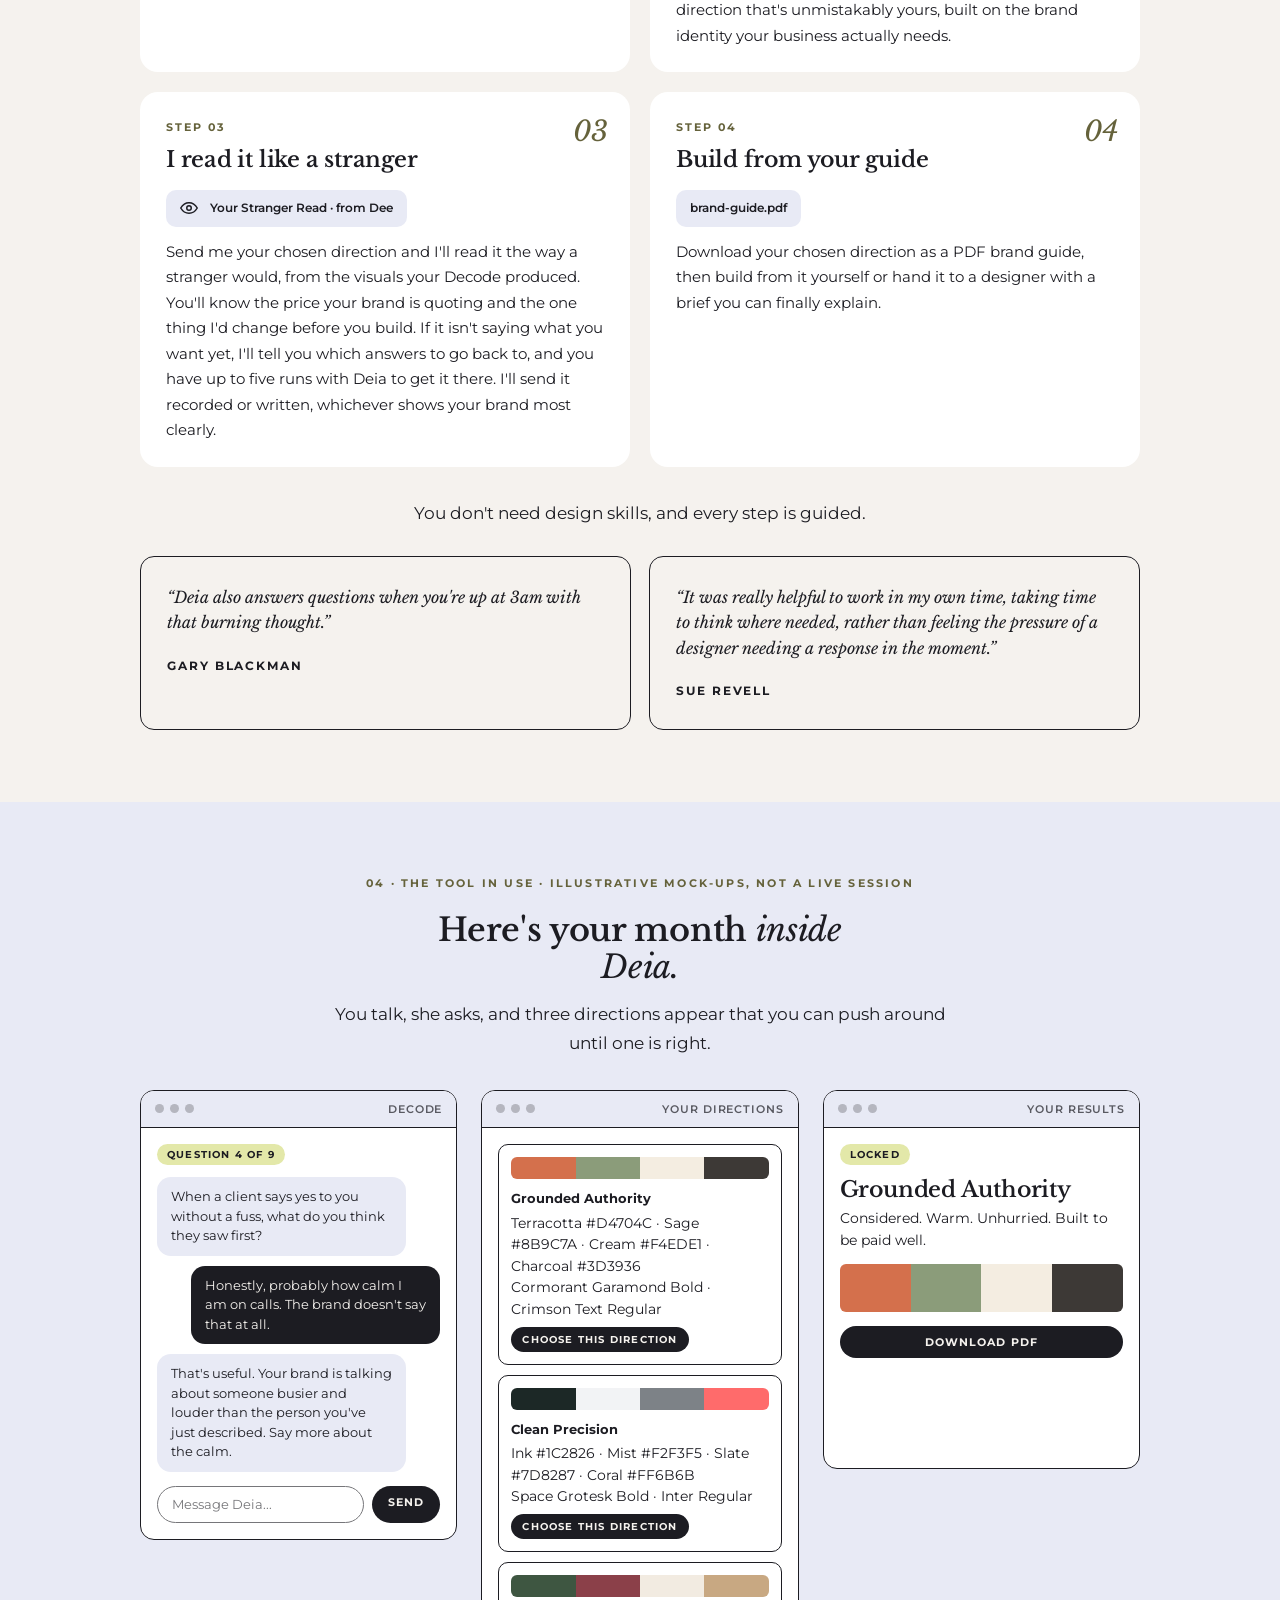
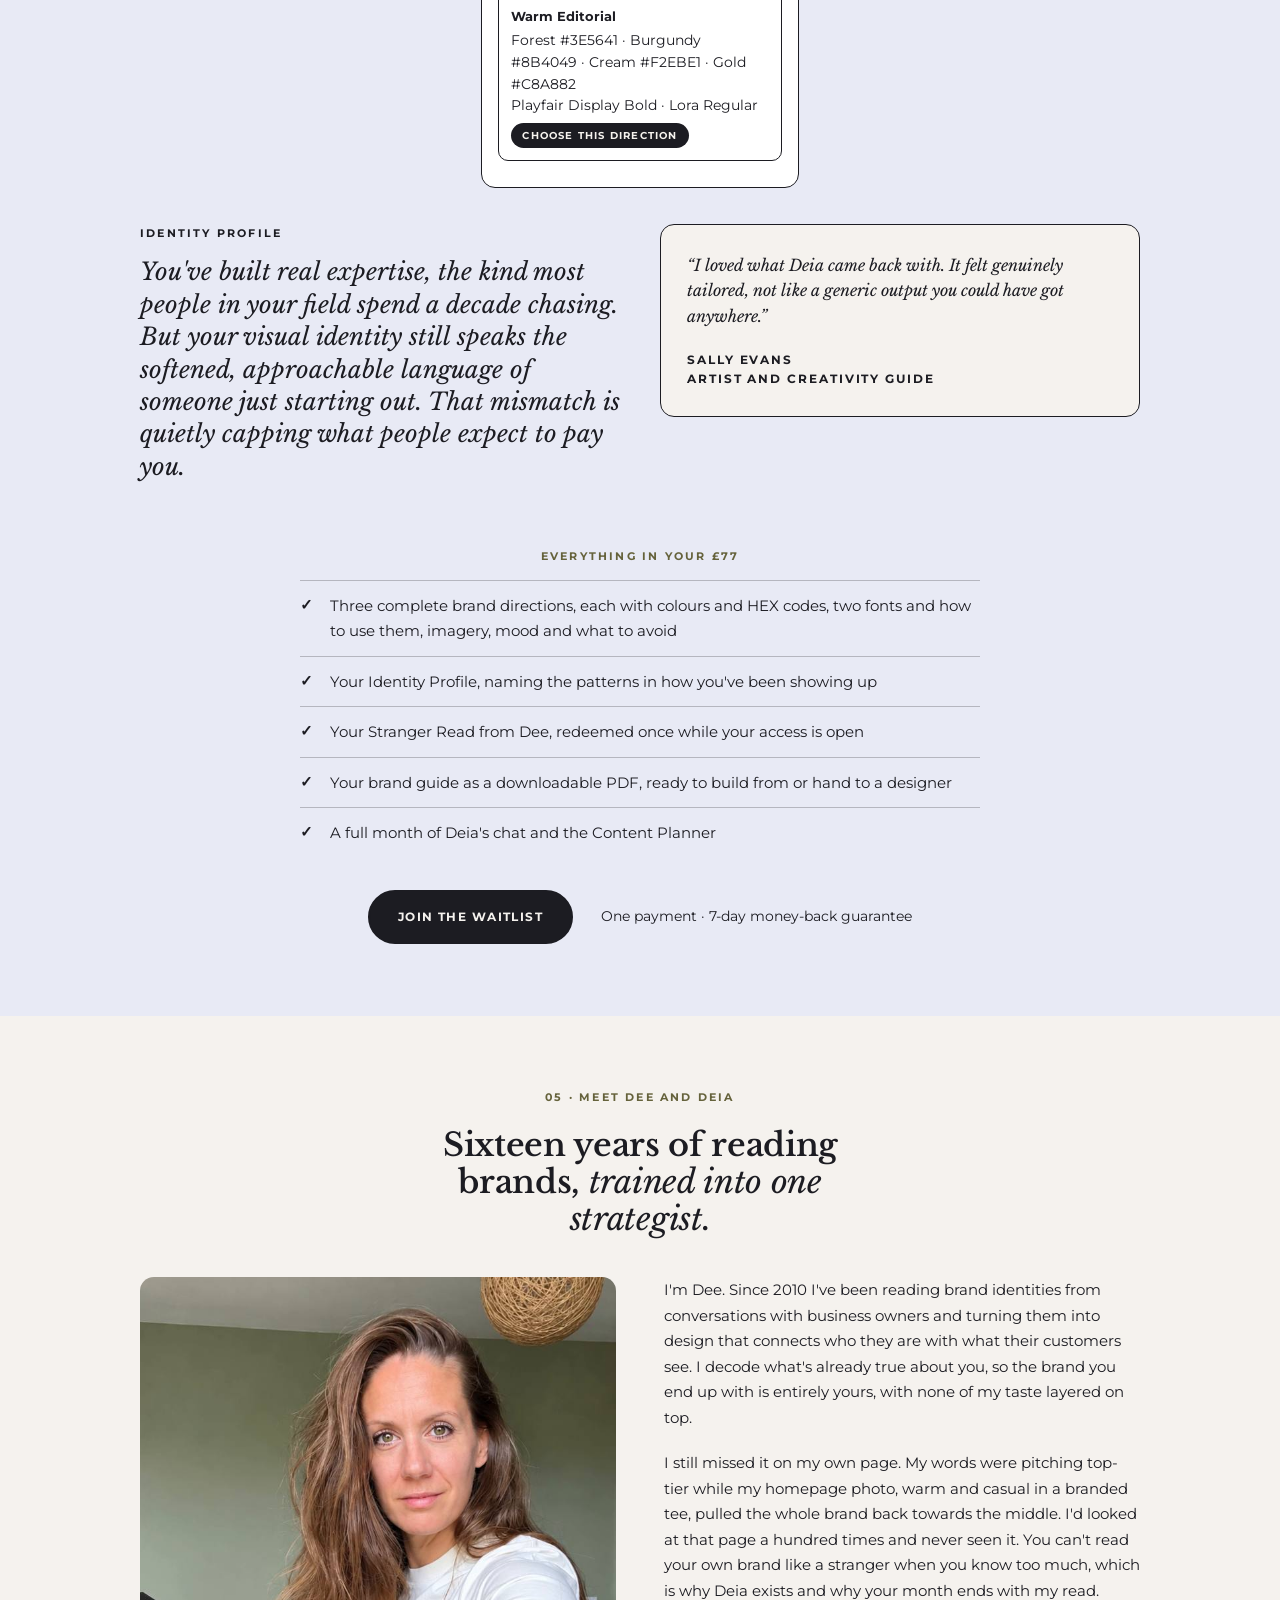
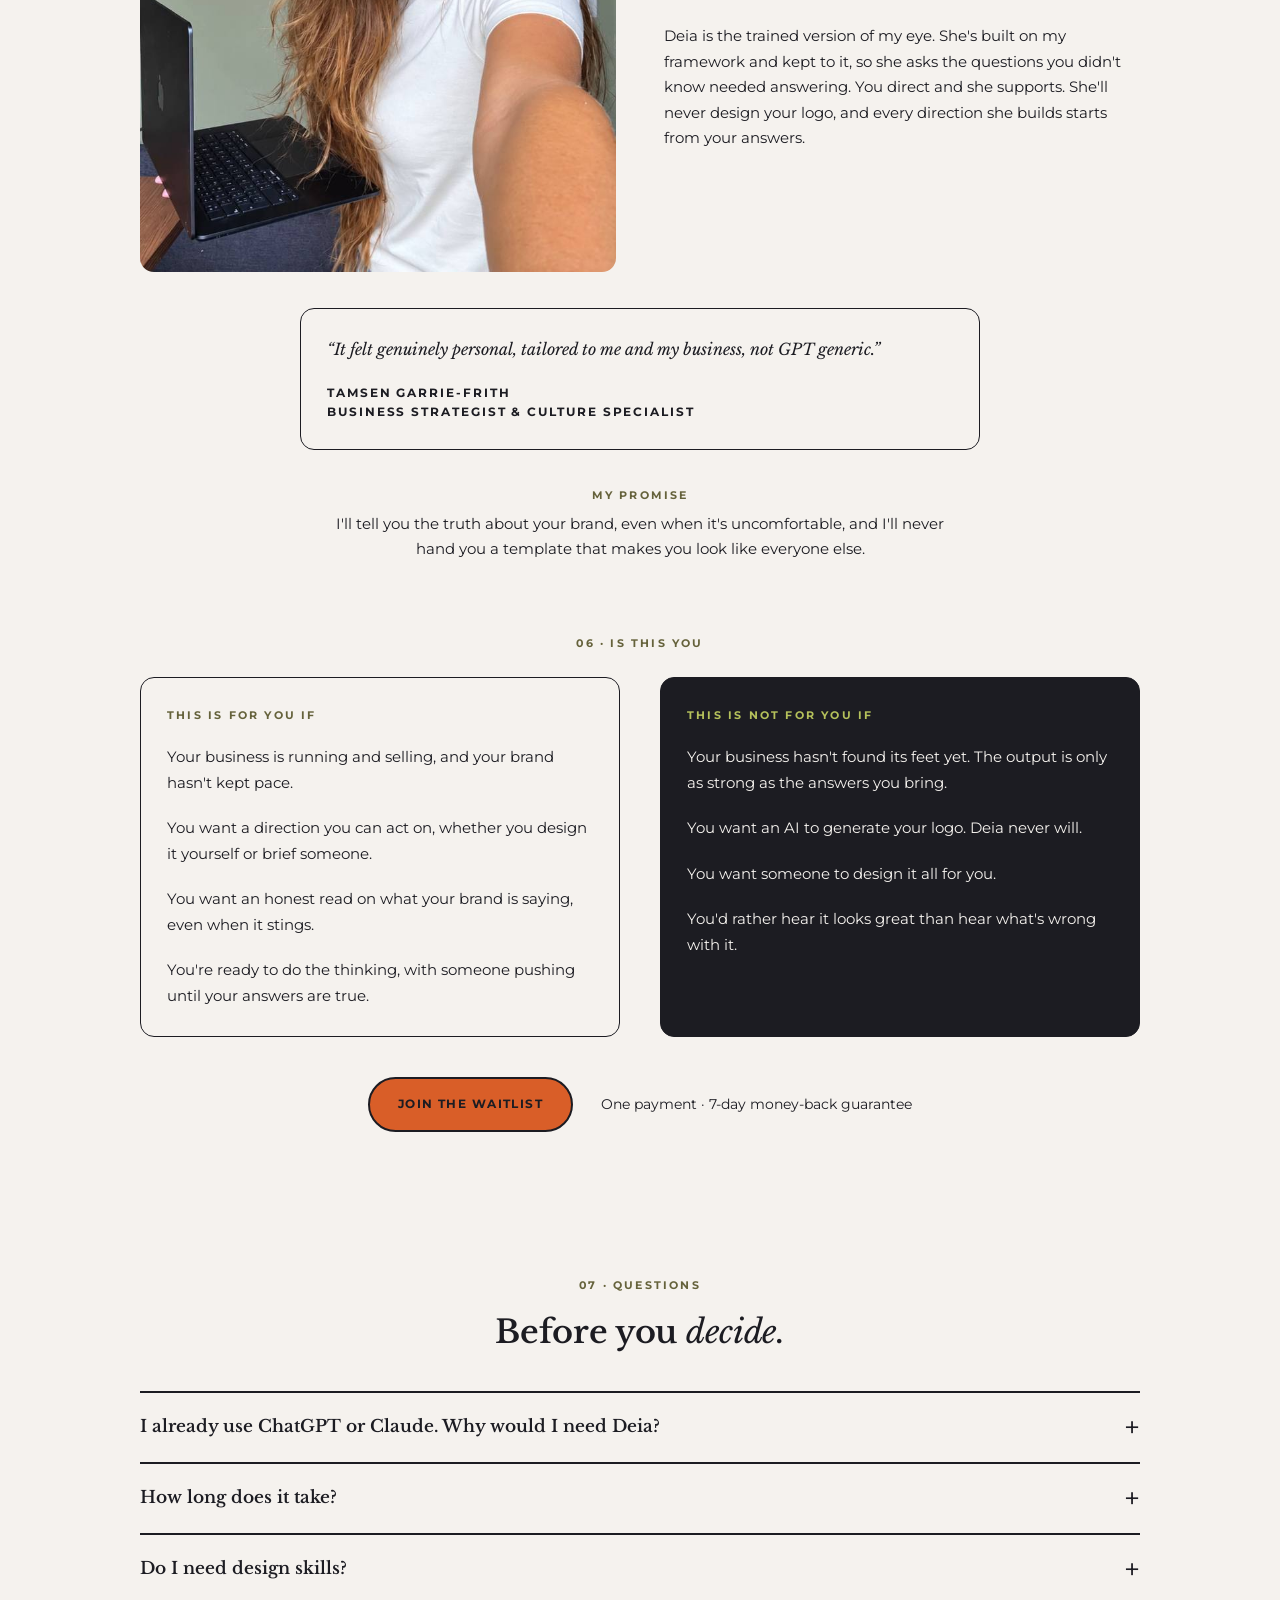
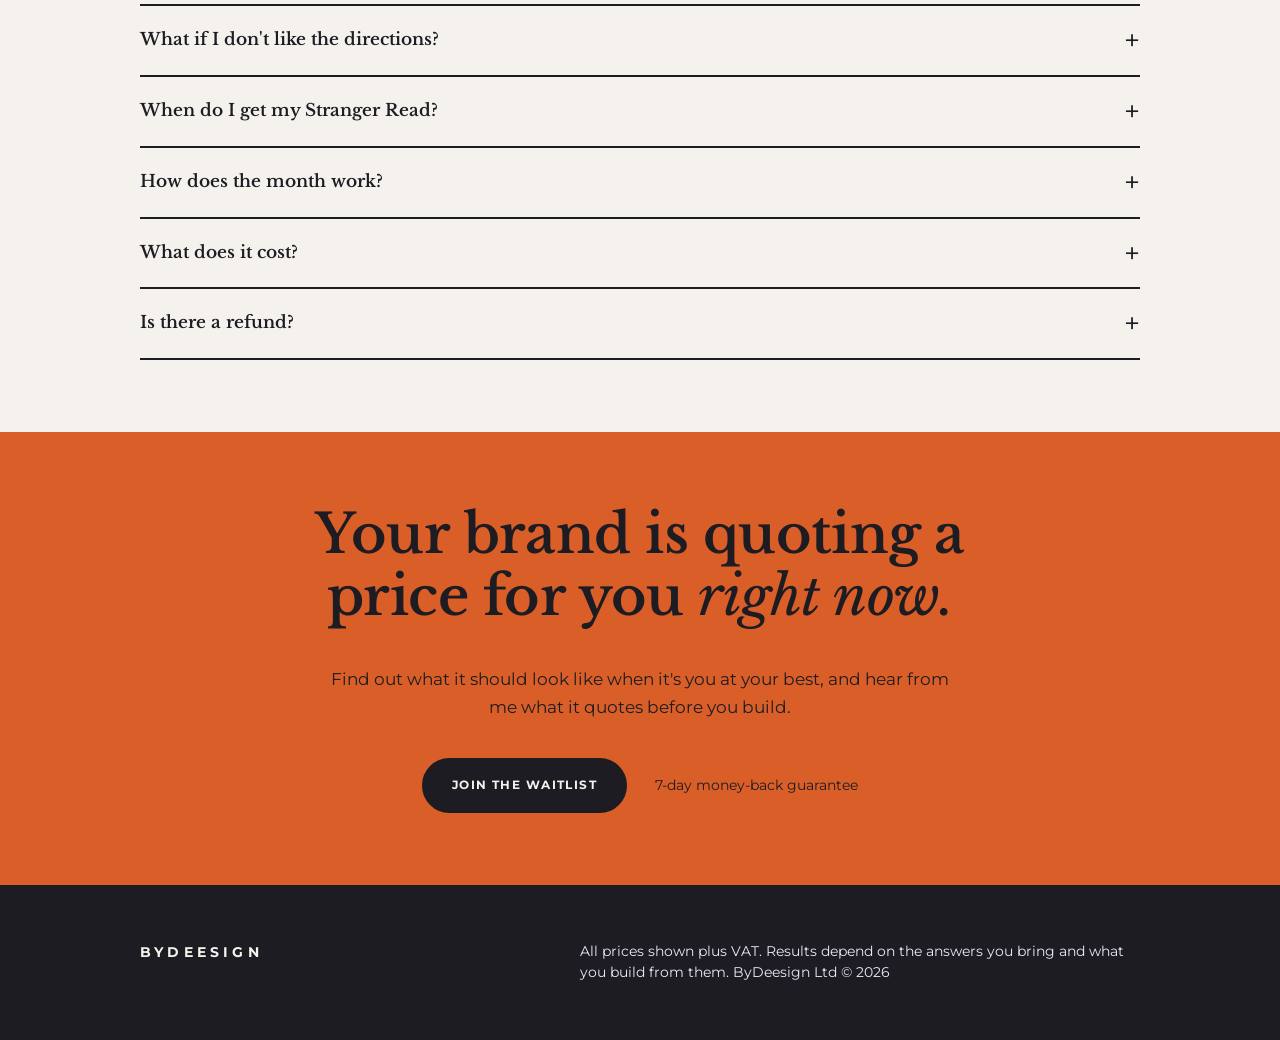
<file: decode/index.html>
<!doctype html>
<html lang="en-GB">
<head>
<meta charset="utf-8">
<meta name="viewport" content="width=device-width, initial-scale=1">
<title>Decode Your Brand | ByDeesign</title>
<meta name="description" content="A one-month brand strategy pass. Answer nine questions with Deia, choose the direction that shows you at your best, and get a read from Dee before you build a thing. £77 + VAT.">

<meta name="theme-color" content="#F5F2EE">
<link rel="canonical" href="https://start.bydeesign.com/decode/">
<meta property="og:type" content="website">
<meta property="og:url" content="https://start.bydeesign.com/decode/">
<meta property="og:title" content="Decode Your Brand | ByDeesign">
<meta property="og:description" content="A one-month brand strategy pass. Answer nine questions with Deia, choose the direction that shows you at your best, and get a read from Dee before you build a thing. £77 + VAT.">
<meta property="og:image" content="https://start.bydeesign.com/images/dee-decode.jpg">
<meta property="og:locale" content="en_GB">

<link rel="preconnect" href="https://fonts.googleapis.com">
<link rel="stylesheet" href="https://fonts.googleapis.com/css2?family=Libre+Baskerville:ital,wght@0,400;0,700;1,400&family=Montserrat:wght@400;500;600;700&display=swap">
<link rel="stylesheet" href="/decode/decode.css">
</head>
<body>
<div class="pg">

<header>
  <div class="nav">
    <a class="mark" href="/">BYDEESIGN</a>
    <nav class="links" aria-label="Page sections">
      <a href="#month">How it works</a>
      <a href="#inuse">Inside Deia</a>
      <a href="#dee">Meet Dee</a>
      <a href="#faq">Questions</a>
    </nav>
    <a class="btn dark" href="https://deia.bydeesign.com/buy/decode" data-checkout style="padding: 14px 22px;">Decode my brand</a>
  </div>
</header>

<section id="top" class="sec" style="padding-top: 64px; padding-bottom: 72px;">
  <div class="wrap ctr" style="text-align:center;">
    <span class="eyebrow" style="color: #65623B;">Decode Your Brand &middot; a one-month brand strategy pass</span>
    <h1 class="h1" style="max-width: 15ch;">Your brand has a price on it. <span class="hl">You didn't set it.</span></h1>
    <p class="lead" style="margin-top: 44px;">Decode Your Brand is for business owners who've outgrown their brand. Spend about 15 minutes answering nine questions with Deia, my AI brand strategist, then use the month to refine the direction that shows you at your best. Before you build a thing, I read it the way a stranger would.</p>
    <p class="lead">You leave with a finished brand direction and a PDF brand guide to build from yourself or hand to a designer.</p>
    <div style="display: flex; flex-wrap: wrap; gap: 16px 28px; align-items: center; justify-content: center; margin-top: 36px;">
      <a class="btn" href="https://deia.bydeesign.com/buy/decode" data-checkout>Decode my brand &middot; £77 + VAT</a>
      <span class="small">One payment &middot; 7-day money-back guarantee</span>
    </div>
  </div>
</section>

<div class="strip"><div class="wrap"><span>Nine questions</span><span>Three directions</span><span>One read from Dee</span><span>Your brand guide</span></div></div>

<section id="price" class="sec" style="background: #1C1C22; color: #F5F2EE;">
  <div class="wrap">
    <span class="eyebrow" style="color: #B5C15B;">01 &middot; Your invisible price</span>
    <h2 class="h2" style="max-width: 20ch;">Strangers decide what you charge <span class="hl">before they read a word.</span></h2>
    <div class="grid2" style="margin-top: 40px; gap: 40px;">
      <div>
        <p class="lead" style="font-size: 17px;">I call it your invisible price. It's the number someone settles on in under a second, from your colours and the photo on your homepage, long before they reach your offers.</p>
        <p>When your brand is doing its job, that number matches your real one. When it comes in lower, you spend the week making up the difference, answering enquiries that question your pricing and chasing proposals that stall for reasons you can't name. It gets into you as well. You hesitate before sending someone your link, and on calls you hear yourself quoting a little lower than you meant to.</p>
      </div>
      <div>
        <p>Drift is usually what pulled it down. Somewhere between your first logo and your last price rise, the sharpest parts of you got softened out of your brand one sensible shortcut at a time: a caption ChatGPT finished for you here, a flyer approved on your phone between clients there. A new logo laid over the top drifts straight back.</p>
      </div>
    </div>
    <div class="grid2" style="margin-top: 48px; gap: 24px; align-items: start;">
      <div class="dm now"><span class="lab" style="color:#B8B8C4;">Your enquiries now</span><span class="dmb" style="--i:0;">Can you send me a price list?</span><span class="dmb" style="--i:1;">Do you do any discounts?</span><span class="dmb" style="--i:2;">I need to run it past my partner first.</span></div>
      <div class="dm then"><span class="lab" style="color:#B5C15B;">Your enquiries when your brand quotes the right price</span><span class="dmb" style="--i:0;">I've followed you for ages and finally have the budget.</span><span class="dmb" style="--i:1;">Do you have a waitlist?</span><span class="dmb" style="--i:2;">We're ready to go, what do you need from us?</span></div>
    </div>
    <p class="small" style="margin-top: 14px; text-align:center; color:#B8B8C4;">Illustrative. Same business, same work, a different invisible price.</p>
    <p class="pull" style="margin-top: 44px; color: #B5C15B;">Decide who you are first, and the design finally has something to hold on to.</p>
  </div>
</section>

<section id="fit" class="sec" style="background: #E3E8A9;">
  <div class="wrap ctr">
    <span class="eyebrow">02 &middot; Let's see</span>
    <h2 class="h2" style="max-width: 800px;">Does this <span class="em">sound like you?</span></h2>
    <div class="grid2" style="margin-top: 40px; gap: 14px 28px;">
      <div class="tick" role="checkbox" aria-checked="false" tabindex="0"><span class="box"></span><span>Enquiries come from people who question your pricing before they've understood your work.</span></div><div class="tick" role="checkbox" aria-checked="false" tabindex="0"><span class="box"></span><span>You add a little disclaimer every time you send someone your website.</span></div><div class="tick" role="checkbox" aria-checked="false" tabindex="0"><span class="box"></span><span>You make things in five different tools and none of it looks like one business.</span></div><div class="tick" role="checkbox" aria-checked="false" tabindex="0"><span class="box"></span><span>You know you should look more premium, but not what premium means for you.</span></div><div class="tick" role="checkbox" aria-checked="false" tabindex="0"><span class="box"></span><span>You're about to brief a designer and can't say what you want.</span></div>
    </div>
    <p class="pull" id="tickmsg" style="margin-top: 36px;">Tap the ones that are true. If you tapped two, keep reading.</p>
  </div>
</section>

<section id="month" class="sec">
  <div class="wrap ctr">
    <span class="eyebrow" style="color: #65623B;">03 &middot; How your month works</span>
    <h2 class="h2" style="max-width: 24ch;">Nine questions that find the part of you <span class="em">your brand has been hiding.</span></h2>
    <div class="grid2" style="margin-top: 40px; gap: 20px; align-items: stretch;"><div class="stp"><span class="lbl">Step 01</span><span class="sn">01</span><h3 class="h3">Decode with Deia</h3><div class="bub u" style="margin:0 0 0 auto;">Voice note &middot; 3:12am</div><p>Deia asks the nine questions I ask every 1:1 client and keeps pushing until each answer is unmistakably yours. Type, or send voice notes at 3am if that's when you think best.</p></div><div class="stp"><span class="lbl">Step 02</span><span class="sn">02</span><h3 class="h3">Choose your direction</h3><div class="bub d" style="margin:0;">Feels off? Go deeper.</div><p>From your answers Deia builds three complete brand directions. She works only from what you tell her, so anything you held back shows up in what she builds. When a direction feels nearly right, there's usually an answer you didn't give the first time. Ask Deia to go deeper with you and she'll come back to the questions that need more, holding you to your own answers until she finds what your brand has been missing. Then you refine the direction that's unmistakably yours, built on the brand identity your business actually needs.</p></div><div class="stp"><span class="lbl">Step 03</span><span class="sn">03</span><h3 class="h3">I read it like a stranger</h3><div class="aud" style="border-radius:10px;padding:8px 14px;background:#E8EAF5;"><svg width="18" height="18" viewBox="0 0 24 24" fill="none" stroke="#1C1C22" stroke-width="2" stroke-linecap="round" stroke-linejoin="round" aria-hidden="true" style="flex:none;"><path d="M1 12s4-7 11-7 11 7 11 7-4 7-11 7S1 12 1 12z"/><circle cx="12" cy="12" r="3"/></svg><span class="t">Your Stranger Read &middot; from Dee</span></div><p>Send me your chosen direction and I'll read it the way a stranger would, from the visuals your Decode produced. You'll know the price your brand is quoting and the one thing I'd change before you build. If it isn't saying what you want yet, I'll tell you which answers to go back to, and you have up to five runs with Deia to get it there. I'll send it recorded or written, whichever shows your brand most clearly.</p></div><div class="stp"><span class="lbl">Step 04</span><span class="sn">04</span><h3 class="h3">Build from your guide</h3><div class="aud" style="border-radius:10px;padding:8px 14px;background:#E8EAF5;"><span class="t">brand-guide.pdf</span></div><p>Download your chosen direction as a PDF brand guide, then build from it yourself or hand it to a designer with a brief you can finally explain.</p></div></div>
    <p class="lead" style="margin-top: 32px;">You don't need design skills, and every step is guided.</p>
    <div class="grid2" style="margin-top: 28px; gap: 18px; text-align: left;">
      <div class="quote"><p>&ldquo;Deia also answers questions when you're up at 3am with that burning thought.&rdquo;</p><p class="by">Gary Blackman</p></div>
      <div class="quote"><p>&ldquo;It was really helpful to work in my own time, taking time to think where needed, rather than feeling the pressure of a designer needing a response in the moment.&rdquo;</p><p class="by">Sue Revell</p></div>
    </div>
  </div>
</section>

<section id="inuse" class="sec" style="background: #E8EAF5;">
  <div class="wrap ctr">
    <span class="eyebrow" style="color: #65623B;">04 &middot; The tool in use &middot; illustrative mock-ups, not a live session</span>
    <h2 class="h2" style="max-width: 20ch;">Here's your month <span class="em">inside Deia.</span></h2>
    <p class="lead" style="margin-top: 14px;">You talk, she asks, and three directions appear that you can push around until one is right.</p>
    <div class="vid" hidden style="margin-top: 36px;"><!-- VIDEO: unhide when Dee supplies the recording -->
      <div class="play"></div>
      <h3 class="h3" style="color:#F5F2EE;">Watch a Decode in under two minutes</h3>
      
    </div>
    <div class="grid3" style="margin-top: 32px; align-items: start;">
      <div class="win"><div class="bar"><i></i><i></i><i></i><span>DECODE</span></div><div class="body">
        <span class="tag">Question 4 of 9</span>
        <div class="bub d" style="margin-top: 12px;">When a client says yes to you without a fuss, what do you think they saw first?</div>
        <div class="bub u">Honestly, probably how calm I am on calls. The brand doesn't say that at all.</div>
        <div class="bub d">That's useful. Your brand is talking about someone busier and louder than the person you've just described. Say more about the calm.</div>
        <div class="inp"><div>Message Deia...</div><b>SEND</b></div></div></div>
      <div class="win"><div class="bar"><i></i><i></i><i></i><span>YOUR DIRECTIONS</span></div><div class="body">
        <div class="mini"><div style="display:flex;height:22px;border-radius:6px;overflow:hidden;margin:0 0 10px;"><span style="flex:1;background:#D4704C"></span><span style="flex:1;background:#8B9C7A"></span><span style="flex:1;background:#F4EDE1"></span><span style="flex:1;background:#3D3936"></span></div><b>Grounded Authority</b><p class="small" style="margin:4px 0 0;">Terracotta #D4704C &middot; Sage #8B9C7A &middot; Cream #F4EDE1 &middot; Charcoal #3D3936<br>Cormorant Garamond Bold &middot; Crimson Text Regular</p><span class="go">Choose this direction</span></div>
        <div class="mini"><div style="display:flex;height:22px;border-radius:6px;overflow:hidden;margin:0 0 10px;"><span style="flex:1;background:#1C2826"></span><span style="flex:1;background:#F2F3F5"></span><span style="flex:1;background:#7D8287"></span><span style="flex:1;background:#FF6B6B"></span></div><b>Clean Precision</b><p class="small" style="margin:4px 0 0;">Ink #1C2826 &middot; Mist #F2F3F5 &middot; Slate #7D8287 &middot; Coral #FF6B6B<br>Space Grotesk Bold &middot; Inter Regular</p><span class="go">Choose this direction</span></div>
        <div class="mini"><div style="display:flex;height:22px;border-radius:6px;overflow:hidden;margin:0 0 10px;"><span style="flex:1;background:#3E5641"></span><span style="flex:1;background:#8B4049"></span><span style="flex:1;background:#F2EBE1"></span><span style="flex:1;background:#C8A882"></span></div><b>Warm Editorial</b><p class="small" style="margin:4px 0 0;">Forest #3E5641 &middot; Burgundy #8B4049 &middot; Cream #F2EBE1 &middot; Gold #C8A882<br>Playfair Display Bold &middot; Lora Regular</p><span class="go">Choose this direction</span></div>
      </div></div>
      <div class="win"><div class="bar"><i></i><i></i><i></i><span>YOUR RESULTS</span></div><div class="body">
        <span class="tag">Locked</span>
        <h3 class="h3" style="margin: 12px 0 6px;">Grounded Authority</h3>
        <p class="small" style="margin: 0 0 12px;">Considered. Warm. Unhurried. Built to be paid well.</p>
        <div style="display:flex;height:48px;border-radius:6px;overflow:hidden;margin:0 0 10px;"><span style="flex:1;background:#D4704C"></span><span style="flex:1;background:#8B9C7A"></span><span style="flex:1;background:#F4EDE1"></span><span style="flex:1;background:#3D3936"></span></div>
        <div class="inp"><b style="width:100%;text-align:center;">DOWNLOAD PDF</b></div></div></div>
    </div>
    <div class="grid2" style="margin-top: 36px; gap: 40px; align-items: start; text-align: left;">
      <div><span class="eyebrow" style="margin-bottom: 14px; text-align:left;">Identity Profile</span><p class="pull" style="font-size: clamp(20px, 2.2vw, 24px); text-align:left; margin-left:0;">You've built real expertise, the kind most people in your field spend a decade chasing. But your visual identity still speaks the softened, approachable language of someone just starting out. That mismatch is quietly capping what people expect to pay you.</p></div>
      <div class="quote"><p>&ldquo;I loved what Deia came back with. It felt genuinely tailored, not like a generic output you could have got anywhere.&rdquo;</p><p class="by">Sally Evans<br>Artist and Creativity Guide</p></div>
    </div>
    <div style="max-width: 680px; margin: 44px auto 0; text-align: center;"><span class="eyebrow" style="color: #65623B; margin-bottom: 6px;">Everything in your £77</span><ul class="promise"><li>Three complete brand directions, each with colours and HEX codes, two fonts and how to use them, imagery, mood and what to avoid</li><li>Your Identity Profile, naming the patterns in how you've been showing up</li><li>Your Stranger Read from Dee, redeemed once while your access is open</li><li>Your brand guide as a downloadable PDF, ready to build from or hand to a designer</li><li>A full month of Deia's chat and the Content Planner</li></ul><div style="margin-top: 32px; display:flex; flex-wrap:wrap; gap:16px 28px; align-items:center; justify-content:center;"><a class="btn dark" href="https://deia.bydeesign.com/buy/decode" data-checkout>Decode my brand &middot; £77 + VAT</a><span class="small">One payment &middot; 7-day money-back guarantee</span></div></div>
  </div>
</section>

<section id="dee" class="sec">
  <div class="wrap ctr">
    <span class="eyebrow" style="color: #65623B;">05 &middot; Meet Dee and Deia</span>
    <h2 class="h2" style="max-width: 20ch;">Sixteen years of reading brands, <span class="em">trained into one strategist.</span></h2>
    <div class="grid2" style="margin-top: 40px; gap: 48px; align-items: start; text-align: left;">
      <div class="photo" style="padding:0;overflow:hidden;min-height:0;"><img src="/images/dee-decode.jpg" width="720" height="900" loading="lazy" alt="Dee Woodward, founder of ByDeesign" style="width:100%;height:100%;object-fit:cover;display:block;"></div>
      <div>
        <p>I'm Dee. Since 2010 I've been reading brand identities from conversations with business owners and turning them into design that connects who they are with what their customers see. I decode what's already true about you, so the brand you end up with is entirely yours, with none of my taste layered on top.</p>
        <p>I still missed it on my own page. My words were pitching top-tier while my homepage photo, warm and casual in a branded tee, pulled the whole brand back towards the middle. I'd looked at that page a hundred times and never seen it. You can't read your own brand like a stranger when you know too much, which is why Deia exists and why your month ends with my read.</p>
        <p>Deia is the trained version of my eye. She's built on my framework and kept to it, so she asks the questions you didn't know needed answering. You direct and she supports. She'll never design your logo, and every direction she builds starts from your answers.</p>
      </div>
    </div>
    <div style="max-width: 680px; margin: 36px auto 0; text-align: left;">
      <div class="quote"><p>&ldquo;It felt genuinely personal, tailored to me and my business, not GPT generic.&rdquo;</p><p class="by">Tamsen Garrie-Frith<br>Business Strategist &amp; Culture Specialist</p></div>
    </div>
    <div style="max-width: 640px; margin: 36px auto 0; text-align: center;">
      <span class="eyebrow" style="color: #65623B; margin-bottom: 6px;">My promise</span>
      <p style="margin: 0;">I'll tell you the truth about your brand, even when it's uncomfortable, and I'll never hand you a template that makes you look like everyone else.</p>
    </div>
  </div>
</section>

<section id="for" class="sec" style="padding-top: 0;">
  <div class="wrap ctr">
    <span class="eyebrow" style="color: #65623B;">06 &middot; Is this you</span>
    <div class="grid2" style="gap: 40px; margin-top: 24px; text-align: left;">
      <div class="card"><span class="eyebrow" style="color: #65623B; text-align:left;">This is for you if</span>
        <p>Your business is running and selling, and your brand hasn't kept pace.</p>
        <p>You want a direction you can act on, whether you design it yourself or brief someone.</p>
        <p>You want an honest read on what your brand is saying, even when it stings.</p>
        <p style="margin:0;">You're ready to do the thinking, with someone pushing until your answers are true.</p></div>
      <div class="card" style="background: #1C1C22; color: #F5F2EE;"><span class="eyebrow" style="color: #B5C15B; text-align:left;">This is not for you if</span>
        <p>Your business hasn't found its feet yet. The output is only as strong as the answers you bring.</p>
        <p>You want an AI to generate your logo. Deia never will.</p>
        <p>You want someone to design it all for you.</p>
        <p style="margin:0;">You'd rather hear it looks great than hear what's wrong with it.</p></div>
    </div>
    <div style="margin-top: 40px; display:flex; flex-wrap:wrap; gap:16px 28px; align-items:center; justify-content:center;">
      <a class="btn" href="https://deia.bydeesign.com/buy/decode" data-checkout>Decode my brand &middot; £77 + VAT</a>
      <span class="small">One payment &middot; 7-day money-back guarantee</span>
    </div>
  </div>
</section>

<section id="faq" class="sec">
  <div class="wrap ctr">
    <span class="eyebrow" style="color: #65623B;">07 &middot; Questions</span>
    <h2 class="h2" style="max-width: 800px; margin-bottom: 40px;">Before you <span class="em">decide.</span></h2>
    <div class="faq" style="text-align:left;"><details><summary>I already use ChatGPT or Claude. Why would I need Deia?</summary><p>Claude is a brilliant general tool. Deia knows only the DeBrand framework and asks what you didn't know needed answering. Plenty of people use both, with Deia setting the brand and keeping the other tool on it.</p></details><details><summary>How long does it take?</summary><p>The nine questions take about 15 minutes, and most people do them in one sitting. Your answers save if life interrupts. The rest of your month is there for refining your direction and getting my read.</p></details><details><summary>Do I need design skills?</summary><p>No. Every step is guided, and Deia explains her reasoning as she goes.</p></details><details><summary>What if I don't like the directions?</summary><p>That usually means an answer held something back. Ask Deia to go deeper and she'll return to the questions that need more from you, then rebuild from what you add. You can run the nine questions up to 5 times in your month, and only finished runs count.</p></details><details><summary>When do I get my Stranger Read?</summary><p>You get one Stranger Read. Send me your chosen direction while your Decode access is open and my read arrives within 3 working days. Send it at least 5 working days before your access ends, so you still have time to rerun the questions with Deia if my read sends you back to them.</p></details><details><summary>How does the month work?</summary><p>A sign-in link arrives by email when you buy. Your access runs until the same date next month, ending at 23:59 UK time. Afterwards your directions, Stranger Read and PDF brand guide stay on your account to view and download, and if you want to keep going, you can join DeBrand from inside Deia.</p></details><details><summary>What does it cost?</summary><p>£77 + VAT, which is £92.40 including VAT. One payment, nothing recurring.</p></details><details><summary>Is there a refund?</summary><p>Ask within 7 days and I'll refund you in full. Your access closes when the refund goes through.</p></details></div>
  </div>
</section>

<section id="final" class="sec" style="background: #D95E28;">
  <div class="wrap ctr" style="text-align:center;">
    <h2 class="h1" style="max-width: 17ch;">Your brand is quoting a price for you <span style="font-style: italic; font-weight: 400;">right now.</span></h2>
    <p class="lead" style="margin-top: 36px;">Find out what it should look like when it's you at your best, and hear from me what it quotes before you build.</p>
    <div style="display: flex; flex-wrap: wrap; gap: 16px 28px; align-items: center; justify-content: center; margin-top: 36px;">
      <a class="btn dark" href="https://deia.bydeesign.com/buy/decode" data-checkout>Decode my brand &middot; £77 + VAT</a>
      <span class="small">7-day money-back guarantee</span>
    </div>
  </div>
</section>

<footer style="background: #1C1C22; color: #F5F2EE; padding: 56px 0;">
  <div class="wrap" style="display: flex; flex-wrap: wrap; justify-content: space-between; gap: 20px;">
    <span style="font-weight: 700; letter-spacing: 0.3em; font-size: 14px;">BYDEESIGN</span>
    <span class="small" style="color: #E8EAF5; max-width: 560px;">All prices shown plus VAT. Results depend on the answers you bring and what you build from them. ByDeesign Ltd &copy; 2026</span>
  </div>
</footer>

</div>

<script>
(function () {
  var ticks = document.querySelectorAll('.tick');
  var msg = document.getElementById('tickmsg');
  function update() {
    var n = 0;
    ticks.forEach(function (t) { if (t.getAttribute('aria-checked') === 'true') n++; });
    msg.textContent = n >= 2 ? "That's a yes. Keep reading." : "Tap the ones that are true. If you tapped two, keep reading.";
  }
  ticks.forEach(function (t) {
    function toggle() {
      var on = t.getAttribute('aria-checked') === 'true';
      t.setAttribute('aria-checked', on ? 'false' : 'true');
      t.style.background = on ? 'transparent' : '#F5F2EE';
      var b = t.querySelector('.box');
      b.style.background = on ? 'transparent' : '#1C1C22';
      b.textContent = on ? '' : '\u2713';
      update();
    }
    t.addEventListener('click', toggle);
    t.addEventListener('keydown', function (e) { if (e.key === ' ' || e.key === 'Enter') { e.preventDefault(); toggle(); } });
  });
  var dms = document.querySelectorAll('.dm');
  if (!('IntersectionObserver' in window)) { dms.forEach(function (d) { d.classList.add('in'); }); return; }
  var io = new IntersectionObserver(function (es) {
    es.forEach(function (e) { if (e.isIntersecting) { e.target.classList.add('in'); io.unobserve(e.target); } });
  }, { threshold: 0.35 });
  dms.forEach(function (d) { io.observe(d); });
})();
</script>
<script>
/* Decode waitlist switch: from 22:00 GMT on 20 Nov 2026 the buy buttons become
   "Join the waitlist" and a banner shows. The deia.bydeesign.com/buy/decode
   redirect is the backstop. To reopen: remove this block. */
(function () {
  var FROM = Date.parse('2026-11-20T22:00:00Z');
  var WAITLIST = 'https://deia.bydeesign.com/waitlist';
  var done = false;
  function apply() {
    if (done || Date.now() < FROM) return;
    done = true;
    document.querySelectorAll('[data-checkout]').forEach(function (a) {
      a.textContent = 'Join the waitlist';
      a.setAttribute('href', WAITLIST);
    });
    var bar = document.createElement('div');
    bar.setAttribute('role', 'status');
    bar.style.cssText = "background:#1C1C22;color:#F5F2EE;font-family:'Montserrat',sans-serif;font-size:13px;font-weight:600;line-height:1.5;text-align:center;padding:10px 22px;";
    bar.appendChild(document.createTextNode('Decode is closed for now. '));
    var l = document.createElement('a');
    l.href = WAITLIST;
    l.textContent = 'Join the waitlist to be first to know when it opens again.';
    l.style.cssText = 'color:#E3E8A9;text-decoration:underline;';
    bar.appendChild(l);
    var pg = document.querySelector('.pg');
    pg.insertBefore(bar, pg.firstChild);
  }
  apply();
  setInterval(apply, 60000);
})();
</script>
</body>
</html>
</file>
<file: style.css>
/* Layout: simplified agency page. Light header, centred hero with one headline and one button, "pick your starting point" as three plain white rows, then a quiet about / fit / FAQ, one dark closing band. Colour is used only as small chips and one highlight. */
:root {
  color-scheme: light;
  --ink: #0C0C0C;
  --cream: #F8F3EF;
  --paper: #FFFFFF;
  --rule: #E2DBD1;
  --muted: #55524A;
  --lime-light: #E3E8A9;
  --peri-light: #B5C5EE;
  --orange: #D95E28;
  --display: 'Instrument Serif', 'Times New Roman MT Condensed', 'Times New Roman', serif;
  --caps: 'League Spartan', 'Lovelo', 'Montserrat', sans-serif;
  --body: 'Montserrat', system-ui, sans-serif;
}
* { box-sizing: border-box; }
html { scroll-behavior: smooth; }
body { margin: 0; font-family: var(--body); color: var(--ink); background: var(--cream); -webkit-font-smoothing: antialiased; }
h1, h2, h3, p, ul { margin: 0; }
a { color: inherit; }
:focus-visible { outline: 3px solid var(--ink); outline-offset: 3px; }
.wrap {
  max-width: 1200px; margin: 0 auto;
  padding-left: max(16px, env(safe-area-inset-left, 0px));
  padding-right: max(16px, env(safe-area-inset-right, 0px));
}
@media (min-width: 640px) { .wrap { padding-left: max(clamp(20px, 5vw, 56px), env(safe-area-inset-left, 0px)); padding-right: max(clamp(20px, 5vw, 56px), env(safe-area-inset-right, 0px)); } }
.narrow { max-width: 820px; margin-inline: auto; }

.eyebrow { font-family: var(--caps); font-weight: 700; font-size: 13px; letter-spacing: .14em; text-transform: uppercase; line-height: 1.5; }
.d { font-family: var(--display); font-weight: 400; text-transform: lowercase; letter-spacing: -0.025em; line-height: .92; }
.d.keep { text-transform: none; }
.caps { font-family: var(--caps); font-weight: 800; text-transform: uppercase; letter-spacing: -0.01em; line-height: .95; }
.hl { background: var(--lime-light); border-radius: .14em; padding: 0 .1em; -webkit-box-decoration-break: clone; box-decoration-break: clone; }
.btn {
  display: inline-flex; align-items: center; min-height: 48px; font-family: var(--caps); font-weight: 700; font-size: 13px; letter-spacing: .14em; text-transform: uppercase; text-decoration: none;
  background: var(--ink); color: var(--cream); border: 1.5px solid var(--ink); border-radius: 999px; padding: 14px 28px; transition: background .15s ease, color .15s ease;
}
.btn:hover { background: transparent; color: var(--ink); }
.btn.ghost { background: transparent; color: var(--ink); }
.btn.ghost:hover { background: var(--ink); color: var(--cream); }

/* HEADER */
.top { border-bottom: 1px solid var(--rule); }
.top .wrap { display: flex; justify-content: space-between; align-items: center; gap: 16px; padding-block: 20px; }
.logo { font-family: var(--caps); font-weight: 800; font-size: 22px; letter-spacing: .06em; text-transform: uppercase; text-decoration: none; line-height: 1; }
.top nav { display: flex; align-items: center; gap: 28px; }
.top nav a.link { font-family: var(--caps); font-weight: 700; font-size: 13px; letter-spacing: .14em; text-transform: uppercase; text-decoration: none; }
.top nav a.link:hover { text-decoration: underline; text-underline-offset: 6px; }
.top .btn { min-height: 44px; padding: 12px 22px; }

/* HERO */
.hero { text-align: center; padding-block: clamp(72px, 10vw, 150px) clamp(64px, 8vw, 112px); }
.hero .eyebrow { max-width: 30rem; margin: 0 auto 32px; color: var(--muted); }
.hero h1 { font-size: clamp(44px, 6.6vw, 96px); max-width: 14ch; margin-inline: auto; }
.hero .lede { font-size: clamp(15px, 1.2vw, 17px); line-height: 1.7; color: var(--muted); max-width: 600px; margin: 36px auto 0; }
.hero .btn { margin-top: 40px; }

/* STARTING POINTS */
.start { padding-bottom: clamp(72px, 9vw, 128px); }
.start-head { text-align: center; margin-bottom: clamp(32px, 5vw, 56px); }
.start-head h2 { font-size: clamp(48px, 6.4vw, 92px); }
.offers { display: grid; gap: 20px; }
.offer { background: var(--paper); border: 1px solid var(--rule); border-radius: 20px; display: grid; grid-template-columns: minmax(0, .8fr) minmax(0, 1.2fr); gap: clamp(24px, 5vw, 64px); padding: clamp(26px, 4vw, 48px); }
.chip { display: inline-flex; align-items: center; gap: 10px; font-family: var(--caps); font-weight: 700; font-size: 13px; letter-spacing: .14em; text-transform: uppercase; }
.chip::before { content: ""; width: 14px; height: 14px; border-radius: 50%; background: var(--c); }
.free { --c: var(--lime-light); } .decode { --c: var(--peri-light); } .full { --c: var(--orange); }
.offer h3 { font-family: var(--caps); font-weight: 800; text-transform: uppercase; letter-spacing: -0.01em; line-height: 1; font-size: clamp(22px, 2.9vw, 38px); margin-top: 18px; }
.price { display: flex; align-items: baseline; gap: 8px; flex-wrap: wrap; margin-top: 16px; }
.price strong { font-family: var(--caps); font-weight: 800; font-size: clamp(28px, 3vw, 40px); line-height: 1; }
.price span { font-weight: 600; font-size: 15px; color: var(--muted); }
.best { font-weight: 600; font-size: clamp(15px, 1.2vw, 16px); line-height: 1.55; margin-top: 18px; }
.offer .right { display: flex; flex-direction: column; gap: 18px; min-width: 0; font-size: clamp(15px, 1.2vw, 16px); line-height: 1.7; }
.offer ul { list-style: none; padding: 0; display: grid; gap: 0; }
.offer li { padding-block: 12px; border-top: 1px solid var(--rule); }
.offer li:last-child { border-bottom: 1px solid var(--rule); }
.fine { font-weight: 700; }
.links { display: flex; gap: 14px 24px; flex-wrap: wrap; align-items: center; margin-top: 6px; }
.links a.plain { font-weight: 700; text-underline-offset: 4px; }
.quote { border-top: 1px solid var(--rule); padding-top: 22px; }
.quote q { font-family: var(--display); font-size: clamp(30px, 3vw, 40px); line-height: .98; letter-spacing: -0.02em; text-transform: lowercase; quotes: "\201C" "\201D"; }
.quote cite { display: block; font-style: normal; font-size: 13px; font-weight: 600; letter-spacing: .03em; margin-top: 10px; color: var(--muted); }

/* ABOUT */
.about { border-top: 1px solid var(--rule); padding-top: clamp(72px, 9vw, 128px); padding-bottom: 0; }
.about-grid { display: grid; grid-template-columns: minmax(0, .7fr) minmax(0, 1.3fr); column-gap: clamp(32px, 6vw, 88px); row-gap: 32px; align-items: start; }
.about h2 { grid-column: 1; grid-row: 1; }
.about h2 { font-size: clamp(48px, 6.4vw, 92px); }
.about .text { display: grid; gap: 24px; font-size: clamp(15px, 1.2vw, 17px); line-height: 1.75; max-width: 600px; min-width: 0; }
.about .text q { font-family: var(--display); font-size: clamp(30px, 3vw, 40px); line-height: .98; letter-spacing: -0.02em; text-transform: lowercase; quotes: "\201C" "\201D"; }
.about cite { display: block; font-style: normal; font-size: 13px; font-weight: 600; letter-spacing: .03em; margin-top: 10px; color: var(--muted); }
.about .deia { border-top: 1px solid var(--rule); padding-top: 24px; }

.dee-photo { grid-column: 1; grid-row: 2; align-self: end; justify-self: start; width: 100%; max-width: 380px; height: auto; display: block; }
.about .text { grid-column: 2; grid-row: 1 / span 2; padding-bottom: clamp(72px, 9vw, 128px); }
@media (max-width: 900px) { .about .text { grid-column: 1; grid-row: 2; padding-bottom: 8px; } .dee-photo { grid-row: 3; max-width: 280px; } }

/* FIT */
.fit { background: var(--paper); border-block: 1px solid var(--rule); padding-block: clamp(72px, 9vw, 128px); }
.fit h2 { font-size: clamp(48px, 6.4vw, 92px); max-width: 15ch; }
.fit .follow { font-weight: 600; font-size: clamp(16px, 1.3vw, 18px); margin-top: 28px; color: var(--muted); }
.cols { display: grid; grid-template-columns: repeat(2, minmax(0, 1fr)); gap: clamp(32px, 6vw, 88px); margin-top: clamp(40px, 6vw, 72px); }
.col h3 { font-family: var(--caps); font-weight: 800; text-transform: uppercase; letter-spacing: -0.01em; line-height: 1; font-size: clamp(22px, 2.9vw, 38px); padding-bottom: 20px; border-bottom: 2px solid var(--ink); }
.col ul { list-style: none; padding: 0; }
.col li { padding-block: 18px; border-bottom: 1px solid var(--rule); font-size: clamp(15px, 1.2vw, 16px); line-height: 1.6; display: grid; grid-template-columns: 28px minmax(0, 1fr); gap: 12px; }
.col li::before { font-family: var(--caps); font-weight: 800; font-size: 22px; line-height: 1.2; }
.col.yes li::before { content: "+"; }
.col.no li::before { content: "\00D7"; color: var(--orange); }

/* FAQ */
.faq { padding-block: clamp(72px, 9vw, 128px); }
.faq h2 { font-size: clamp(48px, 6.4vw, 92px); margin-bottom: clamp(28px, 4vw, 48px); }
details { border-top: 1px solid var(--rule); padding-block: 24px; }
details:last-of-type { border-bottom: 1px solid var(--rule); }
summary { cursor: pointer; font-family: var(--caps); font-weight: 800; text-transform: uppercase; letter-spacing: -0.01em; line-height: 1.05; font-size: clamp(20px, 2.2vw, 30px); list-style: none; display: flex; justify-content: space-between; gap: 20px; align-items: baseline; }
summary::-webkit-details-marker { display: none; }
summary::after { content: "+"; font-size: 1.3em; line-height: 1; }
details[open] summary::after { content: "\2212"; }
details p { margin-top: 16px; font-size: clamp(15px, 1.2vw, 17px); line-height: 1.75; max-width: 600px; color: var(--muted); }

/* CLOSING */
.final { background: var(--ink); color: var(--cream); text-align: center; padding-block: clamp(72px, 9vw, 128px); }
.final h2 { font-size: clamp(50px, 7vw, 104px); max-width: 12ch; margin-inline: auto; }
.final p { font-size: clamp(16px, 1.3vw, 18px); line-height: 1.6; margin: 28px auto 0; max-width: 440px; color: #D8D3CB; }
.final .btn { margin-top: 36px; background: var(--lime-light); color: var(--ink); border-color: var(--lime-light); }
.final .btn:hover { background: transparent; color: var(--lime-light); }

/* FOOTER */
footer { background: var(--ink); color: #B9B4AB; border-top: 1px solid #2A2A2A; padding-block: 28px; }
footer .wrap { display: flex; flex-wrap: wrap; justify-content: space-between; align-items: center; gap: 12px; }
footer .logo { font-size: 17px; color: var(--cream); }
footer span { font-size: 13px; }

@media (max-width: 900px) {
  .offer, .about-grid, .cols { grid-template-columns: minmax(0, 1fr); }
  .top nav a.link { display: none; }
}
@media (max-width: 520px) {
  .logo { font-size: 18px; }
  .top .btn { padding: 10px 16px; font-size: 12px; }
}
@media (prefers-reduced-motion: reduce) { html { scroll-behavior: auto; } .btn { transition: none; } }

/* DEBRAND PAGE */
.debrand q { text-transform: none; }
.debrand .top nav { gap: 24px; }
@media (max-width: 1120px) { .debrand .top nav a.link { display: none; } }
.db-band { padding-block: clamp(72px, 9vw, 128px); }
.db-band.paper { background: var(--paper); border-block: 1px solid var(--rule); }
.db-band h2 { font-size: clamp(48px, 6.4vw, 92px); }
.prose { display: grid; gap: 22px; font-size: clamp(15px, 1.2vw, 17px); line-height: 1.75; }
.prose h2 { margin-bottom: clamp(8px, 2vw, 20px); }
.line { font-family: var(--display); font-size: clamp(30px, 3.4vw, 46px); line-height: 1.02; letter-spacing: -0.02em; }
.prose .line { margin-top: 10px; }
.say { border-top: 1px solid var(--rule); padding-top: 22px; }
.say q { font-family: var(--display); font-size: clamp(26px, 2.6vw, 36px); line-height: 1.05; letter-spacing: -0.015em; quotes: "\201C" "\201D"; }
.say cite, .about.letter cite { display: block; font-style: normal; font-size: 13px; font-weight: 600; letter-spacing: .03em; margin-top: 12px; color: var(--muted); }
.price-line { font-size: 14px; font-weight: 600; color: var(--muted); margin-top: 16px; }
.not-ready { font-size: 15px; margin-top: 10px; }
.not-ready a.plain { font-weight: 700; text-underline-offset: 4px; display: inline-block; padding-block: 12px; }

/* Hero */
.db-hero { padding-block: clamp(56px, 8vw, 120px) clamp(64px, 8vw, 112px); }
.db-hero-grid { display: grid; grid-template-columns: minmax(0, 1.45fr) minmax(0, .55fr); gap: clamp(40px, 5vw, 80px); align-items: center; }
.db-hero .eyebrow { color: var(--muted); max-width: 34rem; margin-bottom: 28px; }
.db-hero h1 { font-size: clamp(44px, 6.6vw, 96px); }
.db-hero .lede { font-size: clamp(15px, 1.2vw, 17px); line-height: 1.7; color: var(--muted); max-width: 600px; margin: 32px 0 36px; }
.db-hero .say { margin-top: 32px; max-width: 560px; }
.phone-placeholder { aspect-ratio: 9 / 19; width: 100%; max-width: 300px; justify-self: center; border: 2px dashed var(--muted); border-radius: 44px; background: var(--paper); display: flex; flex-direction: column; align-items: center; justify-content: center; gap: 12px; padding: 28px; text-align: center; font-size: 14px; font-weight: 600; line-height: 1.5; color: var(--muted); }
.phone-placeholder code { font-size: 12px; }

/* Journey */
.stages { display: grid; grid-template-columns: repeat(3, minmax(0, 1fr)); gap: 20px; margin-top: clamp(48px, 6vw, 80px); }
.stage { background: var(--paper); border: 1px solid var(--rule); border-radius: 20px; padding: clamp(26px, 3vw, 40px); display: flex; flex-direction: column; gap: 18px; font-size: clamp(15px, 1.2vw, 16px); line-height: 1.7; }
.stage h3, .again h3, .direction h3, .alt-offer h3, .price-card h3 { font-family: var(--caps); font-weight: 800; text-transform: uppercase; letter-spacing: -0.01em; line-height: 1; font-size: clamp(22px, 2.9vw, 38px); }
.stage .chip { margin-top: -6px; color: var(--muted); }
.stage .walk { border-top: 1px solid var(--rule); padding-top: 18px; margin-top: auto; }
.again { border: 1px solid var(--rule); border-radius: 20px; padding: clamp(26px, 3vw, 40px); margin-top: 20px; display: grid; grid-template-columns: minmax(0, .8fr) minmax(0, 1.2fr); gap: clamp(16px, 5vw, 64px); font-size: clamp(15px, 1.2vw, 16px); line-height: 1.7; color: var(--muted); }
.again h3 { color: var(--ink); font-size: clamp(20px, 2.2vw, 28px); }
.says { display: grid; grid-template-columns: repeat(2, minmax(0, 1fr)); gap: clamp(32px, 5vw, 64px); margin-top: clamp(48px, 6vw, 80px); }

/* What's inside */
.rows { list-style: none; padding: 0; margin: clamp(32px, 5vw, 56px) 0 0; border-bottom: 1px solid var(--rule); }
.rows li { border-top: 1px solid var(--rule); padding-block: clamp(22px, 3vw, 32px); display: grid; grid-template-columns: minmax(56px, .25fr) minmax(0, 1fr); gap: clamp(12px, 4vw, 48px); font-size: clamp(15px, 1.2vw, 17px); line-height: 1.75; }
.rows .num { font-family: var(--caps); font-weight: 800; font-size: clamp(22px, 2.9vw, 38px); line-height: 1; }
.rows h3 { font-family: var(--caps); font-weight: 800; text-transform: uppercase; letter-spacing: -0.01em; line-height: 1.05; font-size: clamp(20px, 2.2vw, 30px); margin-bottom: 10px; }
.rows p { max-width: 640px; }
.plain-rows li { display: block; }
.plain-rows p { max-width: 760px; }
.after-rows { margin-top: clamp(32px, 5vw, 56px); }

/* Your authority, decoded */
.example-note { display: inline-block; margin-top: clamp(32px, 5vw, 56px); font-size: 13px; font-weight: 700; letter-spacing: .03em; color: var(--muted); border: 1px solid var(--rule); border-radius: 999px; padding: 8px 16px; }
.directions { display: grid; grid-template-columns: repeat(3, minmax(0, 1fr)); gap: 20px; margin-top: 20px; }
.direction { background: var(--paper); border: 1px solid var(--rule); border-radius: 20px; padding: clamp(24px, 3vw, 36px); display: flex; flex-direction: column; gap: 16px; }
.direction .chip::before { display: none; }
.direction .chip { color: var(--muted); }
.direction h3 { font-size: clamp(22px, 2.4vw, 32px); }
.swatches { list-style: none; padding: 0; display: grid; gap: 10px; font-size: 15px; font-weight: 600; }
.swatches li { display: flex; align-items: center; gap: 12px; flex-wrap: wrap; }
.swatches code { font-family: var(--body); font-weight: 400; color: var(--muted); }
.sw { width: 28px; height: 28px; border-radius: 50%; background: var(--sw); box-shadow: inset 0 0 0 1px rgba(12, 12, 12, .14); flex: none; }
.fonts { border-top: 1px solid var(--rule); padding-top: 16px; margin-top: auto; font-size: 15px; line-height: 1.6; }
.profile, .mood { margin-top: clamp(40px, 5vw, 64px); max-width: 820px; }
.profile h3, .mood h3 { font-family: var(--caps); font-weight: 700; font-size: 13px; letter-spacing: .14em; text-transform: uppercase; margin-bottom: 16px; }
.profile blockquote { margin: 0; border-left: 3px solid var(--ink); padding-left: clamp(18px, 3vw, 32px); font-family: var(--display); font-size: clamp(24px, 2.4vw, 32px); line-height: 1.15; letter-spacing: -0.01em; }
.terms { list-style: none; padding: 0; display: flex; flex-wrap: wrap; gap: 10px; }
.terms li { border: 1px solid var(--ink); border-radius: 999px; padding: 8px 16px; font-size: 14px; line-height: 1.4; }
.plus { margin-top: clamp(32px, 4vw, 48px); max-width: 820px; font-size: clamp(15px, 1.2vw, 17px); line-height: 1.75; }

/* Why this exists */
.about.letter .text .line { font-size: clamp(28px, 3vw, 40px); }
.about.letter .text q { text-transform: none; }
.sign { font-family: var(--display); font-style: italic; font-size: clamp(24px, 2.4vw, 32px); line-height: 1.2; border-top: 1px solid var(--rule); padding-top: 24px; }

/* Pricing */
.price-card { margin-top: clamp(40px, 5vw, 64px); }
.price-card ul { gap: 0; }
.secondary { display: grid; grid-template-columns: minmax(0, 1.4fr) minmax(0, 1fr); gap: 20px; margin-top: 20px; }
.alt-offer { border: 1px solid var(--rule); border-radius: 20px; padding: clamp(24px, 3vw, 40px); display: flex; flex-direction: column; gap: 18px; font-size: clamp(15px, 1.2vw, 16px); line-height: 1.7; color: var(--muted); }
.alt-offer h3 { color: var(--ink); font-size: clamp(20px, 2.2vw, 28px); line-height: 1.05; }
.alt-offer .links { margin-top: auto; }

/* FAQ */
.debrand .faq { border-top: 1px solid var(--rule); }
.todo { background: var(--lime-light); color: var(--ink); font-weight: 700; padding: 0 .3em; border-radius: 4px; }

/* Final */
.debrand .final h2 { max-width: 16ch; }
.debrand .final p { max-width: 560px; }
.debrand .final .final-line { font-family: var(--display); font-size: clamp(28px, 3vw, 40px); line-height: 1.05; color: var(--cream); }
.debrand .final .price-line { font-size: 14px; margin-top: 16px; color: #B9B4AB; }

@media (max-width: 900px) {
  .db-hero-grid, .stages, .directions, .says, .secondary, .again { grid-template-columns: minmax(0, 1fr); }
  .phone-placeholder { max-width: 220px; }
}
@media (max-width: 520px) {
  .rows li { grid-template-columns: minmax(0, 1fr); gap: 8px; }
}
</file>
<file: decode/decode.css>
/* DECODE PAGE: self-contained styles, moved unchanged from the supplied decode.html */
body { margin: 0; background: #F5F2EE; }
.pg { font-family: 'Montserrat', sans-serif; color: #1C1C22; font-size: 15px; line-height: 1.7; background: #F5F2EE; }
.pg * { box-sizing: border-box; }
.pg h1, .pg h2, .pg h3 { font-family: 'Libre Baskerville', Georgia, serif; font-weight: 600; margin: 0; line-height: 1.15; letter-spacing: -0.01em; }
.pg h1, .pg h2 { text-align: center; margin-left: auto !important; margin-right: auto !important; }
.pg .eyebrow { text-align: center; }
.pg p { margin: 0 0 20px 0; }
.pg a { color: inherit; }
.wrap { max-width: 1000px; margin: 0 auto; padding: 0 56px; box-sizing: content-box; }
.sec { padding: 72px 0; }
.eyebrow { font-family: 'Montserrat', sans-serif; font-size: 11px; font-weight: 700; letter-spacing: 0.2em; text-transform: uppercase; margin-bottom: 20px; display: block; }
.h1 { font-size: clamp(32px, 5vw, 54px); }
.h2 { font-size: clamp(24px, 3vw, 32px); margin-bottom: 8px; }
.h3 { font-size: clamp(18px, 2vw, 22px); line-height: 1.3; }
.em { font-style: italic; font-weight: 400; }
.hl { background: #B5C15B; color: #1C1C22; padding: 0 0.12em; font-style: italic; font-weight: 400; }
.lead { font-size: 17px; line-height: 1.7; max-width: 640px; }
.ctr .lead { margin-left: auto; margin-right: auto; text-align: center; }
.btn { display: inline-block; font-family: 'Montserrat', sans-serif; font-weight: 700; font-size: 12px; letter-spacing: 0.12em; text-transform: uppercase; text-decoration: none; padding: 15px 28px; background: #D95E28; color: #1C1C22; border: 2px solid #1C1C22; border-radius: 999px; min-height: 44px; }
.btn:hover { background: #1C1C22; color: #F5F2EE; }
.btn.dark { background: #1C1C22; color: #F5F2EE; border-color: #1C1C22; }
.btn.dark:hover { background: #F5F2EE; color: #1C1C22; }
.btn.ghost { background: transparent; color: inherit; border-color: currentColor; }
.btn.ghost:hover { background: #F5F2EE; color: #1C1C22; }
.small { font-size: 13.5px; line-height: 1.6; }
.nav { display: flex; align-items: center; justify-content: space-between; gap: 24px; padding: 18px 56px; max-width: 1000px; margin: 0 auto; flex-wrap: wrap; }
.nav .mark { font-weight: 700; letter-spacing: 0.3em; font-size: 14px; text-decoration: none; }
.nav .links { display: flex; gap: 28px; font-size: 13px; font-weight: 500; }
.nav .links a { text-decoration: none; }
.strip { background: #1C1C22; color: #B5C15B; padding: 18px 0; font-size: 11px; font-weight: 600; letter-spacing: 0.22em; text-transform: uppercase; }
.strip .wrap { display: flex; flex-wrap: wrap; gap: 10px 44px; justify-content: space-between; }
.grid2 { display: grid; grid-template-columns: repeat(2, minmax(0, 1fr)); gap: 32px; }
.grid3 { display: grid; grid-template-columns: repeat(3, minmax(0, 1fr)); gap: 24px; }
.card { border: 1.5px solid #1C1C22; border-radius: 14px; padding: 28px 26px; background: transparent; }
.num { font-family: 'Libre Baskerville', Georgia, serif; font-style: italic; font-size: 30px; line-height: 1; display: block; margin-bottom: 14px; }
.check { display: flex; gap: 14px; align-items: flex-start; font-size: 15px; line-height: 1.5; }
.box { flex: none; width: 22px; height: 22px; border: 2px solid #1C1C22; border-radius: 4px; margin-top: 2px; }
.pull { font-family: 'Libre Baskerville', Georgia, serif; font-style: italic; font-size: clamp(20px, 2.4vw, 26px); line-height: 1.35; max-width: 760px; margin-left: auto; margin-right: auto; text-align: center; }
.swatches { display: flex; height: 64px; margin-bottom: 18px; }
.swatches span { flex: 1; display: block; }
.step { display: grid; grid-template-columns: 70px minmax(0, 1fr); gap: 20px; padding: 24px 0; border-top: 1.5px solid #1C1C22; }
.step:last-child { border-bottom: 2px solid #1C1C22; }
.photo { background: #E8EAF5; min-height: 420px; border-radius: 14px; display: flex; align-items: flex-end; padding: 22px; font-size: 11px; font-weight: 700; letter-spacing: 0.2em; text-transform: uppercase; }
.quote { background: #F5F2EE; padding: 28px 26px; border: 1.5px solid #1C1C22; border-radius: 14px; }
.quote p { font-family: 'Libre Baskerville', Georgia, serif; font-style: italic; font-size: 16px; line-height: 1.6; }
.quote .by { font-family: 'Montserrat', sans-serif; font-style: normal; font-size: 12px; font-weight: 700; letter-spacing: 0.16em; text-transform: uppercase; margin: 0; }
.cmp { width: 100%; border-collapse: collapse; font-size: 14px; }
.cmp th, .cmp td { text-align: left; padding: 18px 20px; border-top: 1px solid #5a5a5a; vertical-align: top; }
.cmp thead th { color: #B5C15B; font-size: 12px; letter-spacing: 0.2em; text-transform: uppercase; border-top: 0; }
.cmp tbody th { font-weight: 600; color: #F5F2EE; }
.faq details { border-top: 2px solid #1C1C22; padding: 0; }
.faq details:last-child { border-bottom: 2px solid #1C1C22; }
.faq summary { cursor: pointer; padding: 20px 0; font-family: 'Libre Baskerville', Georgia, serif; font-size: 17px; font-weight: 600; list-style: none; min-height: 44px; }
.faq summary::-webkit-details-marker { display: none; }
.faq summary::after { content: '+'; float: right; font-family: 'Montserrat', sans-serif; font-weight: 400; font-size: 28px; line-height: 1; }
.faq details[open] summary::after { content: '\2212'; }
.faq details p { max-width: 720px; padding-bottom: 26px; margin: 0; }
@media (max-width: 860px) {
  .sec { padding: 52px 0; }
  .wrap { padding: 0 22px; } .nav { padding: 14px 22px; }
  .nav .links { display: none; }
  .grid2, .grid3 { grid-template-columns: minmax(0, 1fr); }
  .step { grid-template-columns: minmax(0, 1fr); gap: 8px; }
  .cmp { display: block; overflow-x: auto; }
  .photo { min-height: 320px; }
  .card { padding: 28px 22px; }
}
.note { display: inline-block; background: #E3E8A9; border: 2px dashed #1C1C22; padding: 8px 12px; font-size: 13px; line-height: 1.5; margin: 0 0 16px 0; color: #1C1C22; }
.note b { letter-spacing: 0.14em; text-transform: uppercase; font-size: 11px; margin-right: 8px; }
.win { background: #fff; border: 1.5px solid #1C1C22; border-radius: 14px; overflow: hidden; font-size: 13px; line-height: 1.5; text-align: left; }
.win .bar { display: flex; align-items: center; gap: 6px; padding: 10px 14px; background: #E8EAF5; border-bottom: 1.5px solid #1C1C22; font-size: 11px; font-weight: 600; letter-spacing: 0.08em; }
.win .bar i { width: 9px; height: 9px; border-radius: 50%; background: #1C1C22; opacity: 0.25; display: block; }
.win .bar span { margin-left: auto; opacity: 0.7; }
.win .body { padding: 16px; min-height: 340px; }
.bub { padding: 10px 14px; border-radius: 14px; margin-bottom: 10px; max-width: 88%; }
.bub.d { background: #E8EAF5; }
.bub.u { background: #1C1C22; color: #F5F2EE; margin-left: auto; }
.inp { display: flex; gap: 8px; margin-top: 14px; }
.inp div { flex: 1; border: 1.5px solid #1C1C22; border-radius: 999px; padding: 8px 14px; opacity: 0.6; }
.inp b { background: #1C1C22; color: #F5F2EE; border-radius: 999px; padding: 8px 16px; font-size: 11px; letter-spacing: 0.1em; }
.mini { border: 1.5px solid #1C1C22; border-radius: 10px; padding: 12px; margin-bottom: 10px; }
.mini .sw { display: flex; height: 22px; border-radius: 4px; overflow: hidden; margin-bottom: 8px; }
.mini .sw span { flex: 1; display: block; }
.mini .go { display: inline-block; margin-top: 6px; font-size: 10px; font-weight: 700; letter-spacing: 0.12em; text-transform: uppercase; background: #1C1C22; color: #F5F2EE; padding: 5px 11px; border-radius: 999px; }
.tabs { display: flex; gap: 14px; font-size: 11px; font-weight: 700; letter-spacing: 0.1em; text-transform: uppercase; border-bottom: 1.5px solid #1C1C22; margin-bottom: 14px; }
.tabs span { padding-bottom: 8px; opacity: 0.5; }
.tabs span.on { opacity: 1; border-bottom: 3px solid #D95E28; margin-bottom: -1.5px; }
.tag { display: inline-block; font-size: 10px; font-weight: 700; letter-spacing: 0.12em; text-transform: uppercase; background: #E3E8A9; border-radius: 999px; padding: 3px 10px; }
.vid { background: #1C1C22; color: #F5F2EE; border-radius: 14px; min-height: 300px; display: flex; flex-direction: column; align-items: center; justify-content: center; gap: 16px; text-align: center; padding: 32px; }
.play { width: 64px; height: 64px; border-radius: 50%; background: #D95E28; display: flex; align-items: center; justify-content: center; }
.play::after { content: ''; border-left: 18px solid #1C1C22; border-top: 11px solid transparent; border-bottom: 11px solid transparent; margin-left: 5px; }
@media (max-width: 860px) { .win .body { min-height: 0; } }
.tick { display: flex; gap: 14px; align-items: flex-start; padding: 16px 18px; border-radius: 14px; border: 1.5px solid #1C1C22; cursor: pointer; font-size: 15px; line-height: 1.5; min-height: 44px; text-align: left; }
.tick .box { display: flex; align-items: center; justify-content: center; font-size: 14px; font-weight: 700; color: #F5F2EE; }
.dm { border-radius: 18px; padding: 26px 24px; }
.dm .lab { display: block; font-size: 11px; font-weight: 700; letter-spacing: 0.18em; text-transform: uppercase; text-align: center; margin-bottom: 20px; }
.dmb { display: block; width: fit-content; max-width: 88%; padding: 10px 16px; border-radius: 18px; margin: 0 0 10px; font-size: 14px; line-height: 1.45; text-align: left; }
.dmb.r { margin-left: auto; }
.dm.now { border: 1.5px dashed #6b6b78; }
.dm.now .dmb { background: rgba(245,242,238,0.12); color: #F5F2EE; }
.dm.then { border: 1.5px solid #B5C15B; box-shadow: 0 0 36px rgba(181,193,91,0.18); }
.dm.then .dmb { background: #F5F2EE; color: #1C1C22; }
.dm.then .dmb.r { background: #B5C15B; }
.stp { background: #fff; border-radius: 18px; padding: 26px 26px 24px; position: relative; text-align: left; }
.stp .lbl { display: block; font-size: 11px; font-weight: 700; letter-spacing: 0.18em; text-transform: uppercase; color: #65623B; margin-bottom: 10px; }
.stp .sn { position: absolute; right: 22px; top: 16px; font-family: 'Libre Baskerville', Georgia, serif; font-style: italic; font-size: 28px; color: #65623B; }
.stp h3 { margin: 0 0 14px; max-width: 85%; }
.stp p { margin: 12px 0 0; }
.aud { display: flex; align-items: center; gap: 12px; background: #fff; border-radius: 999px; padding: 8px 16px 8px 8px; margin-top: 18px; width: fit-content; max-width: 100%; }
.stp .aud { background: #E8EAF5; }
.aud .pl { width: 30px; height: 30px; border-radius: 50%; background: #1C1C22; display: flex; align-items: center; justify-content: center; flex: none; }
.aud .pl::after { content: ''; border-left: 9px solid #F5F2EE; border-top: 6px solid transparent; border-bottom: 6px solid transparent; margin-left: 2px; }
.aud .wv { display: flex; align-items: center; gap: 2px; height: 22px; }
.aud .wv i { display: block; width: 3px; background: #1C1C22; border-radius: 2px; }
.aud span.t { font-size: 12px; font-weight: 600; }
.ptag { display: inline-block; font-size: 10px; font-weight: 700; letter-spacing: 0.14em; text-transform: uppercase; background: #B5C15B; color: #1C1C22; border-radius: 999px; padding: 4px 12px; margin-bottom: 12px; }
.chip { background: #fff; border-radius: 18px; padding: 22px 24px; text-align: left; }
.chip p { font-family: 'Libre Baskerville', Georgia, serif; font-style: italic; font-size: 15.5px; line-height: 1.55; margin: 0 0 12px; }
.chip b { font-size: 11px; letter-spacing: 0.16em; text-transform: uppercase; }
.promise { text-align: left; list-style: none; padding: 0; margin: 14px 0 0; }
.promise li { padding: 12px 0 12px 30px; position: relative; border-top: 1px solid rgba(28,28,34,0.25); }
.promise li::before { content: '\2713'; position: absolute; left: 0; top: 11px; font-weight: 700; }
.dmb { opacity: 0; transform: translateY(14px) scale(0.94); transform-origin: left bottom; }
.dm.in .dmb { animation: dmpop 0.45s cubic-bezier(0.2, 0.8, 0.3, 1.2) forwards; animation-delay: calc(var(--i) * 0.9s); }
@keyframes dmpop { 0% { opacity: 0; transform: translateY(14px) scale(0.94); } 100% { opacity: 1; transform: translateY(0) scale(1); } }
@media (prefers-reduced-motion: reduce) { .dmb { opacity: 1; transform: none; } .dm.in .dmb { animation: none; } }
.vid[hidden] { display: none; }
</file>
